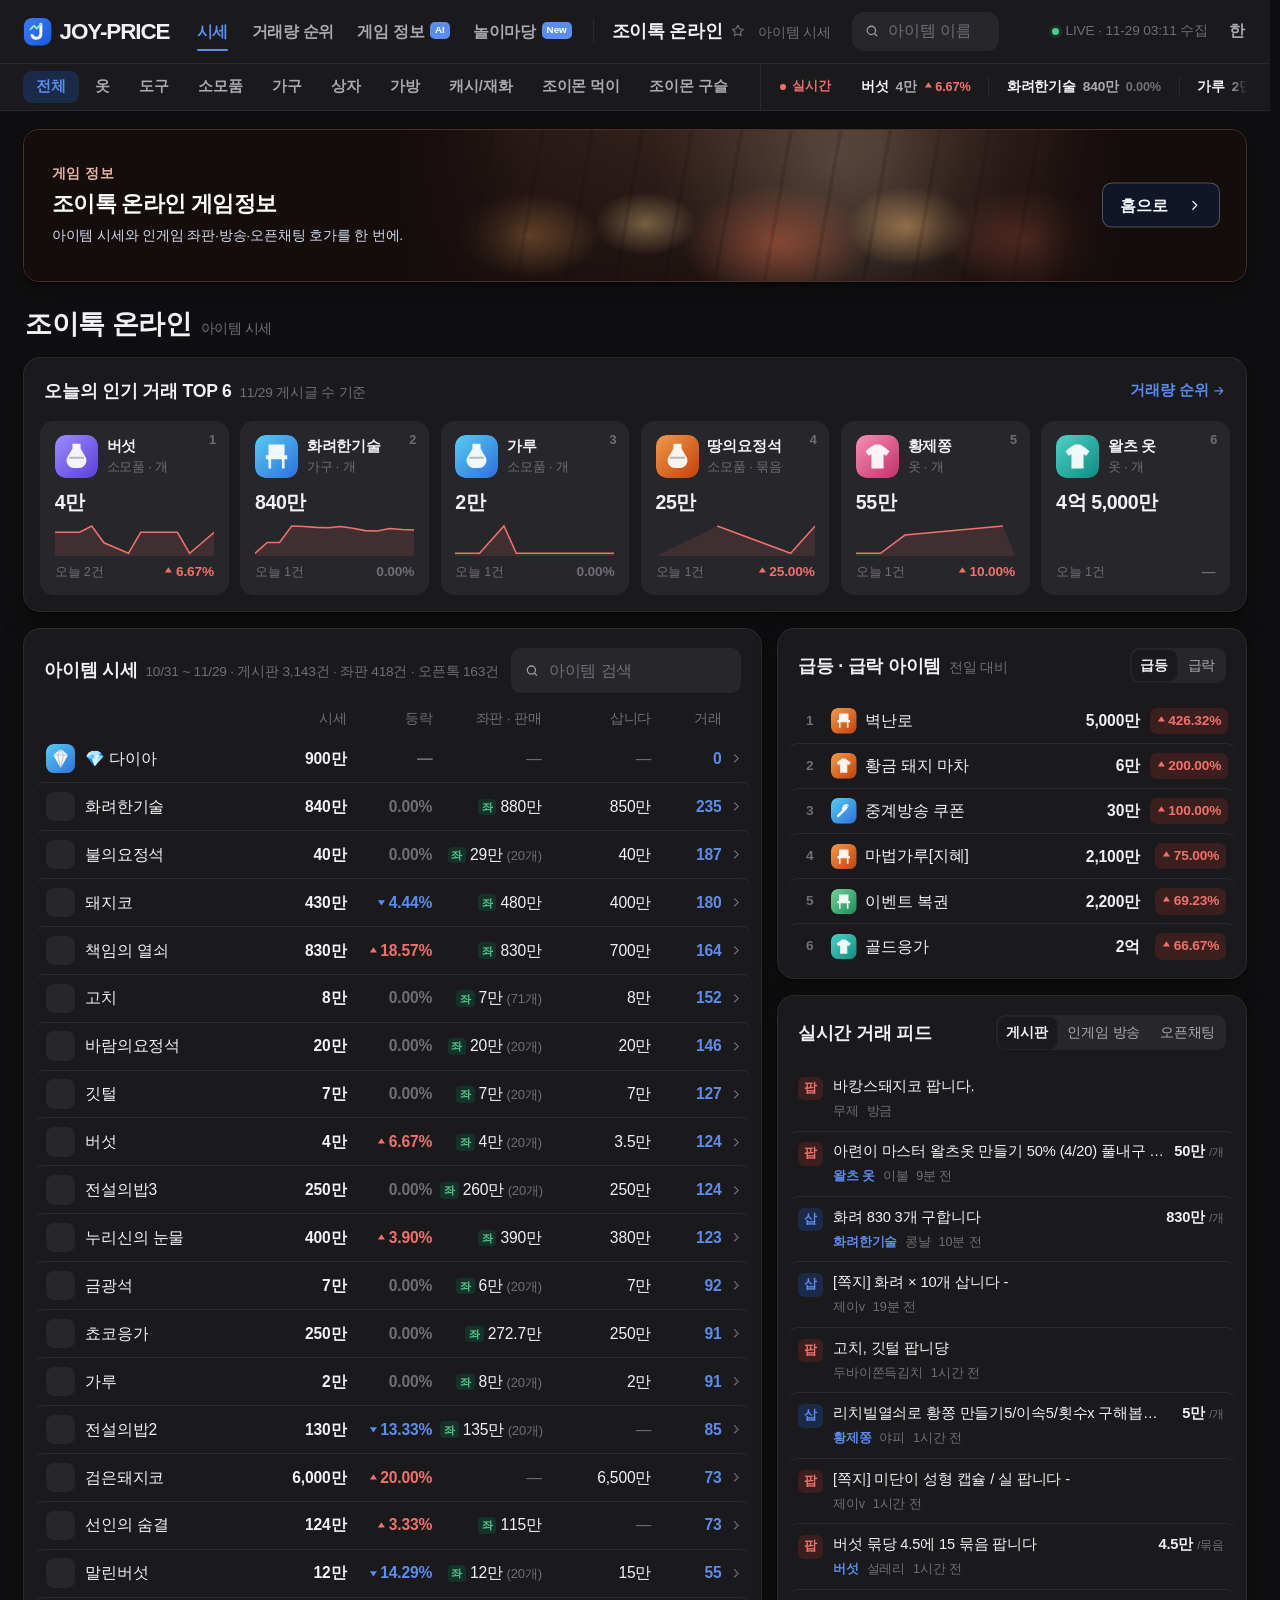
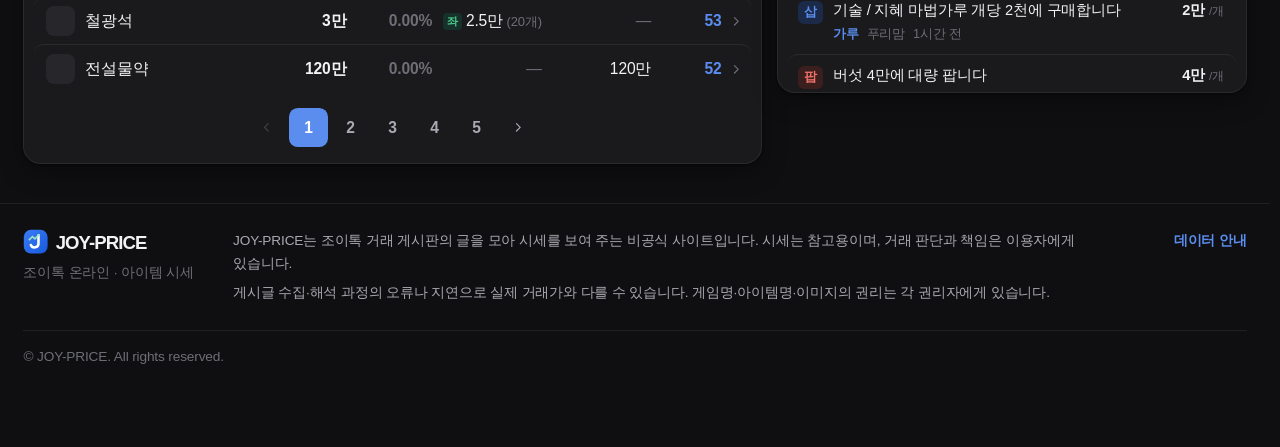
<file: index.html>
<!doctype html>
<html lang="ko" data-theme="dark">
<head>
<meta charset="UTF-8">
<meta name="viewport" content="width=device-width, initial-scale=1">
<meta name="color-scheme" content="dark light">
<title>조이톡 온라인 아이템 시세 | JOY-PRICE</title>
<meta name="description" content="조이톡 온라인 아이템 시세는 JOY-PRICE. 아이템별 시세·차트와 거래 게시글을 확인하세요.">
<link rel="icon" href="/favicon.svg" type="image/svg+xml">
<script>(function(){var r=document.documentElement;try{var t=localStorage.getItem('joyprice-theme');r.setAttribute('data-theme',t==='light'?'light':'dark');var f=Number(localStorage.getItem('joyprice-font'));var p=[85,100,115].indexOf(f)>=0?f:100;r.style.zoom=String(p*9775/1e6);}catch(e){}})();</script>
  <script type="module" crossorigin src="/assets/main-BzlOq3r5.js"></script>
  <link rel="modulepreload" crossorigin href="/assets/shell-Bnmi2tW6.js">
  <link rel="stylesheet" crossorigin href="/assets/shell-D5l5lkWN.css">
</head>
<body>
<div id="app"></div>
</body>
</html>
</file>
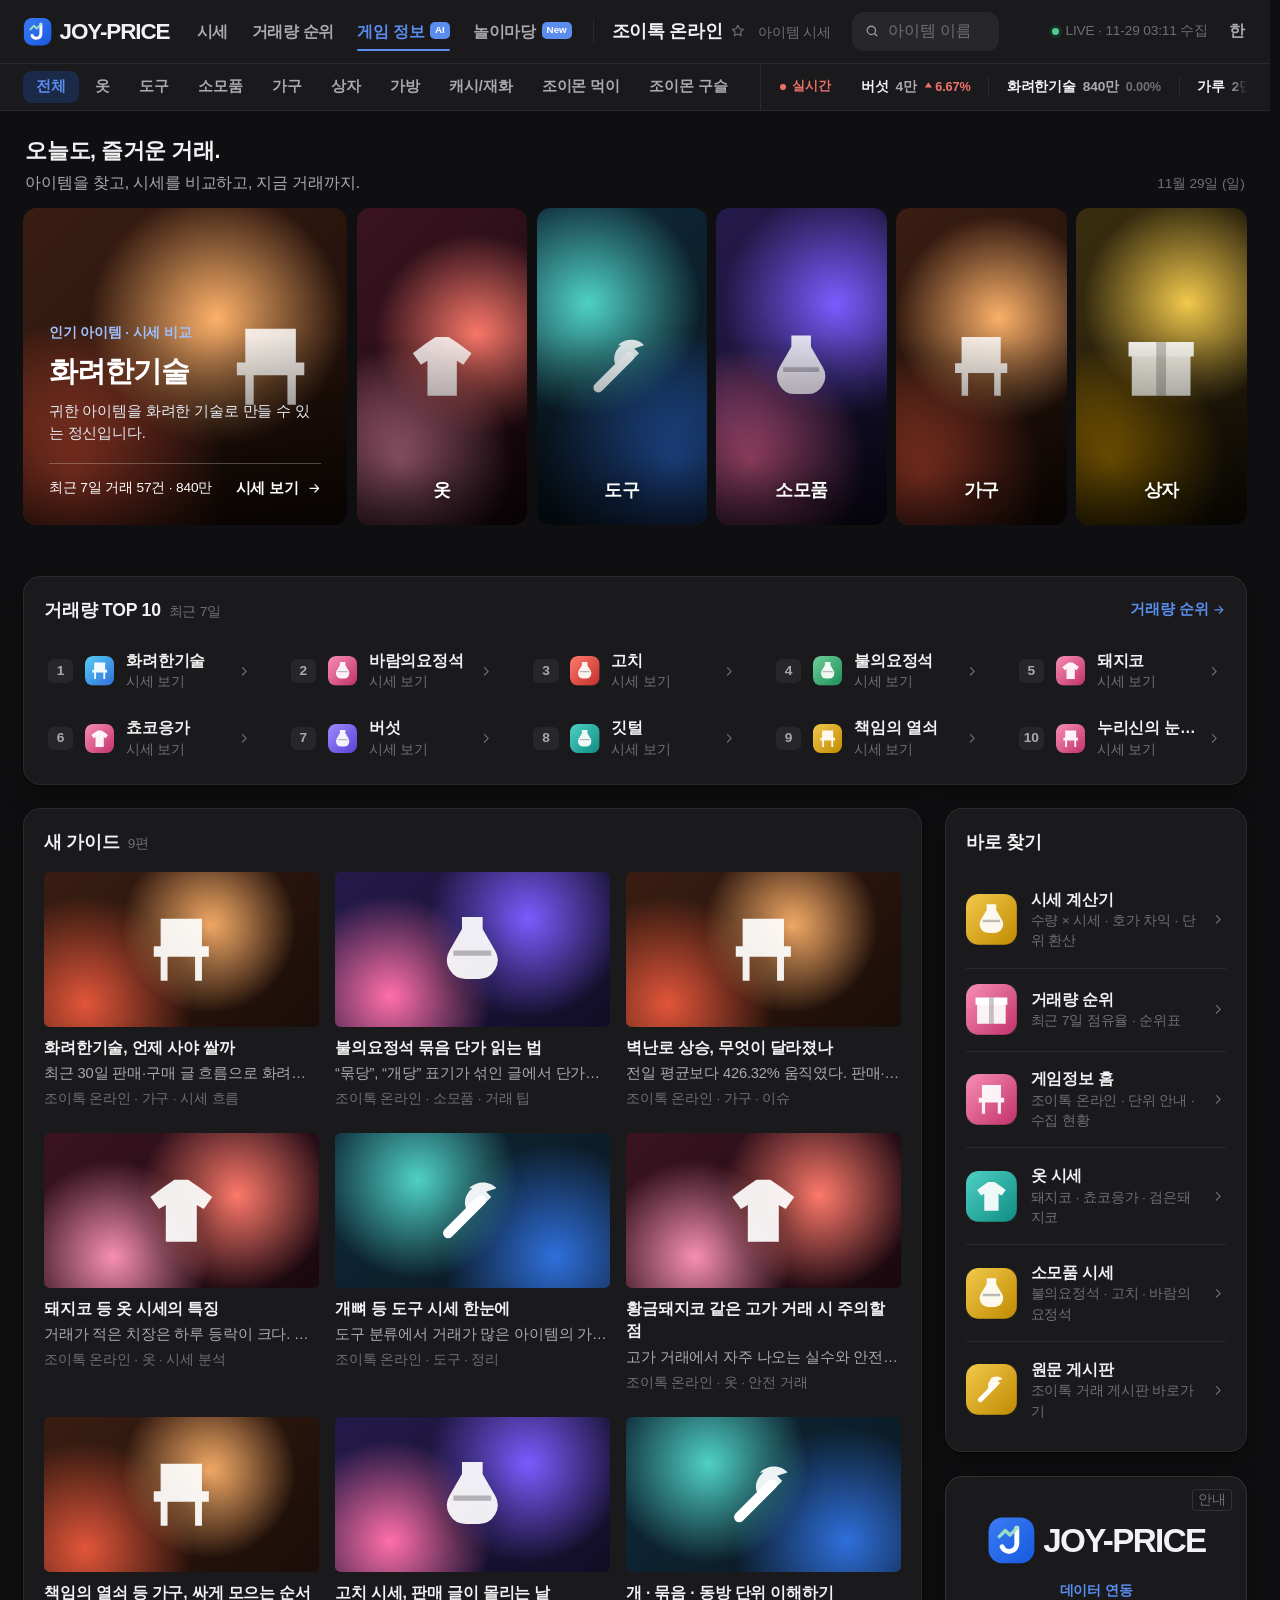
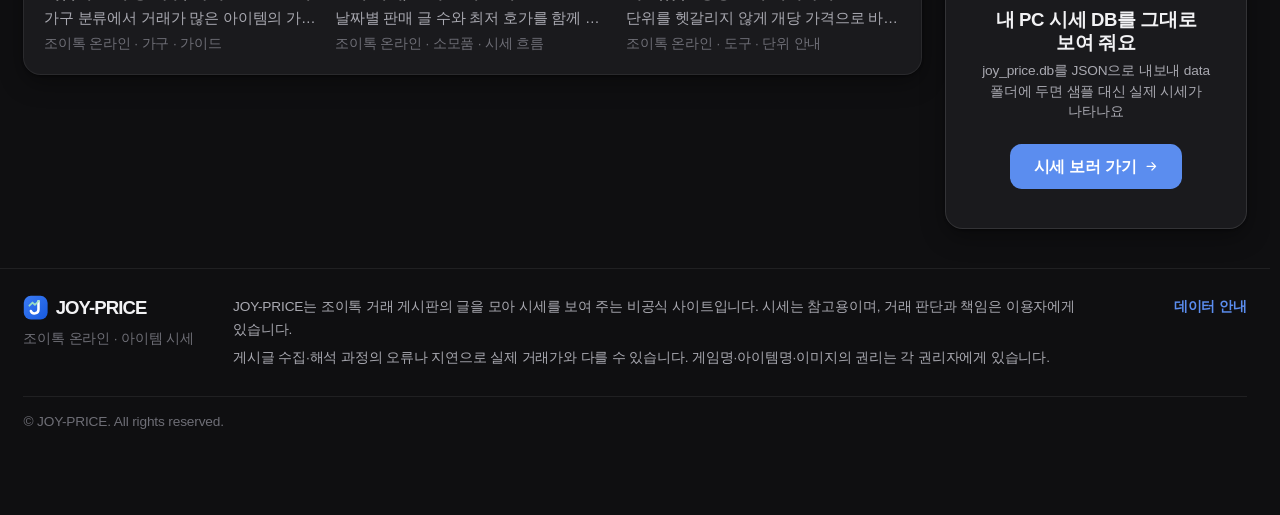
<file: info/index.html>
<!doctype html>
<html lang="ko" data-theme="dark">
<head>
<meta charset="UTF-8">
<meta name="viewport" content="width=device-width, initial-scale=1">
<meta name="color-scheme" content="dark light">
<title>게임 정보 | JOY-PRICE</title>
<meta name="description" content="조이톡 온라인 거래 가이드와 인기 아이템.">
<link rel="icon" href="/favicon.svg" type="image/svg+xml">
<script>(function(){var r=document.documentElement;try{var t=localStorage.getItem('joyprice-theme');r.setAttribute('data-theme',t==='light'?'light':'dark');var f=Number(localStorage.getItem('joyprice-font'));var p=[85,100,115].indexOf(f)>=0?f:100;r.style.zoom=String(p*9775/1e6);}catch(e){}})();</script>
  <script type="module" crossorigin src="/assets/info-BNxXwzvG.js"></script>
  <link rel="modulepreload" crossorigin href="/assets/shell-Bnmi2tW6.js">
  <link rel="modulepreload" crossorigin href="/assets/guides-BSmvJnjR.js">
  <link rel="stylesheet" crossorigin href="/assets/shell-D5l5lkWN.css">
</head>
<body>
<div id="app"></div>
</body>
</html>
</file>
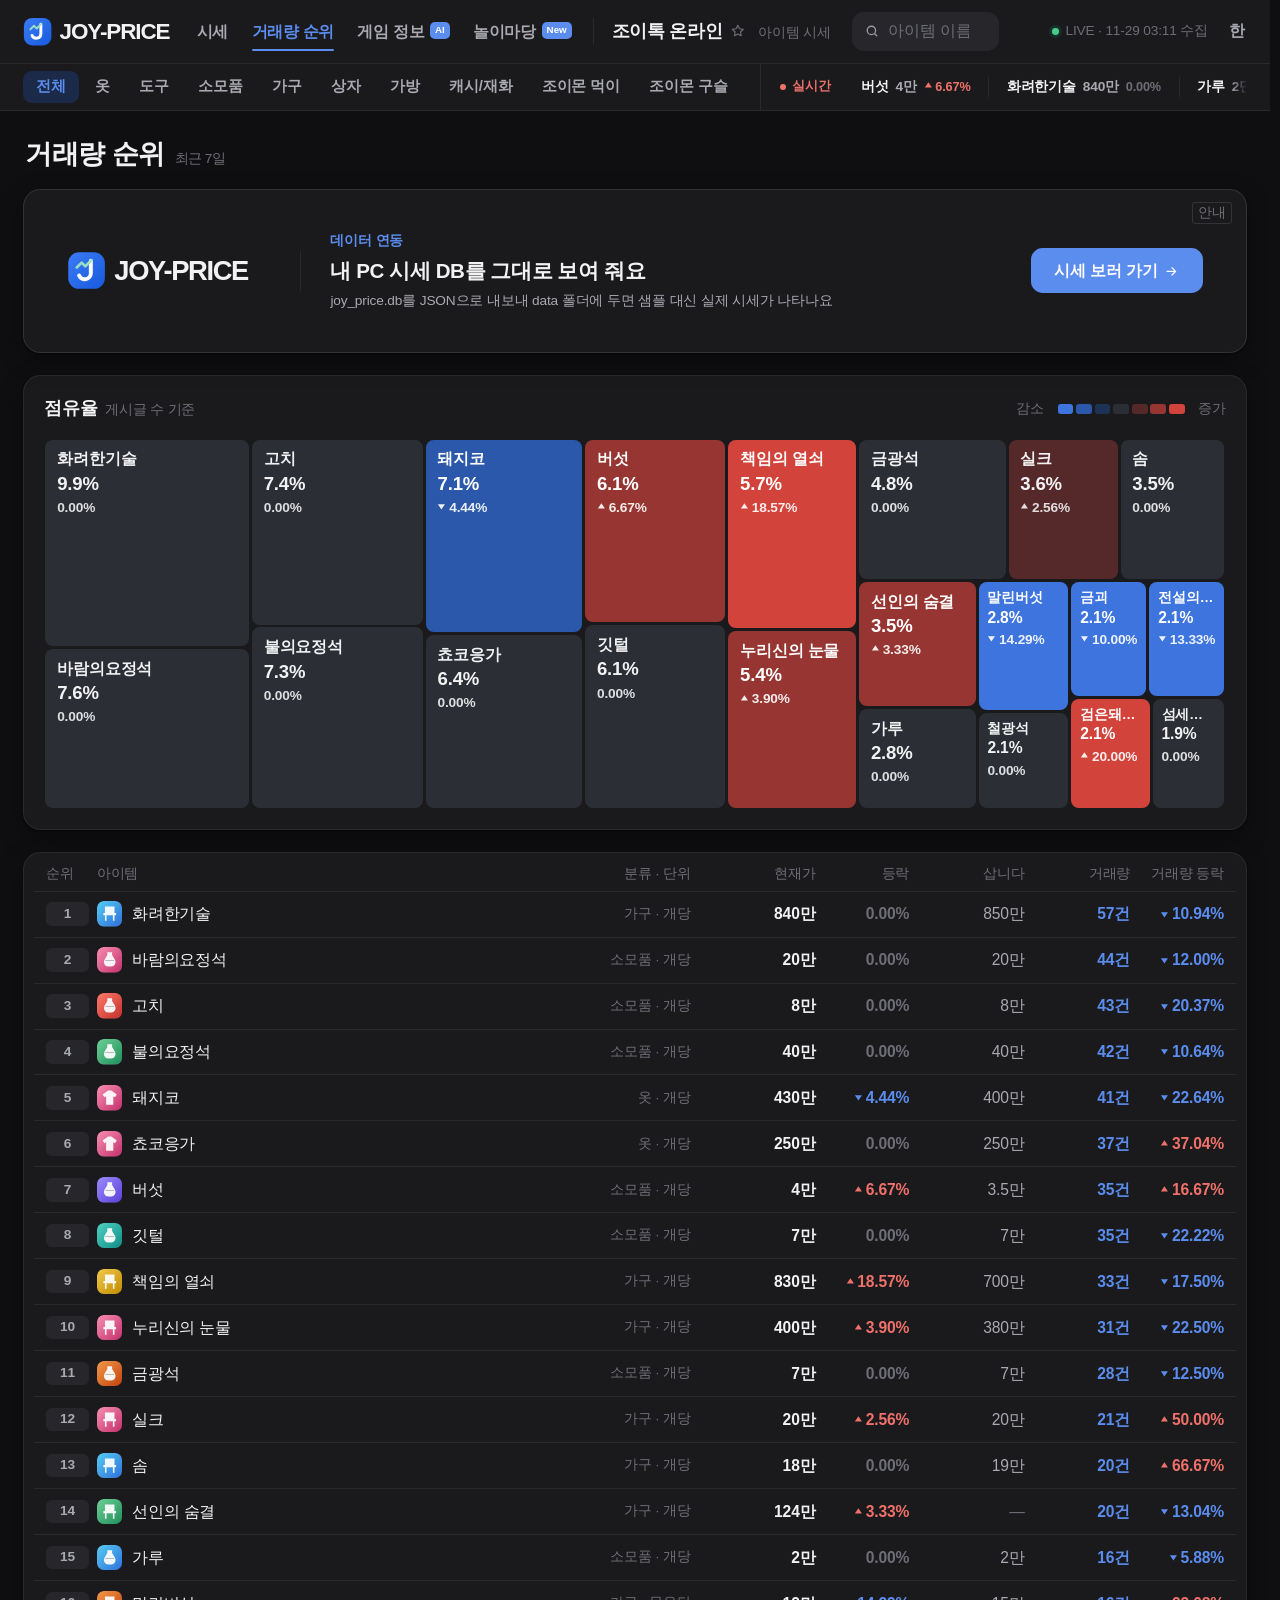
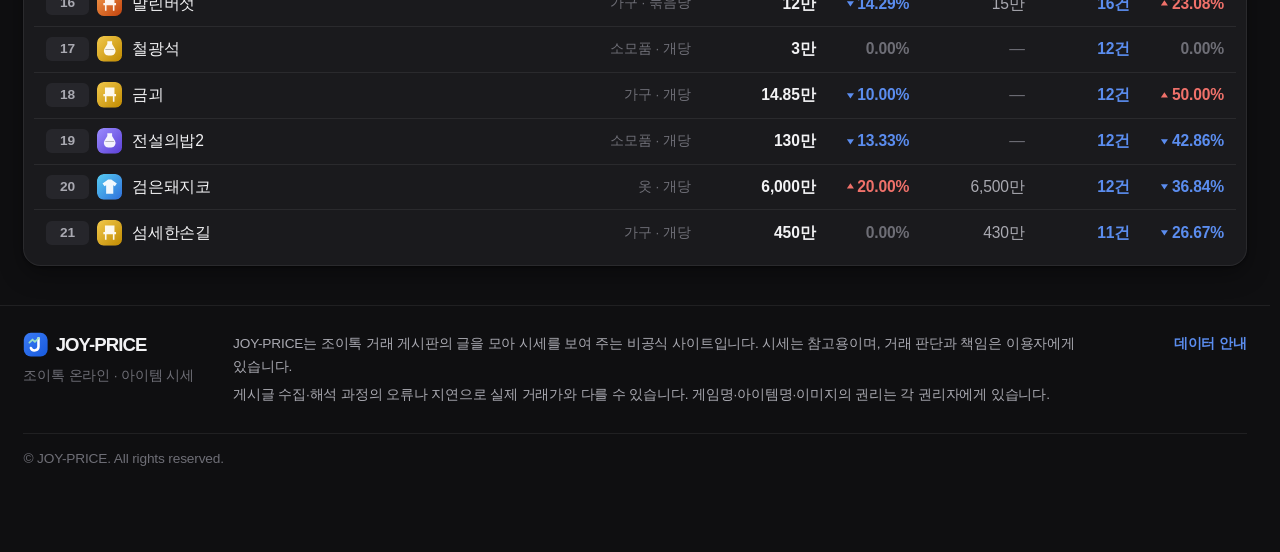
<file: rank/index.html>
<!doctype html>
<html lang="ko" data-theme="dark">
<head>
<meta charset="UTF-8">
<meta name="viewport" content="width=device-width, initial-scale=1">
<meta name="color-scheme" content="dark light">
<title>거래량 순위 | JOY-PRICE</title>
<meta name="description" content="조이톡 온라인 아이템 거래량 순위와 점유율.">
<link rel="icon" href="/favicon.svg" type="image/svg+xml">
<script>(function(){var r=document.documentElement;try{var t=localStorage.getItem('joyprice-theme');r.setAttribute('data-theme',t==='light'?'light':'dark');var f=Number(localStorage.getItem('joyprice-font'));var p=[85,100,115].indexOf(f)>=0?f:100;r.style.zoom=String(p*9775/1e6);}catch(e){}})();</script>
  <script type="module" crossorigin src="/assets/rank-DtzwnFud.js"></script>
  <link rel="modulepreload" crossorigin href="/assets/shell-Bnmi2tW6.js">
  <link rel="stylesheet" crossorigin href="/assets/shell-D5l5lkWN.css">
</head>
<body>
<div id="app"></div>
</body>
</html>
</file>
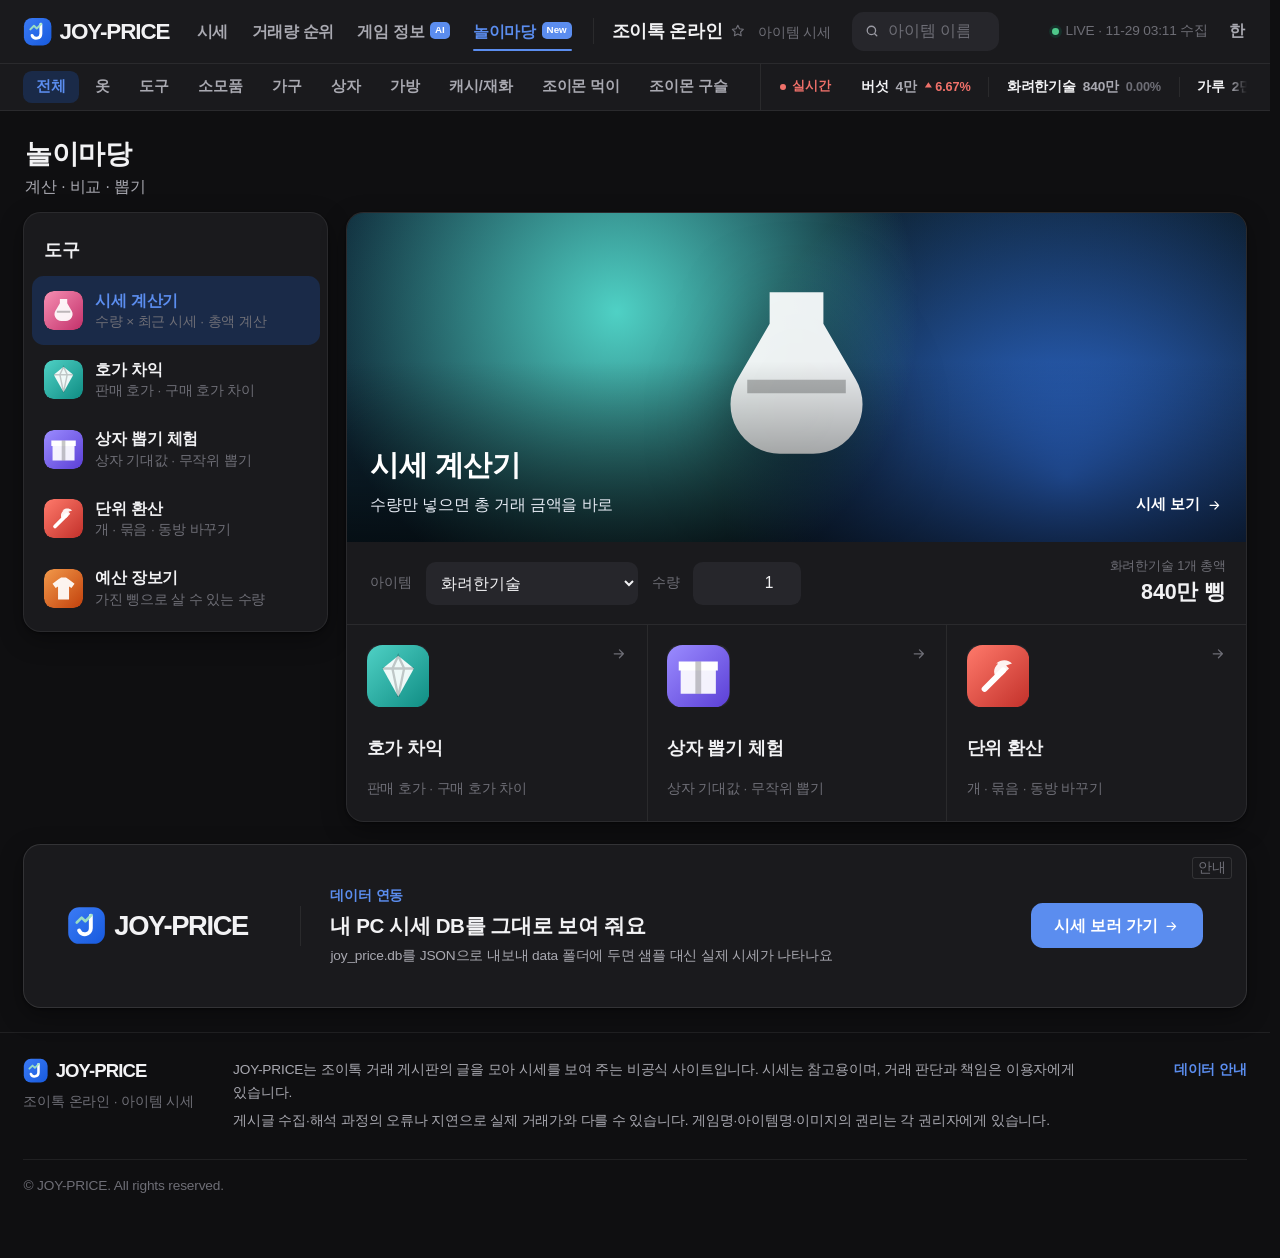
<file: info/play/index.html>
<!doctype html>
<html lang="ko" data-theme="dark">
<head>
<meta charset="UTF-8">
<meta name="viewport" content="width=device-width, initial-scale=1">
<meta name="color-scheme" content="dark light">
<title>놀이마당 | JOY-PRICE</title>
<meta name="description" content="시세 계산기, 호가 차익, 상자 뽑기 체험.">
<link rel="icon" href="/favicon.svg" type="image/svg+xml">
<script>(function(){var r=document.documentElement;try{var t=localStorage.getItem('joyprice-theme');r.setAttribute('data-theme',t==='light'?'light':'dark');var f=Number(localStorage.getItem('joyprice-font'));var p=[85,100,115].indexOf(f)>=0?f:100;r.style.zoom=String(p*9775/1e6);}catch(e){}})();</script>
  <script type="module" crossorigin src="/assets/play-DbEYZcvp.js"></script>
  <link rel="modulepreload" crossorigin href="/assets/shell-Bnmi2tW6.js">
  <link rel="stylesheet" crossorigin href="/assets/shell-D5l5lkWN.css">
</head>
<body>
<div id="app"></div>
</body>
</html>
</file>
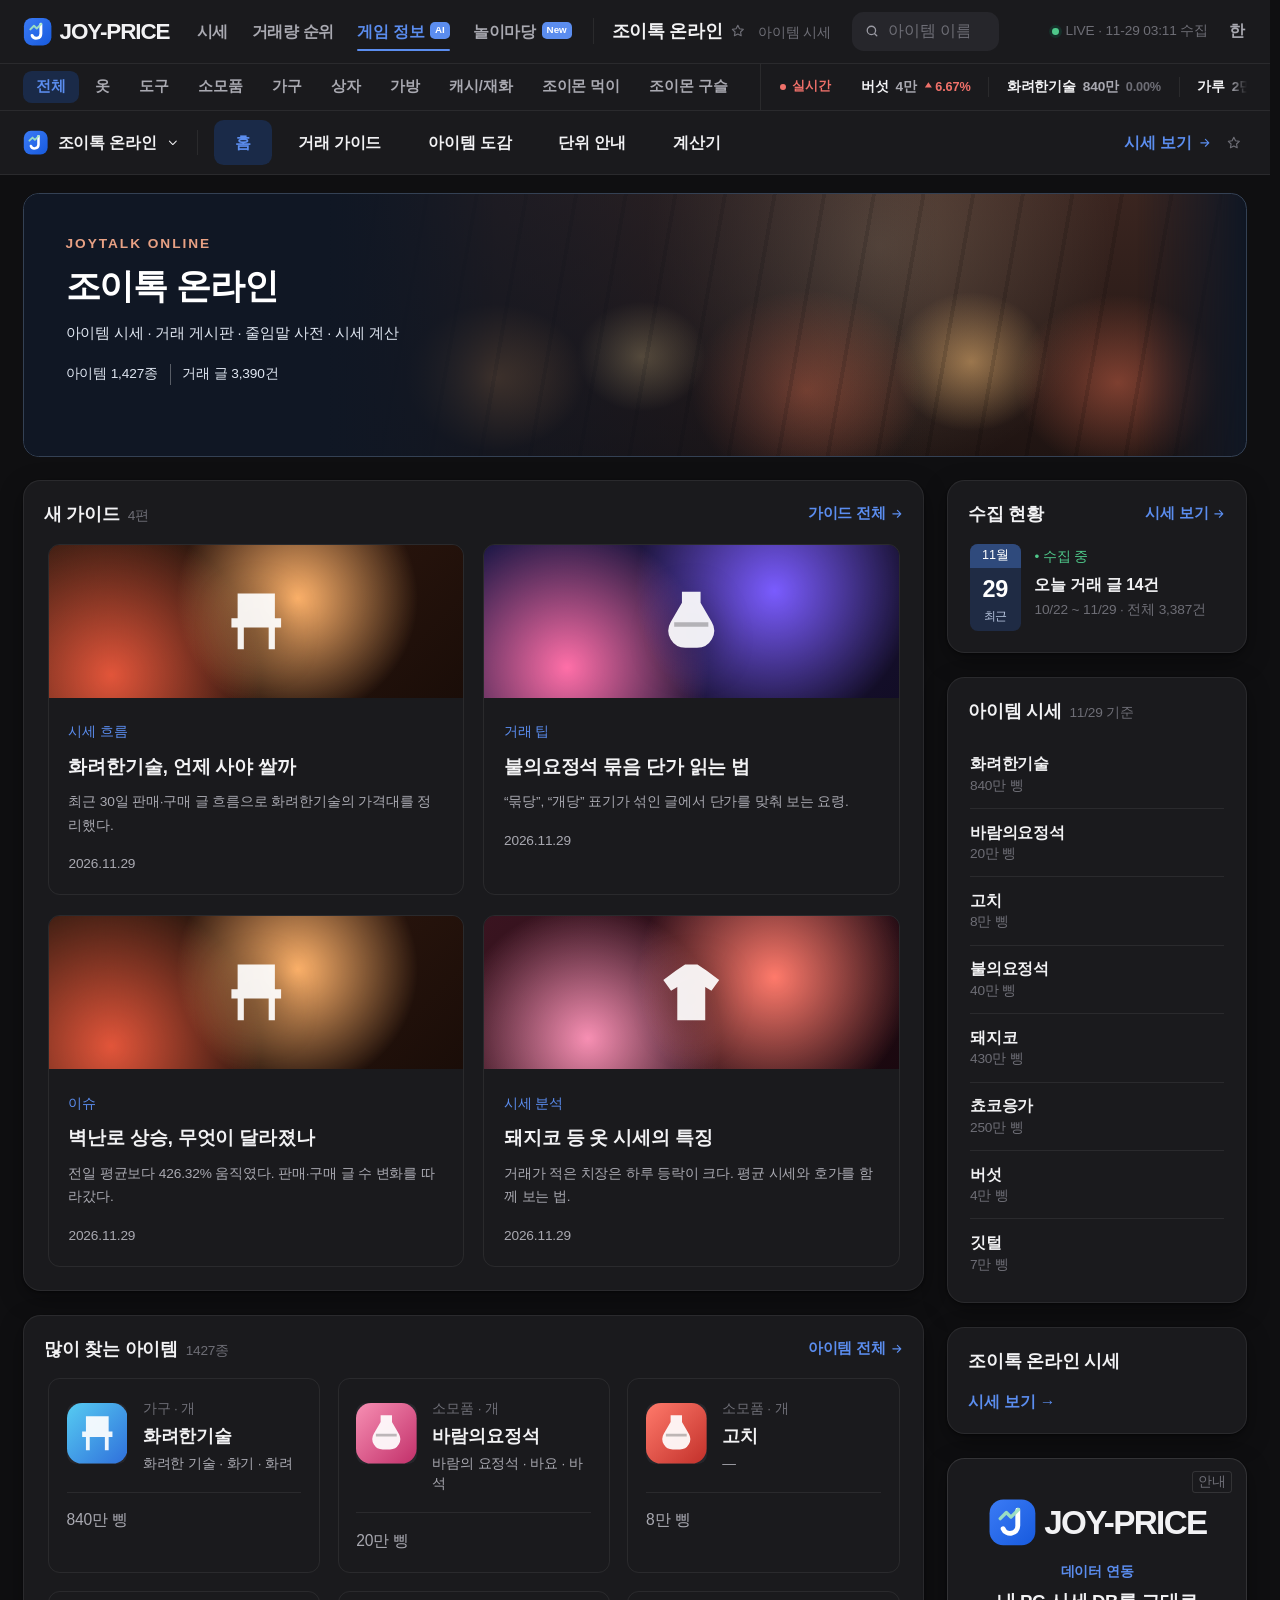
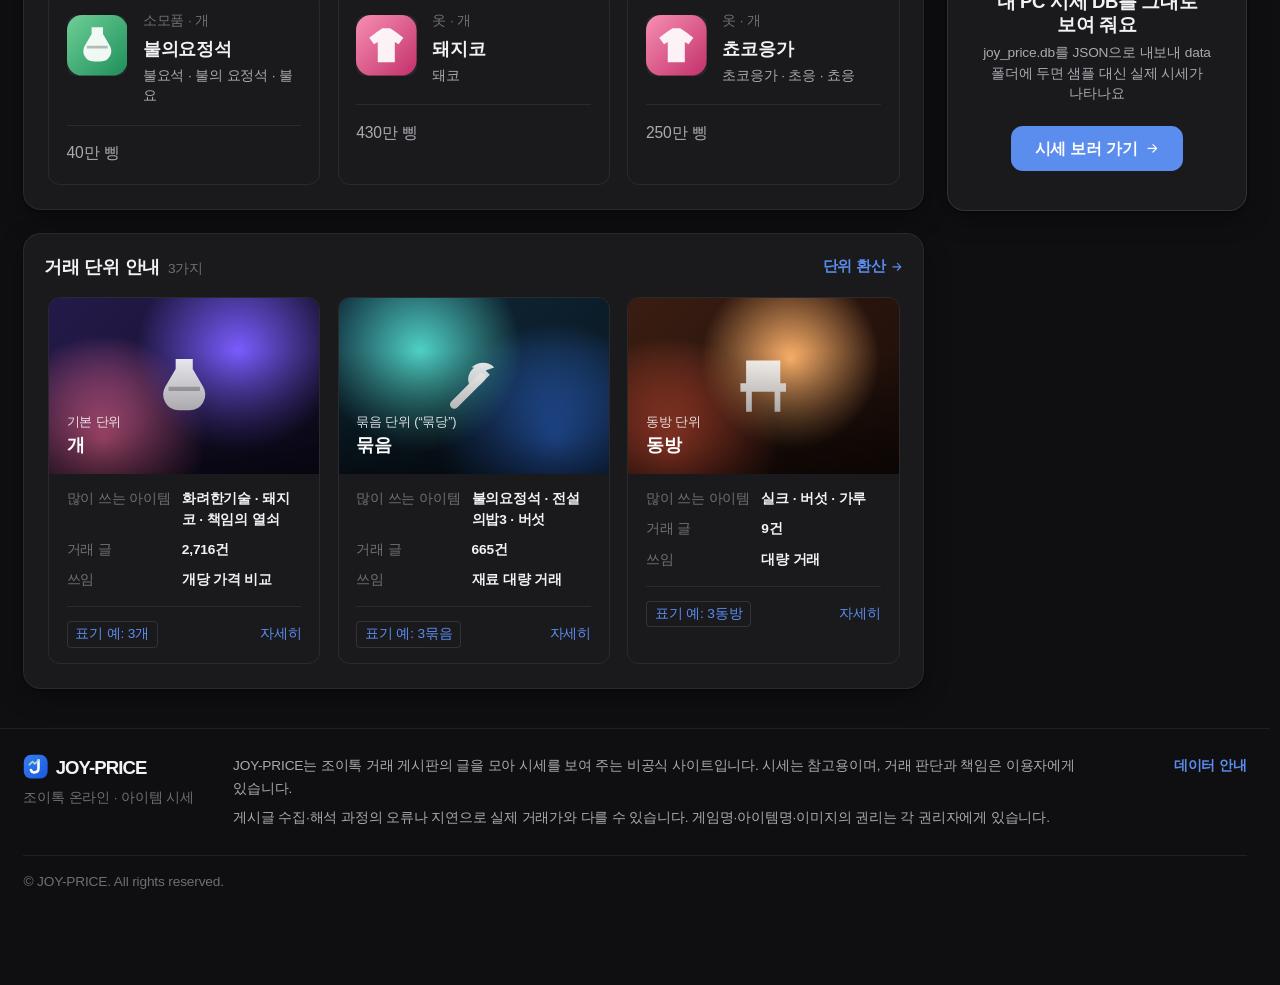
<file: info/g/%EB%94%94%EC%95%84%EB%B8%94%EB%A1%9C2_%EB%A0%88%EC%A0%80%EB%A0%89%EC%85%98/index.html>
<!doctype html><meta charset="utf-8"><meta http-equiv="refresh" content="0; url=/info/g/joytalk-online/"><link rel="canonical" href="/info/g/joytalk-online/"><title>JOY-PRICE</title><script>location.replace("/info/g/joytalk-online/")</script>
</file>
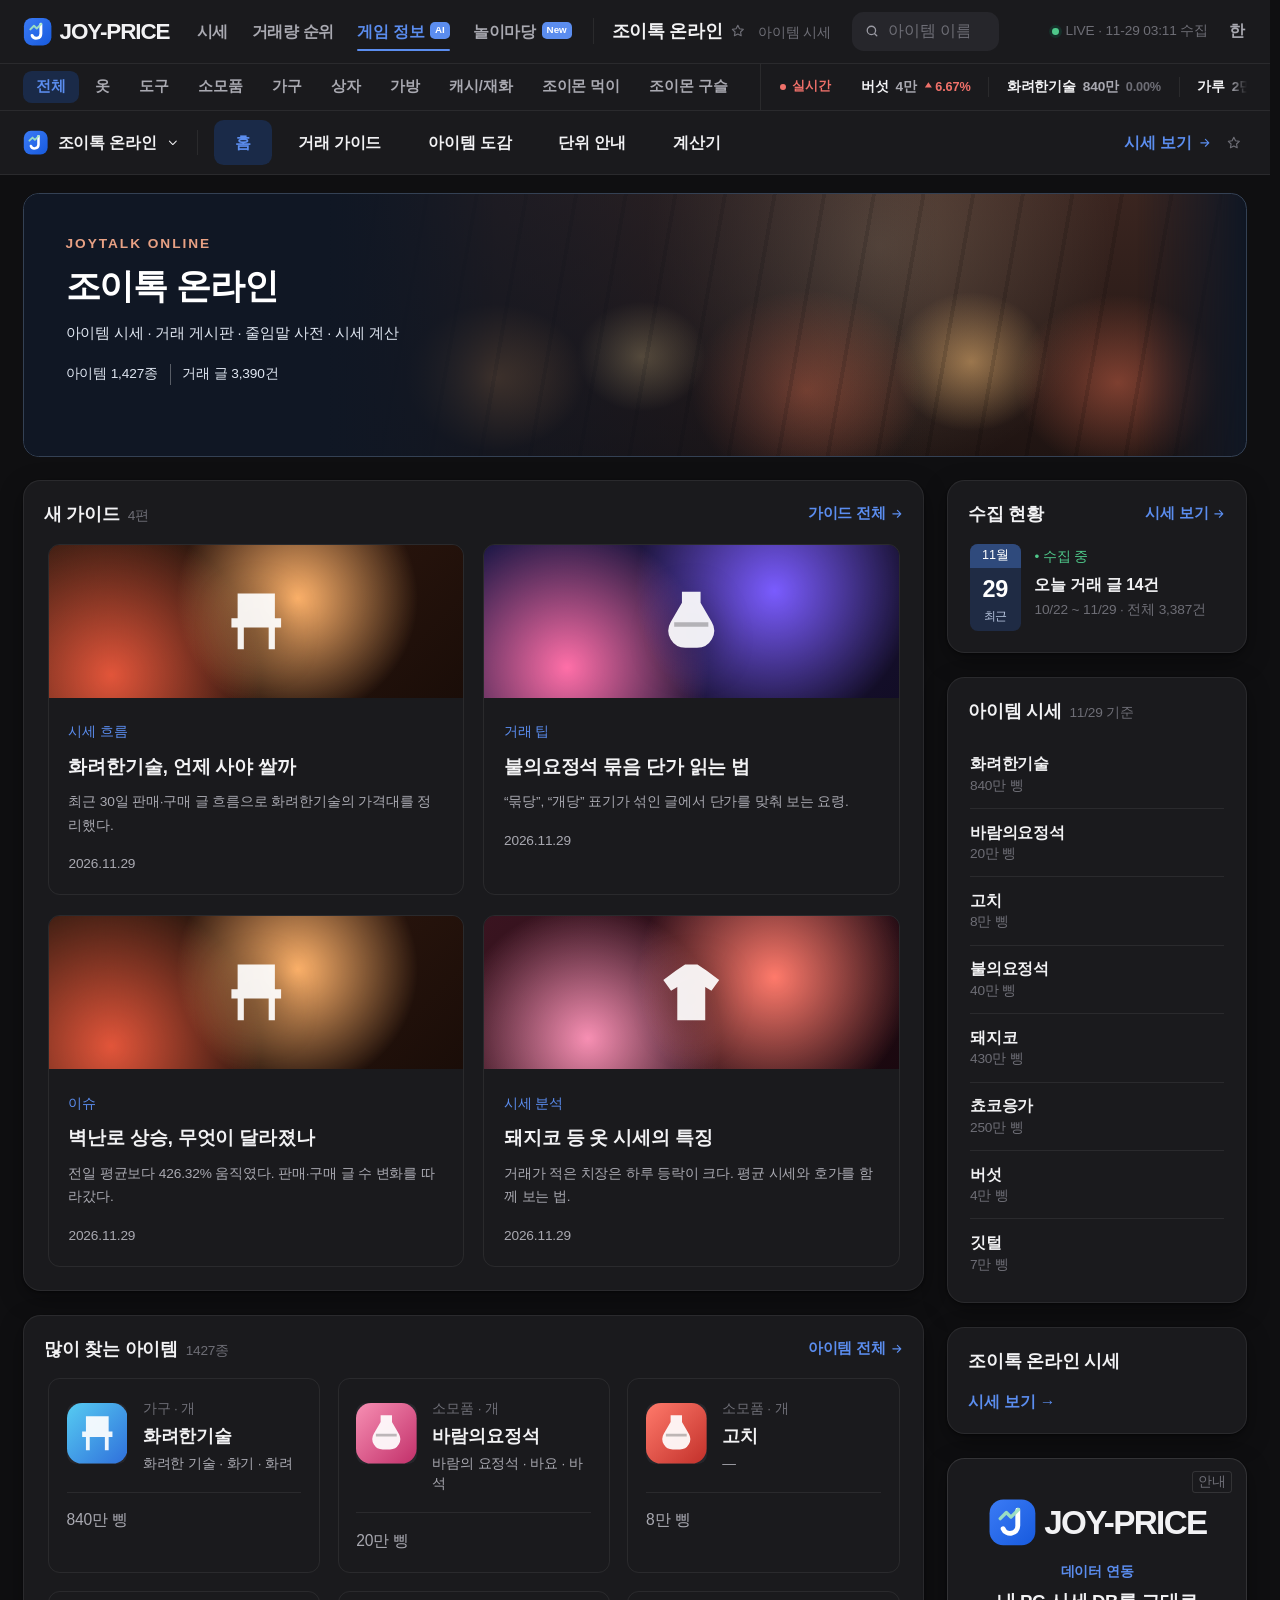
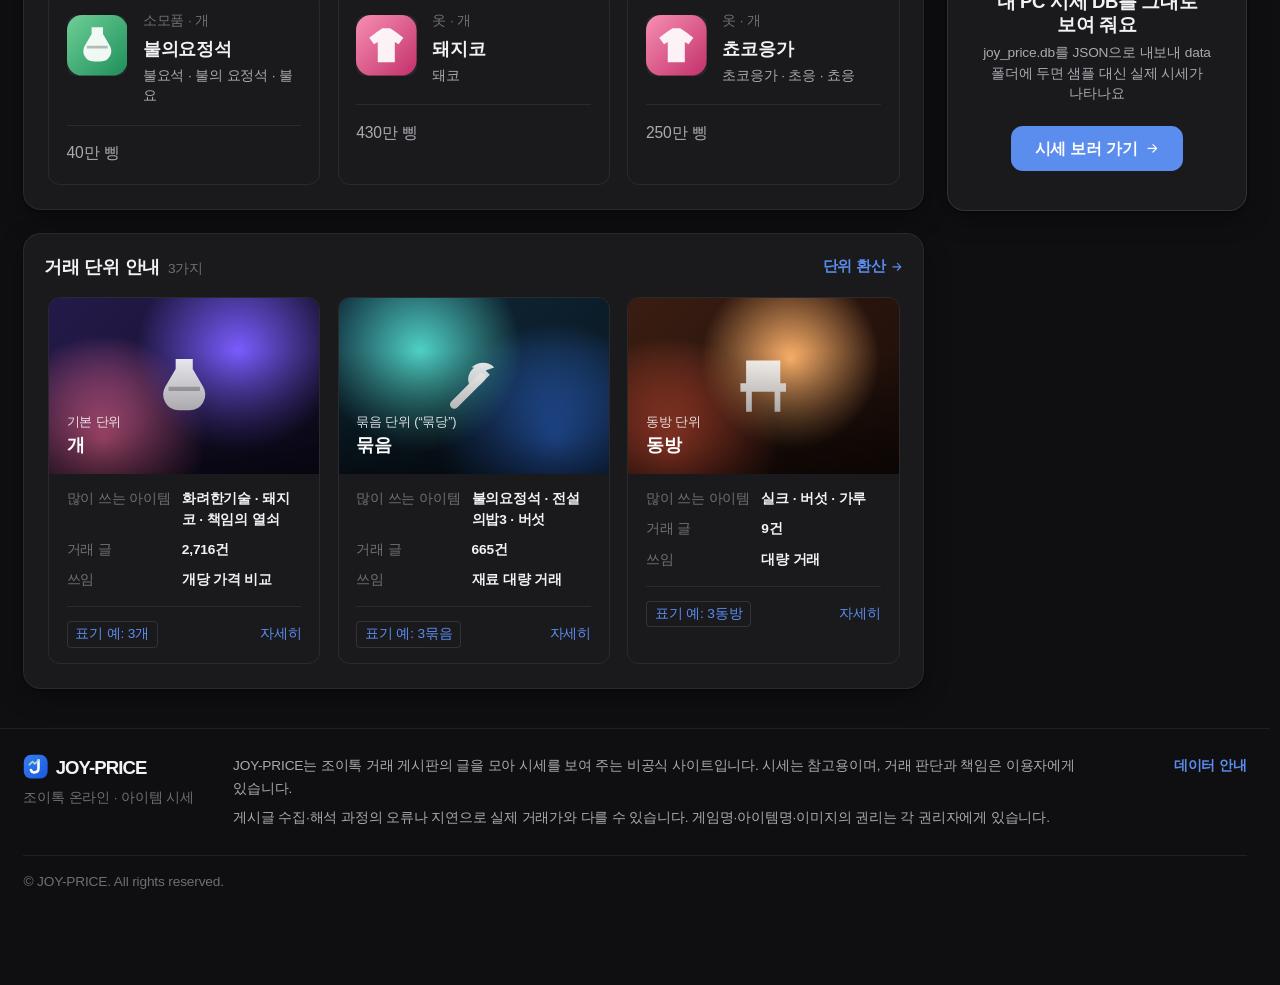
<file: info/g/joytalk-online/index.html>
<!doctype html>
<html lang="ko" data-theme="dark">
<head>
<meta charset="UTF-8">
<meta name="viewport" content="width=device-width, initial-scale=1">
<meta name="color-scheme" content="dark light">
<title>조이톡 온라인 게임정보 | JOY-PRICE</title>
<meta name="description" content="조이톡 온라인 게임정보: 가이드, 많이 찾는 아이템, 거래 단위 안내.">
<link rel="icon" href="/favicon.svg" type="image/svg+xml">
<script>(function(){var r=document.documentElement;try{var t=localStorage.getItem('joyprice-theme');r.setAttribute('data-theme',t==='light'?'light':'dark');var f=Number(localStorage.getItem('joyprice-font'));var p=[85,100,115].indexOf(f)>=0?f:100;r.style.zoom=String(p*9775/1e6);}catch(e){}})();</script>
  <script type="module" crossorigin src="/assets/game-D4K8IsHb.js"></script>
  <link rel="modulepreload" crossorigin href="/assets/shell-Bnmi2tW6.js">
  <link rel="modulepreload" crossorigin href="/assets/guides-BSmvJnjR.js">
  <link rel="stylesheet" crossorigin href="/assets/shell-D5l5lkWN.css">
</head>
<body>
<div id="app"></div>
</body>
</html>
</file>
<file: assets/shell-D5l5lkWN.css>
:root{--bg: #0F0F11;--card: #1A1A1D;--field: #26262B;--field2: #303036;--line: rgba(255,255,255,.11);--line2: rgba(255,255,255,.07);--text: #F2F2F4;--text2: #A9A9B1;--text3: #6E6E76;--blue: #5B8DEF;--blue-h: #7AA3F5;--blue-bg: #1A2A48;--blue-bg2: #22365C;--err: #F0716A;--err-bg: #3A1F1E;--ok: #4FC98B;--ok-bg: #16302A;--warn: #E0A64C;--warn-bg: #3A2E15;--up: #F0716A;--up-bg: #3A1F1E;--down: #5B8DEF;--down-bg: #1A2A48;--star: #F7BE3B;--sh: 0 1px 2px rgba(0,0,0,.4), 0 8px 24px rgba(0,0,0,.35);--sh-pop: 0 16px 48px rgba(0,0,0,.6);--hm-f: #2B2E35;--hm-u1: #55282A;--hm-u2: #963531;--hm-u3: #D2443B;--hm-d1: #1E3256;--hm-d2: #2B58AA;--hm-d3: #3D74DE;--hm-ink: #F2F2F4;--cover: #192b44;--r: 18px;--r2: 12px;--w: 1540px;color-scheme:dark}:root[data-theme=light]{--bg: #F5F5F7;--card: #FFFFFF;--field: #F2F2F5;--field2: #E9E9EE;--line: rgba(0,0,0,.09);--line2: rgba(0,0,0,.055);--text: #1D1D1F;--text2: #5F5F66;--text3: #9A9AA3;--blue: #175ADE;--blue-h: #1250C5;--blue-bg: #ECF2FE;--blue-bg2: #DCE7FC;--err: #D0342C;--err-bg: #FCEDEC;--ok: #1E8E5A;--ok-bg: #E8F5EE;--warn: #B26A00;--warn-bg: #FBF1E2;--up: #D0342C;--up-bg: #FCEDEC;--down: #175ADE;--down-bg: #ECF2FE;--star: #F5A800;--sh: 0 1px 2px rgba(0,0,0,.03), 0 8px 24px rgba(0,0,0,.05);--sh-pop: 0 12px 40px rgba(0,0,0,.14), 0 2px 6px rgba(0,0,0,.06);--hm-f: #E6E8EC;--hm-u1: #F5CDCA;--hm-u2: #E57C74;--hm-u3: #D0342C;--hm-d1: #CCDAF8;--hm-d2: #6A93E8;--hm-d3: #175ADE;--hm-ink: #1D1D1F;color-scheme:light}*{box-sizing:border-box}html{scrollbar-width:thin;scrollbar-color:var(--line) transparent;scrollbar-gutter:stable;overflow-x:hidden}::-webkit-scrollbar{width:8px;height:8px}::-webkit-scrollbar-thumb{background:var(--line);border-radius:100px}body{margin:0;background:var(--bg);color:var(--text);font-family:Pretendard,-apple-system,BlinkMacSystemFont,Apple SD Gothic Neo,Malgun Gothic,sans-serif;font-size:16px;line-height:1.5;letter-spacing:-.01em;-webkit-font-smoothing:antialiased;text-rendering:optimizeLegibility;min-height:100vh;display:flex;flex-direction:column;overflow-x:hidden}button,input,select{font:inherit;color:inherit;letter-spacing:inherit}button{cursor:pointer;border:0;background:none;padding:0}a{color:inherit;text-decoration:none}b,strong{font-weight:600}[hidden]{display:none!important}.dim{color:var(--text3)}.up{color:var(--up)}.down{color:var(--down)}.flat{color:var(--text3)}.num{font-variant-numeric:tabular-nums}#app{flex:1;width:100%}header.top{position:sticky;top:0;z-index:50;background:var(--card);border-bottom:1px solid var(--line2);line-height:1.5}.top-in{max-width:var(--w);margin:0 auto;padding:8px 24px;min-height:64px;display:flex;align-items:center;gap:22px}.brand{display:flex;align-items:center;gap:7px;flex:none}.brand .logo-mark{width:30px;height:30px;display:block}.brand span{font-size:23px;font-weight:800;letter-spacing:-.05em;line-height:1;color:var(--text);padding-top:2px}.gnav{display:flex;align-items:center;align-self:stretch;gap:24px;flex:none;margin:0 0 0 6px;white-space:nowrap}.gnav a{position:relative;display:flex;align-items:center;gap:6px;min-height:44px;font-size:16px;font-weight:600;color:var(--text2);letter-spacing:-.02em}.gnav a:hover,.gnav a.on{color:var(--blue)}.gnav a.on:after{content:"";position:absolute;bottom:2px;left:0;right:0;height:2px;background:var(--blue);border-radius:2px}.nav-new{display:inline-flex;align-items:center;height:17px;padding:0 5px;border-radius:5px;background:var(--blue);color:#fff;font-size:10px;font-weight:700;line-height:1;letter-spacing:0;transform:translateY(-1px)}.cur{display:flex;align-items:baseline;gap:8px;min-width:0;flex:none;padding-left:18px;border-left:1px solid var(--line2)}.cur b{font-size:18px;font-weight:700;letter-spacing:-.015em;white-space:nowrap}.cur small{font-size:14px;color:var(--text3);white-space:nowrap}.fav-btn{flex:none;width:26px;height:26px;display:inline-flex;align-items:center;justify-content:center;border-radius:8px;color:var(--text3);align-self:center;margin-left:-6px}.fav-btn svg{width:16px;height:16px;fill:none}.fav-btn:hover{background:var(--field2);color:var(--text2)}.fav-btn.on{color:var(--star)}.fav-btn.on svg{fill:currentColor}.gsearch{position:relative;flex:1;max-width:320px;min-width:150px;margin-left:auto}.gsearch input,.picker-search input{width:100%;height:40px;padding:0 14px 0 36px;background:var(--field);border:1px solid transparent;border-radius:var(--r2);font-size:16px;outline:none;transition:box-shadow .15s,border-color .15s,background-color .15s}.gsearch input:focus,.picker-search input:focus{border-color:var(--blue);box-shadow:0 0 0 3px var(--blue-bg);background:var(--card)}.gsearch input::placeholder,.picker-search input::placeholder,.search input::placeholder{color:var(--text3)}.gsearch:before,.picker-search:before,.search:before{content:"";position:absolute;left:13px;top:13px;width:14px;height:14px;pointer-events:none;z-index:1;background:url("data:image/svg+xml;utf8,<svg xmlns='http://www.w3.org/2000/svg' viewBox='0 0 24 24' fill='none' stroke='%239A9AA3' stroke-width='2.2' stroke-linecap='round'><circle cx='11' cy='11' r='7'/><path d='M20 20l-3.5-3.5'/></svg>") no-repeat center/contain}.menu{position:absolute;left:0;top:48px;width:440px;max-width:calc(100vw - 48px);max-height:min(600px,70vh);overflow:auto;background:var(--card);border:1px solid var(--line2);border-radius:14px;box-shadow:var(--sh-pop);z-index:60;padding:8px}.menu .mh{padding:6px 6px 6px 10px;font-size:14px;color:var(--text3);font-weight:500;display:flex;justify-content:space-between;align-items:center}.menu .hint{font-size:13px}.mi{display:flex;align-items:center;gap:10px;padding:8px 10px;border-radius:9px;cursor:pointer}.mi:hover{background:var(--field)}.mi.on{background:var(--blue-bg)}.mi b{flex:1;min-width:0;font-size:16px;font-weight:500;white-space:nowrap;overflow:hidden;text-overflow:ellipsis}.mi.on b{color:var(--blue);font-weight:600}.mi small{font-size:14px;color:var(--text3);white-space:nowrap}.mi .p{font-size:15px;font-weight:600;white-space:nowrap;min-width:76px;text-align:right;font-variant-numeric:tabular-nums}.mi .chg{min-width:62px;text-align:right;font-size:14px}.top-act{display:flex;align-items:center;gap:10px;flex:none;margin-left:16px}.upd{font-size:14px;color:var(--text3);white-space:nowrap;font-variant-numeric:tabular-nums;display:inline-flex;align-items:center;justify-content:flex-end;gap:7px;margin-right:4px;min-width:176px}.upd i{width:7px;height:7px;border-radius:50%;background:var(--text3);opacity:.6}.upd i.live{background:var(--ok);opacity:1;box-shadow:0 0 0 3px var(--ok-bg);animation:pulse 2.4s ease-in-out infinite}.upd i.sample{background:var(--warn);opacity:1;box-shadow:0 0 0 3px var(--warn-bg)}@keyframes pulse{0%,to{box-shadow:0 0 0 3px var(--ok-bg)}50%{box-shadow:0 0 0 6px transparent}}.icon{width:32px;height:32px;border-radius:50%;display:inline-flex;align-items:center;justify-content:center;color:var(--text2);flex:none}.icon:hover{background:var(--field);color:var(--text)}.icon svg{width:17px;height:17px}.icon .sun{display:none}:root:not([data-theme=light]) .icon .sun{display:block}:root:not([data-theme=light]) .icon .moon{display:none}.fsz{position:relative;flex:none}.fsz>.icon{font-size:16px;font-weight:700;line-height:1}.fsz>.icon[aria-expanded=true]{background:var(--field);color:var(--text)}.fsz-pop{position:absolute;top:calc(100% + 8px);right:0;z-index:60;display:flex;flex-direction:column;gap:0;padding:6px;min-width:212px;background:var(--card);border:1px solid var(--line);border-radius:12px;box-shadow:var(--sh-pop)}.lp-list{display:flex;flex-direction:column;gap:2px}.lp-lang{height:44px;padding:0 10px;display:flex;align-items:center;justify-content:space-between;gap:12px;border-radius:8px;font-size:16px;font-weight:500;color:var(--text2)}.lp-lang:hover{background:var(--field);color:var(--text)}.lp-lang svg{width:16px;height:16px;color:var(--blue);visibility:hidden}.lp-lang.on{color:var(--text);font-weight:700}.lp-lang.on svg{visibility:visible}.lp-font{display:flex;align-items:center;justify-content:space-between;gap:8px;margin-top:6px;padding:6px 0 0 10px;border-top:1px solid var(--line2)}.lp-font>span{font-size:14px;color:var(--text3)}.lp-step{display:flex;align-items:center;gap:2px}.lp-step button{width:32px;height:32px;border-radius:8px;font-size:18px;font-weight:600;color:var(--text2)}.lp-step button:hover{background:var(--field);color:var(--text)}.lp-step b{min-width:54px;text-align:center;font-size:14px;font-weight:700}.game-switch{display:none;align-items:center;justify-content:center;gap:8px;flex:none;height:40px;padding:0 13px;border-radius:var(--r2);color:var(--text2);background:var(--field)}.game-switch svg{width:20px;height:20px}.game-switch>span{display:none}.sub-bar{border-top:1px solid var(--line2)}.sub-in{max-width:var(--w);margin:0 auto;padding:0 24px;height:48px;display:flex;align-items:center;gap:20px}.cats{display:flex;align-items:center;gap:4px;flex:none;overflow-x:auto;scrollbar-width:none}.cats::-webkit-scrollbar{display:none}.cats button{height:32px;padding:0 13px;border-radius:9px;font-size:15px;font-weight:600;color:var(--text2);white-space:nowrap;transition:background-color .12s,color .12s}.cats button:hover{background:var(--field);color:var(--text)}.cats button.on{background:var(--blue-bg);color:var(--blue)}.ticker{flex:1;min-width:0;display:flex;align-items:center;gap:12px;height:100%;padding-left:20px;border-left:1px solid var(--line2)}.tk-lbl{flex:none;display:inline-flex;align-items:center;gap:6px;font-size:13px;font-weight:700;color:var(--up);letter-spacing:.02em}.tk-lbl i{width:6px;height:6px;border-radius:50%;background:var(--up);animation:blink 1.4s ease-in-out infinite}@keyframes blink{50%{opacity:.25}}.tk-view{flex:1;min-width:0;overflow:hidden;-webkit-mask-image:linear-gradient(90deg,transparent,#000 4%,#000 96%,transparent);mask-image:linear-gradient(90deg,transparent,#000 4%,#000 96%,transparent)}.tk-track{display:flex;width:max-content;animation:tick var(--tk-dur, 60s) linear infinite}.ticker:hover .tk-track{animation-play-state:paused}.tk-run{display:flex;flex:none}.tk{display:inline-flex;align-items:baseline;gap:7px;padding:0 18px;font-size:14px;white-space:nowrap;font-variant-numeric:tabular-nums;border-right:1px solid var(--line2)}.tk b{font-weight:600;color:var(--text)}.tk .p{color:var(--text2);font-weight:600}.tk:hover b{color:var(--blue)}.tk .chg{font-size:13px}@keyframes tick{to{transform:translate(-50%)}}.game-picker{width:min(420px,calc(100% - 28px));max-height:82dvh;margin:auto;padding:16px;border:1px solid var(--line2);border-radius:14px;background:var(--card);color:var(--text);box-shadow:var(--sh-pop);overflow:hidden}.game-picker[open]{display:flex;flex-direction:column;gap:12px}.game-picker::backdrop{background:#0f172a73}.picker-hd{display:flex;align-items:center;justify-content:space-between}.picker-hd h2{margin:0;font-size:20px;font-weight:600}.picker-search{position:relative}.picker-search input{height:46px}.picker-search:before{top:16px}.picker-list{overflow:auto;min-height:0;padding:3px}.game-choice{display:flex;align-items:center;gap:12px;padding:10px 12px;border-radius:10px}.game-choice:hover{background:var(--field)}.game-choice.on{background:var(--blue-bg)}.game-choice .no{width:28px;height:24px;border-radius:6px;background:var(--field);color:var(--text2);display:inline-flex;align-items:center;justify-content:center;font-size:14px;font-weight:600;flex:none}.game-choice b{flex:1;font-weight:500;white-space:nowrap;overflow:hidden;text-overflow:ellipsis}.game-choice.on b,.game-choice.on small{color:var(--blue)}.game-choice small{font-size:14px;color:var(--text3);white-space:nowrap}.wrap{max-width:var(--w);margin:0 auto;padding:18px 24px 40px}.card{background:var(--card);border:1px solid var(--line2);border-radius:var(--r);box-shadow:var(--sh);display:flex;flex-direction:column;min-width:0}.card-hd{display:flex;align-items:center;justify-content:space-between;gap:12px;padding:20px 20px 16px;min-height:64px}.card-hd h2{font-size:18px;line-height:1.4;font-weight:600;margin:0;letter-spacing:-.012em;white-space:nowrap}.card-hd h2 small{font-size:14px;color:var(--text3);font-weight:500;margin-left:8px}.card-hd .more{font-size:15px;font-weight:600;color:var(--blue);display:inline-flex;align-items:center;gap:4px;white-space:nowrap}.card-hd .more svg{width:14px;height:14px}.card-bd{padding:0 10px 10px;flex:1;min-height:0}.empty{padding:34px 20px;text-align:center;color:var(--text3);font-size:16px}.page-hd{padding:6px 2px 14px}.page-hd h1{font-size:28px;line-height:1.4;font-weight:700;margin:0;letter-spacing:-.02em;display:flex;align-items:baseline;gap:10px;flex-wrap:wrap}.page-hd h1 small{font-size:14px;font-weight:500;color:var(--text3)}.page-hd p{margin:2px 0 0;color:var(--text2);font-size:16px}.chg{font-weight:600;font-variant-numeric:tabular-nums;white-space:nowrap}.chg svg{width:9px;height:9px;margin-right:3px;vertical-align:1px}.seg{display:inline-flex;background:var(--field);padding:3px;border-radius:10px;gap:2px}.seg button{padding:0 12px;height:40px;border-radius:8px;font-size:16px;font-weight:500;color:var(--text2);white-space:nowrap;transition:background-color .15s,color .15s}.seg button.on{background:var(--card);color:var(--text);box-shadow:0 1px 3px #0000001a;font-weight:600}.seg.sm{padding:2px}.seg.sm button{padding:0 9px;height:32px;font-size:14px}.search{position:relative;flex:1;min-width:140px;max-width:300px}.search:before{left:14px;top:50%;width:15px;height:15px;transform:translateY(-50%)}.search input{width:100%;height:46px;padding:0 14px 0 38px;background:var(--field);border:1px solid transparent;border-radius:10px;font-size:16px;outline:none}.search input:focus{border-color:var(--blue);box-shadow:0 0 0 3px var(--blue-bg);background:var(--card)}.btn{display:inline-flex;align-items:center;justify-content:center;gap:7px;height:44px;padding:0 20px;border-radius:12px;background:var(--blue);color:#fff;font-size:16px;font-weight:600;white-space:nowrap}.btn:hover{background:var(--blue-h)}.btn svg{width:15px;height:15px}.tag{display:inline-flex;align-items:center;height:24px;padding:0 7px;border-radius:6px;background:var(--field);color:var(--text2);font-size:14px;font-weight:600;white-space:nowrap}.badge{display:inline-flex;align-items:center;justify-content:center;min-width:26px;height:24px;padding:0 6px;border-radius:6px;font-size:13px;font-weight:700;letter-spacing:0;flex:none}.badge.SELL{background:var(--up-bg);color:var(--up)}.badge.BUY{background:var(--down-bg);color:var(--down)}.badge.DONE{background:var(--ok-bg);color:var(--ok)}.ic{width:30px;height:30px;border-radius:8px;flex:none;display:inline-flex;overflow:hidden;background:var(--field)}.ic svg,.ic img,.ic i{width:100%;height:100%;display:block;object-fit:contain}.ic i svg{width:100%;height:100%}.ic.sm{width:26px;height:26px;border-radius:7px}.ic.lg{width:44px;height:44px;border-radius:11px}.ic.xl{width:84px;height:84px;border-radius:20px;box-shadow:0 8px 24px #00000059}.fxb-game{position:relative;isolation:isolate;min-height:156px;overflow:hidden;border:1px solid #4a302c;border-radius:16px;background:#150d0c;margin-bottom:18px;display:block}.fxb-art{position:absolute;top:0;bottom:0;right:120px;width:60%;max-width:900px;z-index:-2;pointer-events:none;-webkit-mask-image:linear-gradient(90deg,transparent,#000 18%,#000 88%,transparent);mask-image:linear-gradient(90deg,transparent,#000 18%,#000 88%,transparent);background:radial-gradient(ellipse 14% 40% at 18% 70%,rgba(255,170,90,.55),transparent 70%),radial-gradient(ellipse 10% 30% at 34% 62%,rgba(255,214,140,.5),transparent 70%),radial-gradient(ellipse 18% 55% at 52% 75%,rgba(255,120,80,.45),transparent 70%),radial-gradient(ellipse 12% 38% at 70% 64%,rgba(255,196,120,.5),transparent 70%),radial-gradient(ellipse 16% 48% at 86% 72%,rgba(232,110,80,.45),transparent 70%),radial-gradient(circle at 60% 20%,rgba(255,240,200,.18),transparent 40%),linear-gradient(180deg,#3a2520,#1f1412)}.fxb-art:before{content:"";position:absolute;top:0;right:0;bottom:0;left:0;background:repeating-linear-gradient(100deg,transparent 0 46px,rgba(0,0,0,.25) 46px 50px);opacity:.5}.fxb-game:after{content:"";position:absolute;top:0;right:0;bottom:0;left:0;z-index:-1;pointer-events:none;background:linear-gradient(90deg,#150d0c,#150d0cf0 20%,#150d0c30 53%,#150d0c00 70%,#150d0ced 93%,#150d0c)}.fxb-home{position:absolute;top:0;right:0;bottom:0;left:0;display:flex;align-items:center;padding:24px 225px 24px 28px;color:#fff;z-index:1}.fxb-copy{min-width:0;max-width:58%}.fxb-copy>small{display:block;color:#e3b4a6;font-size:14px;font-weight:600;letter-spacing:.5px;margin-bottom:6px}.fxb-copy h2{font-size:22px;font-weight:700;letter-spacing:-.6px;line-height:1.35;color:#fff;margin:0;word-break:keep-all}.fxb-copy p{margin:6px 0 0;font-size:14px;line-height:1.6;color:#d0dced;word-break:keep-all}.fxb-action{position:absolute;right:26px;top:50%;transform:translateY(-50%);z-index:2;display:inline-flex;align-items:center;gap:20px;min-height:46px;padding:10px 17px;border:1px solid rgba(255,255,255,.26);border-radius:10px;background:#111a2dcc;color:#f3f7ff;font-size:16px;font-weight:650;white-space:nowrap}.fxb-action:hover{background:#253957;border-color:#9ebae6}.fxb-action svg{width:16px;height:16px}.top6 .card-bd{padding:0 16px 16px}.t6{display:grid;grid-template-columns:repeat(6,minmax(0,1fr));gap:12px}.t6 a{position:relative;display:flex;flex-direction:column;gap:6px;padding:14px 14px 12px;border-radius:14px;background:var(--field);border:1px solid transparent;min-width:0;transition:border-color .15s,background-color .15s}.t6 a:hover{border-color:var(--blue);background:var(--blue-bg)}.t6 .hd{display:flex;align-items:center;gap:9px;min-width:0}.t6 .no{position:absolute;top:10px;right:12px;font-size:13px;font-weight:700;color:var(--text3)}.t6 .nm{min-width:0}.t6 .nm b{display:block;font-size:15px;font-weight:600;white-space:nowrap;overflow:hidden;text-overflow:ellipsis;padding-right:18px}.t6 .nm small{display:block;font-size:13px;color:var(--text3)}.t6 .pr{font-size:20px;font-weight:700;letter-spacing:-.02em;font-variant-numeric:tabular-nums;margin-top:4px;white-space:nowrap;overflow:hidden;text-overflow:ellipsis}.t6 .ft{display:flex;align-items:center;justify-content:space-between;gap:6px;font-size:13px;color:var(--text3)}.t6 .ft .chg{font-size:14px}.spark{width:100%;height:34px;display:block}.grid2{display:grid;grid-template-columns:minmax(0,1fr) 480px;gap:16px;margin-top:16px;align-items:stretch}.side{display:flex;flex-direction:column;gap:16px;min-width:0}.list-hd,.li{display:grid;grid-template-columns:1fr 112px 80px 104px 104px 64px;gap:8px}.list-hd{padding:0 30px 6px 12px;font-size:14px;color:var(--text3);font-weight:500}.list-hd span:not(:first-child){text-align:right}.li{position:relative;align-items:center;padding:9px 30px 9px 12px;border-radius:10px;font-size:16px;font-variant-numeric:tabular-nums;border-top:1px solid var(--line2);cursor:pointer}.list-hd+.li{border-top:0}.li:hover{background:var(--field)}.li:hover .n b{color:var(--blue)}.li .n{min-width:0;display:flex;align-items:center;gap:10px}.li .nm{min-width:0}.li .n b{display:block;font-weight:500;white-space:nowrap;overflow:hidden;text-overflow:ellipsis}.li .n small{display:block;font-size:13px;color:var(--text3);white-space:nowrap;overflow:hidden;text-overflow:ellipsis}.li .r{text-align:right;white-space:nowrap}.li .r b{font-weight:600}.li .r.cnt{color:var(--blue);font-weight:600}.li>.chev{position:absolute;right:8px;top:50%;width:15px;height:15px;margin-top:-7.5px;color:var(--text3)}.pager{display:flex;align-items:center;justify-content:center;gap:3px;padding:16px 10px 6px}.pager button{min-width:40px;height:40px;padding:0 8px;border-radius:9px;color:var(--text2);font-size:16px;font-weight:600;display:inline-flex;align-items:center;justify-content:center}.pager button:hover:not(:disabled):not(.on){background:var(--field);color:var(--text)}.pager button.on{background:var(--blue);color:#fff}.pager button:disabled{color:var(--text3);opacity:.45;cursor:default}.pager .chev{width:15px;height:15px}.mv{display:grid;grid-template-columns:24px minmax(0,1fr) auto 78px;align-items:center;gap:10px;padding:9px 10px;border-radius:10px;border-top:1px solid var(--line2);font-variant-numeric:tabular-nums}.mv:first-child{border-top:0}.mv:hover{background:var(--field)}.mv .no{font-size:14px;font-weight:700;color:var(--text3);text-align:center}.mv .n{display:flex;align-items:center;gap:9px;min-width:0}.mv .n b{font-weight:500;white-space:nowrap;overflow:hidden;text-overflow:ellipsis}.mv .p{font-weight:600;white-space:nowrap;text-align:right}.mv .c{text-align:right}.mv .c .chg{display:inline-block;padding:3px 7px;border-radius:7px;font-size:14px}.mv .c .chg.up{background:var(--up-bg)}.mv .c .chg.down{background:var(--down-bg)}.feed .card-bd{overflow:auto;max-height:640px}.fd{display:grid;grid-template-columns:auto minmax(0,1fr) auto;gap:4px 10px;align-items:center;padding:10px;border-radius:10px;border-top:1px solid var(--line2)}.fd:first-child{border-top:0}.fd:hover{background:var(--field)}.fd .badge{grid-row:1 / span 2;align-self:start;margin-top:1px}.fd .tt{min-width:0;font-size:15px;font-weight:500;white-space:nowrap;overflow:hidden;text-overflow:ellipsis}.fd .pr{font-weight:600;font-size:15px;white-space:nowrap;text-align:right;font-variant-numeric:tabular-nums;padding-right:2px}.fd .pr small{font-size:12px;font-weight:500;margin-left:1px}.fd .mt{grid-column:2 / -1;display:flex;gap:8px;font-size:13px;color:var(--text3);min-width:0;white-space:nowrap}.fd .mt a{color:var(--blue);font-weight:600}.fd .mt a:hover{text-decoration:underline}.fd.new{animation:flash 1.6s ease-out}@keyframes flash{0%{background:var(--blue-bg)}}.crumb{display:flex;align-items:center;justify-content:space-between;gap:16px;padding:0 2px 10px;flex-wrap:wrap}.crumb nav{display:flex;align-items:baseline;gap:6px;flex-wrap:wrap;min-width:0;font-size:14px;color:var(--text2)}.crumb nav a:hover{color:var(--blue)}.crumb nav .sep{color:var(--text3)}.crumb nav b{font-size:18px;font-weight:700;color:var(--text)}.crumb nav small{color:var(--text3);font-size:14px;margin-left:6px}.crumb .search{max-width:294px}.crumb .search input{background:var(--card);border-color:var(--line2)}.crumb .search .menu{top:52px;right:0;left:auto;width:360px}.ia{display:grid;grid-template-columns:280px minmax(0,1fr);gap:22px;align-items:stretch}.ia-left{overflow:hidden}.ia-cover{min-height:264px;background:var(--cover);color:#fff;padding:22px;display:flex;flex-direction:column}.ia-cover-top{display:flex;align-items:center;justify-content:space-between;gap:9px;color:#a4b8d3;font-size:14px}.ia-cover-tag{border:1px solid #536984;border-radius:5px;padding:3px 7px;color:#dce8fa;flex:none}.ia-cover .art{flex:1;display:flex;align-items:center;justify-content:center;padding:18px 0}.ia-cover h1{font-size:26px;line-height:1.35;letter-spacing:-.6px;font-weight:700;margin:0}.ia-cover p.al{font-size:14px;margin:6px 0 0;color:#a4b8d3}.ia-info{padding:20px 22px 22px}.ia-info h2{font-size:18px;font-weight:600;margin:0 0 8px}.ia-info dl{margin:0}.ia-info .row{display:flex;justify-content:space-between;gap:12px;padding:11px 0;border-bottom:1px solid var(--line2);font-size:15px}.ia-info dt{color:var(--text3)}.ia-info dd{margin:0;text-align:right;font-weight:500}.ia-info .brief{margin:14px 0 0;font-size:14px;line-height:1.7;color:var(--text2);word-break:keep-all}.ia-main{overflow:hidden}.ia-tools{display:flex;align-items:center;justify-content:space-between;gap:12px;padding:18px 24px;border-bottom:1px solid var(--line2);flex-wrap:wrap}.ia-tools .lbl{font-size:14px;color:var(--text3);margin-right:10px}.ia-tools .grp{display:flex;align-items:center}.ia-tools .range{font-size:14px;color:var(--text3)}.ia-summary{padding:23px 24px 10px;display:flex;align-items:flex-end;justify-content:space-between;gap:20px;flex-wrap:wrap}.ia-price-label{display:flex;align-items:center;gap:8px;color:var(--text3);font-size:14px}.ia-price{display:flex;align-items:baseline;flex-wrap:wrap;gap:8px;margin-top:6px}.ia-price strong{font-size:44px;font-weight:750;line-height:1.15;letter-spacing:-1.2px;font-variant-numeric:tabular-nums}.ia-price>span{color:var(--text3);font-size:14px;white-space:nowrap}.ia-price .chg{font-size:16px}.ia-price-sub{font-size:14px;color:var(--text3);margin-top:6px}.ia-stats{display:grid;grid-template-columns:repeat(4,auto);gap:6px 28px;text-align:right}.ia-stats .k{font-size:14px;color:var(--text3)}.ia-stats b{display:block;font-size:17px;font-weight:650;font-variant-numeric:tabular-nums;white-space:nowrap;margin-top:4px}.ia-stats b.ask{color:var(--up)}.ia-stats b.bid{color:var(--down)}.chart-box{position:relative;height:330px;padding:4px 18px 0 14px}.chart-ft{display:flex;justify-content:space-between;align-items:center;gap:12px;padding:8px 24px 18px;font-size:14px;color:var(--text3);flex-wrap:wrap}.chart-ft .lg{display:flex;gap:14px;flex-wrap:wrap}.chart-ft .lg span{display:inline-flex;align-items:center;gap:6px}.chart-ft .lg i{width:10px;height:10px;border-radius:50%}.chart-ft .lg i.bar{border-radius:2px}.ia-split{display:grid;grid-template-columns:1fr 1fr;border-top:1px solid var(--line2)}.ia-split>section{padding:20px 24px 18px;min-width:0}.ia-split>section+section{border-left:1px solid var(--line2)}.sec-hd{display:flex;align-items:center;justify-content:space-between;gap:10px;margin-bottom:10px;flex-wrap:wrap}.sec-hd h3{margin:0;font-size:18px;font-weight:600}.sec-hd h3 small{font-size:14px;color:var(--text3);font-weight:500;margin-left:7px}.ob-hd,.ob{display:grid;grid-template-columns:minmax(0,1fr) 70px 92px;gap:8px;align-items:center}.ob-hd{font-size:14px;color:var(--text3);font-weight:500;padding:0 8px 8px;border-bottom:1px solid var(--line2)}.ob-hd span:not(:first-child){text-align:right}.ob{position:relative;padding:9px 8px;font-size:15px;font-variant-numeric:tabular-nums;border-bottom:1px solid var(--line2);isolation:isolate}.ob .bar{position:absolute;top:3px;bottom:3px;right:0;z-index:-1;border-radius:6px;opacity:.55}.sell .ob .bar{background:var(--up-bg)}.buy .ob .bar{background:var(--down-bg)}.ob .p{font-weight:650}.sell .ob .p{color:var(--up)}.buy .ob .p{color:var(--down)}.ob .q,.ob .a{text-align:right;color:var(--text2);white-space:nowrap;overflow:hidden;text-overflow:ellipsis}.ob .a{font-size:14px}.ob-best{font-size:14px;color:var(--text3)}.ob-best b{color:var(--text);margin-left:4px}.ia-trades{padding:20px 24px 18px;border-top:1px solid var(--line2)}.tr-hd,.trow{display:grid;grid-template-columns:52px minmax(0,1fr) 110px 100px 110px 92px;gap:10px;align-items:center}.tr-hd{font-size:14px;color:var(--text3);font-weight:500;padding:0 8px 8px;border-bottom:1px solid var(--line2)}.tr-hd span:nth-child(n+3){text-align:right}.trow{padding:10px 8px;border-bottom:1px solid var(--line2);font-size:15px;font-variant-numeric:tabular-nums}.trow:hover{background:var(--field)}.trow .t{min-width:0}.trow .t b{display:block;font-weight:500;white-space:nowrap;overflow:hidden;text-overflow:ellipsis}.trow .t small{display:block;font-size:13px;color:var(--text3);white-space:nowrap;overflow:hidden;text-overflow:ellipsis}.trow:hover .t b{color:var(--blue)}.trow .t b svg{width:12px;height:12px;margin-left:4px;vertical-align:-1px;color:var(--text3)}.trow .p{text-align:right;font-weight:650;white-space:nowrap}.trow .q,.trow .w,.trow .d{text-align:right;color:var(--text2);white-space:nowrap;overflow:hidden;text-overflow:ellipsis}.trow .d{font-size:14px}.more-btn{display:block;width:100%;height:44px;margin-top:12px;border-radius:10px;background:var(--field);color:var(--text2);font-weight:600}.more-btn:hover{background:var(--field2);color:var(--text)}.hm{margin-bottom:22px}.hm-lg{display:flex;align-items:center;gap:3px;font-size:14px;color:var(--text3);font-weight:500;white-space:nowrap}.hm-lg span{margin:0 4px}.hm-lg i{width:16px;height:10px;border-radius:3px}.hm-bd{padding:0 20px 20px}.hm-map{position:relative;height:380px}.hm-t{position:absolute;display:flex;flex-direction:column;padding:10px 12px;border-radius:8px;overflow:hidden;color:#fff;font-variant-numeric:tabular-nums;min-width:0;transition:filter .12s,box-shadow .12s}.hm-t:hover{filter:brightness(1.08);box-shadow:inset 0 0 0 2px #ffffff8c}.hm-t b{font-size:16px;font-weight:600;line-height:1.3;white-space:nowrap;overflow:hidden;text-overflow:ellipsis}.hm-t strong{display:block;font-size:19px;font-weight:700;line-height:1.2;margin-top:3px;white-space:nowrap}.hm-t em{font-style:normal;font-size:14px;font-weight:600;margin-top:3px;white-space:nowrap;opacity:.9}.hm-t .chg{color:inherit}.hm-t.l b{font-size:18px}.hm-t.l strong{font-size:27px;margin-top:4px}.hm-t.m{padding:7px 9px}.hm-t.m b{font-size:14px}.hm-t.m strong{font-size:16px;margin-top:2px}.hm-t.s{padding:5px 6px}.hm-t.s b{font-size:13px}.hm-t.s strong{font-size:13px;margin-top:0}.hm-t.s em{display:none}.hm-t.x{padding:0;border-radius:5px}.hm-t.x>*{display:none}.hm-t.f,.hm-lg .f{background:var(--hm-f)}.hm-t.u1,.hm-lg .u1{background:var(--hm-u1)}.hm-t.u2,.hm-lg .u2{background:var(--hm-u2)}.hm-t.u3,.hm-lg .u3{background:var(--hm-u3)}.hm-t.d1,.hm-lg .d1{background:var(--hm-d1)}.hm-t.d2,.hm-lg .d2{background:var(--hm-d2)}.hm-t.d3,.hm-lg .d3{background:var(--hm-d3)}.hm-t.f,.hm-t.u1,.hm-t.d1{color:var(--hm-ink)}.rk-hd,.rk{display:grid;grid-template-columns:44px minmax(0,1fr) 112px 120px 88px 110px 100px 88px;gap:8px;align-items:center;padding:0 12px}.rk-hd{padding-bottom:6px;font-size:14px;color:var(--text3);font-weight:500}.rk-hd span:nth-child(n+3){text-align:right}.rk{padding-top:10px;padding-bottom:10px;border-top:1px solid var(--line2);font-size:16px;font-variant-numeric:tabular-nums;transition:background-color .12s}.rk:hover{background:var(--field)}.rk .no{display:inline-flex;align-items:center;justify-content:center;width:44px;height:24px;border-radius:6px;background:var(--field);color:var(--text2);font-size:14px;font-weight:600}.rk .n{min-width:0;display:flex;align-items:center;gap:10px}.rk .n b{font-weight:500;white-space:nowrap;overflow:hidden;text-overflow:ellipsis}.rk .u{text-align:right;font-size:14px;color:var(--text3);white-space:nowrap}.rk .p{text-align:right;font-weight:600;white-space:nowrap}.rk .c,.rk .kc{text-align:right}.rk .s{text-align:right;color:var(--text2);white-space:nowrap}.rk .k{text-align:right;color:var(--blue);font-weight:600;white-space:nowrap}.rank-card .card-bd{padding:12px 10px 10px}.ihero-hd{display:flex;align-items:flex-end;justify-content:space-between;gap:16px;padding:6px 2px 14px}.ihero-hd h1{margin:0;font-size:22px;font-weight:700;letter-spacing:-.02em}.ihero-hd p{margin:4px 0 0;color:var(--text2);font-size:16px}.ihero-hd small{color:var(--text3);font-size:14px;white-space:nowrap}.ihero{display:grid;grid-template-columns:minmax(0,1.9fr) repeat(5,minmax(0,1fr));gap:10px;height:324px;margin-bottom:52px}.ih{position:relative;overflow:hidden;border-radius:14px;display:flex;flex-direction:column;justify-content:flex-end;padding:22px 16px;color:#fff;isolation:isolate;transition:transform .2s}.ih:hover{transform:translateY(-2px)}.ih:after{content:"";position:absolute;top:0;right:0;bottom:0;left:0;z-index:-1;background:linear-gradient(0deg,#000000b8,#0000 60%)}.ih .glyph{position:absolute;top:0;right:0;bottom:0;left:0;z-index:-2;display:flex;align-items:center;justify-content:center}.ih .glyph svg{width:46%;max-width:160px;opacity:.9;filter:drop-shadow(0 18px 30px rgba(0,0,0,.45))}.ih b{font-size:18px;font-weight:700;text-align:center;text-shadow:0 2px 8px rgba(0,0,0,.5)}.ih.big{padding:26px}.ih.big .glyph{justify-content:flex-end;padding-right:8%}.ih.big .glyph svg{width:34%}.ih.big small{color:#9fc0ff;font-size:14px;font-weight:600}.ih.big h2{margin:6px 0 0;font-size:30px;font-weight:800;letter-spacing:-.03em}.ih.big p{margin:8px 0 0;font-size:15px;color:#e4e9f2}.ih.big .ft{display:flex;justify-content:space-between;align-items:center;margin-top:18px;padding-top:14px;border-top:1px solid rgba(255,255,255,.25);font-size:14px}.ih.big .ft span:last-child{display:inline-flex;align-items:center;gap:8px;font-weight:600;font-size:15px}.ih.big .ft svg{width:15px;height:15px}.top10 .card-bd{padding:0 14px 14px}.t10{display:grid;grid-template-columns:repeat(5,minmax(0,1fr));gap:4px 20px}.t10 a{display:flex;align-items:center;gap:12px;padding:10px;border-radius:10px;min-width:0}.t10 a:hover{background:var(--field)}.t10 .no{width:26px;height:24px;border-radius:6px;background:var(--field);color:var(--text2);display:inline-flex;align-items:center;justify-content:center;font-size:14px;font-weight:600;flex:none}.t10 .nm{flex:1;min-width:0}.t10 .nm b{display:block;font-weight:600;white-space:nowrap;overflow:hidden;text-overflow:ellipsis}.t10 .nm small{display:block;font-size:14px;color:var(--text3)}.t10 .chev{width:15px;height:15px;color:var(--text3);flex:none}.grid-info{display:grid;grid-template-columns:minmax(0,1fr) 308px;gap:24px;margin-top:24px;align-items:start}.posts .card-bd{padding:0 20px 20px}.pgrid{display:grid;grid-template-columns:repeat(3,minmax(0,1fr));gap:24px 16px}.pc{display:flex;flex-direction:column;min-width:0}.pc .th{position:relative;aspect-ratio:16 / 9;border-radius:6px;overflow:hidden;display:flex;align-items:center;justify-content:center}.pc .th svg{width:30%;filter:drop-shadow(0 10px 20px rgba(0,0,0,.4))}.pc b{margin-top:10px;font-size:16px;font-weight:600;line-height:1.45;display:-webkit-box;-webkit-line-clamp:2;-webkit-box-orient:vertical;overflow:hidden}.pc p{margin:4px 0 0;font-size:15px;color:var(--text2);white-space:nowrap;overflow:hidden;text-overflow:ellipsis}.pc small{margin-top:4px;font-size:14px;color:var(--text3)}.pc:hover b{color:var(--blue)}.side-col{display:flex;flex-direction:column;gap:24px;min-width:0}.quick .card-bd{padding:0 20px 14px}.qk{display:flex;align-items:center;gap:14px;padding:16px 0;border-top:1px solid var(--line2)}.qk:first-child{border-top:0}.qk .ic{width:52px;height:52px;border-radius:10px}.qk div{flex:1;min-width:0}.qk b{display:block;font-weight:600}.qk small{display:block;font-size:14px;color:var(--text3);line-height:1.5}.qk .chev{width:15px;height:15px;color:var(--text3);flex:none}.qk:hover b{color:var(--blue)}.note-card{padding:30px 22px;gap:14px;align-items:center;text-align:center}.note-card .ic{width:64px;height:64px;border-radius:16px}.note-card em{font-style:normal;color:var(--blue);font-weight:600;font-size:14px}.note-card b{font-size:19px;font-weight:700;word-break:keep-all}.note-card p{margin:0;font-size:14px;color:var(--text2);word-break:keep-all}.play{display:grid;grid-template-columns:312px minmax(0,1fr);gap:18px;align-items:start;margin-bottom:24px}.tools .card-hd{padding-bottom:8px}.tools .card-bd{padding:0 8px 8px}.tl{display:flex;align-items:center;gap:12px;padding:13px 12px;border-radius:12px;width:100%;text-align:left}.tl:hover{background:var(--field)}.tl.on{background:var(--blue-bg)}.tl.on b{color:var(--blue)}.tl .ic{width:40px;height:40px;border-radius:10px}.tl b{display:block;font-weight:600}.tl small{display:block;font-size:14px;color:var(--text3)}.stage{overflow:hidden}.stage-hero{position:relative;height:336px;display:flex;align-items:flex-end;justify-content:space-between;padding:0 24px 26px;color:#fff;isolation:isolate;overflow:hidden}.stage-hero .glyph{position:absolute;top:0;right:0;bottom:0;left:0;z-index:-1;display:flex;align-items:center;justify-content:center}.stage-hero .glyph svg{width:220px;filter:drop-shadow(0 20px 40px rgba(0,0,0,.5))}.stage-hero:after{content:"";position:absolute;top:0;right:0;bottom:0;left:0;z-index:-1;background:linear-gradient(0deg,rgba(0,0,0,.6),transparent 55%)}.stage-hero h2{margin:0;font-size:30px;font-weight:800;letter-spacing:-.02em}.stage-hero a{font-weight:600;display:inline-flex;align-items:center;gap:8px;font-size:15px}.stage-hero a svg{width:15px;height:15px}.calc{display:flex;align-items:center;gap:14px;padding:16px 20px 16px 24px;border-bottom:1px solid var(--line2);flex-wrap:wrap}.calc label{font-size:14px;color:var(--text3)}.calc select,.calc input{height:44px;padding:0 12px;border-radius:10px;border:1px solid transparent;background:var(--field);font-size:16px;outline:none}.calc select:focus,.calc input:focus{border-color:var(--blue)}.calc input{width:110px;text-align:right}.calc .res{margin-left:auto;text-align:right}.calc .res small{display:block;font-size:13px;color:var(--text3)}.calc .res b{font-size:22px;font-weight:700;font-variant-numeric:tabular-nums}.tiles3{display:grid;grid-template-columns:repeat(3,minmax(0,1fr))}.tiles3 a{position:relative;padding:20px 20px 22px;min-width:0}.tiles3 a+a{border-left:1px solid var(--line2)}.tiles3 a:hover{background:var(--field)}.tiles3 .ic{width:64px;height:64px;border-radius:12px}.tiles3 .arr{position:absolute;top:20px;right:20px;width:16px;height:16px;color:var(--text3)}.tiles3 b{display:block;margin-top:22px;font-size:18px;font-weight:700}.tiles3 small{display:block;margin-top:18px;font-size:14px;color:var(--text3)}.gtabs{background:var(--card);border-bottom:1px solid var(--line2)}.gtabs{display:block}.gtabs-in{max-width:var(--w);margin:0 auto;padding:8px 24px;display:flex;align-items:center;gap:16px;min-height:64px}.gtabs .gname{display:flex;align-items:center;gap:9px;font-weight:600;padding-right:18px;border-right:1px solid var(--line2);white-space:nowrap}.gtabs .gname .logo-mark{width:26px;height:26px}.gtabs .gtab-list{display:flex;gap:4px;flex:1;overflow-x:auto;scrollbar-width:none}.gtabs .gtab-list a{height:46px;padding:0 22px;display:inline-flex;align-items:center;border-radius:10px;font-weight:600;white-space:nowrap}.gtabs .gtab-list a.on{background:var(--blue-bg);color:var(--blue)}.gtabs .gtab-list a:hover:not(.on){background:var(--field)}.gtabs .go{color:var(--blue);font-weight:600;display:inline-flex;align-items:center;gap:6px;white-space:nowrap}.gtabs .go svg{width:14px;height:14px}.ghero{position:relative;height:270px;border-radius:16px;overflow:hidden;padding:56px 40px;color:#fff;isolation:isolate;background:#101724;margin-bottom:24px;border:1px solid #344154}.ghero .fxb-art{right:0;width:75%;max-width:none}.ghero:after{content:"";position:absolute;top:0;right:0;bottom:0;left:0;z-index:-1;background:linear-gradient(90deg,#101724 15%,#10172499,#10172400 75%)}.ghero small{font-size:14px;font-weight:700;color:#e8a184;letter-spacing:2px}.ghero h1{margin:6px 0 0;font-size:36px;font-weight:800;letter-spacing:-.03em}.ghero p{margin:10px 0 0;font-size:15px;color:#dfe6f1}.ghero .meta{margin-top:20px;display:flex;gap:12px;font-size:14px;color:#dfe6f1}.ghero .meta span+span{padding-left:12px;border-left:1px solid rgba(255,255,255,.3)}.ggrid{display:grid;grid-template-columns:minmax(0,1fr) 306px;gap:24px;align-items:start}.gcol{display:flex;flex-direction:column;gap:24px;min-width:0}.gcol .card-bd{padding:0 24px 24px}.g2{display:grid;grid-template-columns:1fr 1fr;gap:20px}.g3{display:grid;grid-template-columns:repeat(3,minmax(0,1fr));gap:18px}.gp{border:1px solid var(--line2);border-radius:12px;overflow:hidden;display:flex;flex-direction:column}.gp .th{aspect-ratio:27 / 10;display:flex;align-items:center;justify-content:center}.gp .th svg{width:18%;filter:drop-shadow(0 10px 20px rgba(0,0,0,.4))}.gp .bd{padding:22px 20px 20px}.gp em{font-style:normal;font-size:14px;color:var(--blue);font-weight:500}.gp b{display:block;margin-top:10px;font-size:19px;font-weight:700}.gp p{margin:10px 0 0;font-size:14px;color:var(--text2);line-height:1.7}.gp small{display:block;margin-top:18px;font-size:14px;color:var(--text2)}.gp:hover b{color:var(--blue)}.gi{border:1px solid var(--line2);border-radius:12px;padding:20px 18px;display:flex;flex-direction:column}.gi .top{display:flex;gap:16px;align-items:flex-start;padding-bottom:18px;border-bottom:1px solid var(--line2)}.gi .ic{width:62px;height:62px;border-radius:10px}.gi .top small{display:block;font-size:14px;color:var(--text3)}.gi .top b{display:block;font-size:18px;font-weight:700;margin-top:4px}.gi .top span{display:block;font-size:14px;color:var(--text2);margin-top:4px}.gi .pr{margin-top:16px;font-size:16px;color:var(--text2);font-variant-numeric:tabular-nums}.gi:hover .top b{color:var(--blue)}.tip{border:1px solid var(--line2);border-radius:12px;overflow:hidden}.tip .th{height:180px;position:relative;display:flex;align-items:flex-end;padding:16px 18px;color:#fff;isolation:isolate}.tip .th:after{content:"";position:absolute;top:0;right:0;bottom:0;left:0;z-index:-1;background:linear-gradient(0deg,rgba(0,0,0,.6),transparent 70%)}.tip .th .glyph{position:absolute;top:0;right:0;bottom:0;left:0;z-index:-2;display:flex;align-items:center;justify-content:center}.tip .th .glyph svg{width:70px}.tip .th small{display:block;font-size:13px;opacity:.85}.tip .th b{display:block;font-size:18px;font-weight:700}.tip .bd{padding:16px 18px}.tip dl{margin:0;display:grid;grid-template-columns:110px 1fr;gap:10px 8px;font-size:14px}.tip dt{color:var(--text3)}.tip dd{margin:0;font-weight:600}.tip .ft{display:flex;justify-content:space-between;align-items:center;margin-top:16px;padding-top:14px;border-top:1px solid var(--line2);font-size:14px}.tip .ft span:first-child{color:var(--blue);border:1px solid var(--line);border-radius:4px;padding:2px 8px}.tip .ft span:last-child{color:var(--blue)}.sched{display:flex;gap:14px;align-items:flex-start}.sched .dt{width:52px;border-radius:8px;overflow:hidden;text-align:center;background:#1f2b44;color:#fff;flex:none}.sched .dt small{display:block;background:#2f4a7c;font-size:13px;padding:3px 0}.sched .dt b{display:block;font-size:24px;font-weight:700;padding:4px 0 0}.sched .dt span{display:block;font-size:12px;padding-bottom:6px;color:#b8c6e0}.sched em{font-style:normal;font-size:14px;color:var(--ok)}.sched b.t{display:block;margin-top:6px;font-weight:600}.sched small.d{display:block;color:var(--text3);font-size:14px;margin-top:4px}.plist .pl{display:block;padding:12px 0;border-top:1px solid var(--line2)}.plist .pl:first-child{border-top:0}.plist .pl b{display:block;font-weight:600}.plist .pl small{display:block;font-size:14px;color:var(--text3);font-variant-numeric:tabular-nums}.plist .pl:hover b{color:var(--blue)}.foot{max-width:var(--w);width:100%;flex:none;margin:0 auto;padding:26px 24px 34px;border-top:1px solid var(--line2);font-size:14px;line-height:1.7}.ft-in{display:flex;align-items:flex-start;gap:40px;flex-wrap:wrap}.ft-brand{flex:none}.ft-brand .brand{display:flex;align-items:center;gap:7px}.ft-brand .logo-mark{width:26px;height:26px;display:block}.ft-brand .brand span{font-size:19px;font-weight:800;letter-spacing:-.05em;line-height:1;padding-top:2px}.ft-brand small{display:block;margin-top:7px;font-size:14px;color:var(--text3)}.ft-txt{flex:1;min-width:260px}.ft-txt p{margin:0 0 5px;font-size:14px;color:var(--text2);line-height:1.7;word-break:keep-all}.ft-side{flex:none;margin-left:auto}.ft-link{font-size:14px;font-weight:600;color:var(--blue)}.ft-link:hover{text-decoration:underline}.ft-bar{display:flex;justify-content:space-between;gap:16px;margin-top:22px;padding-top:14px;border-top:1px solid var(--line2);font-size:14px;color:var(--text3)}.toast{position:fixed;left:50%;bottom:32px;transform:translate(-50%,10px);background:var(--text);color:var(--bg);padding:11px 20px;border-radius:100px;font-size:16px;font-weight:600;box-shadow:0 12px 32px #0000003d;opacity:0;visibility:hidden;pointer-events:none;transition:opacity .18s,transform .18s,visibility .18s;z-index:200}.toast.show{opacity:1;visibility:visible;transform:translate(-50%)}@media(max-width:1180px){.upd{min-width:0}.upd .t{display:none}.grid2{grid-template-columns:1fr}.t6{grid-template-columns:repeat(3,minmax(0,1fr))}.rk-hd,.rk{grid-template-columns:40px minmax(0,1fr) 104px 108px 82px 92px 82px}.rk-hd span:nth-child(6),.rk .s{display:none}.ia{grid-template-columns:250px minmax(0,1fr);gap:16px}.ia-stats{grid-template-columns:repeat(2,auto)}.grid-info,.ggrid{grid-template-columns:minmax(0,1fr) 280px}.g3{grid-template-columns:repeat(2,minmax(0,1fr))}}@media(max-width:1100px){.top-in{gap:16px}.top-in>.gsearch{min-width:120px;max-width:220px}.gnav{gap:18px}}@media(max-width:960px){header.top .top-in{display:grid;grid-template-columns:minmax(0,1fr) auto auto;grid-template-rows:40px;grid-auto-rows:auto;gap:0 10px;min-height:0;padding:6px 14px 0}.top-in>.brand{grid-column:1;grid-row:1}.top-in>.top-act{grid-column:3;grid-row:1;margin:0}.top-in>.gnav{grid-column:1 / -1;grid-row:2;gap:24px;margin:0}.gnav a.on:after{bottom:0}.top-in>.gsearch{display:none}.top-in>.game-switch{display:inline-flex;grid-column:2;grid-row:1;align-self:center;width:34px;height:34px;padding:7px;background:none;color:var(--text2)}.top-in>.cur{grid-column:1 / -1;grid-row:3;border:0;padding:8px 0 10px}.upd{margin-right:2px}.sub-in{padding:0 14px;gap:14px}.ia{grid-template-columns:220px minmax(0,1fr);gap:14px}.ia-cover h1{font-size:22px}.ia-price strong{font-size:38px}.ia-split{grid-template-columns:1fr}.ia-split>section+section{border-left:0;border-top:1px solid var(--line2)}.fxb-art{right:90px;width:72%}.fxb-home{padding-right:190px;padding-left:24px}.fxb-copy{max-width:80%}.fxb-action{right:20px;gap:12px;padding:10px 14px}.play{grid-template-columns:1fr}.gtabs .gname{display:none}}@media(max-width:860px){.top-in,.sub-in{padding-left:14px;padding-right:14px}.cur b{font-size:17px}.wrap{padding:12px 14px 30px}.brand span{font-size:20px}.brand .logo-mark{width:26px;height:26px}.sub-in{height:auto;flex-direction:column;align-items:stretch;gap:0}.cats{padding:8px 0}.ticker{border-left:0;border-top:1px solid var(--line2);padding:0;height:40px}.ia{grid-template-columns:minmax(0,1fr)}.ia-cover{min-height:0;display:grid;grid-template-columns:65px minmax(0,1fr);gap:0 15px;padding:18px 20px;align-items:center}.ia-cover .art{grid-column:1;grid-row:1 / span 3;padding:0}.ia-cover .ic.xl{width:62px;height:62px;border-radius:14px}.ia-cover-top,.ia-cover h1,.ia-cover p.al{grid-column:2}.ia-info{padding:16px 20px}.grid-info,.ggrid{grid-template-columns:1fr}}@media(max-width:600px){.fxb-game{min-height:178px;border-radius:13px;margin-bottom:14px}.fxb-art{width:100%;right:0;max-width:none;-webkit-mask-image:none;mask-image:none}.fxb-game:after{background:linear-gradient(90deg,#0b1224e8,#0b1224a1 42%,#0b122421),linear-gradient(0deg,rgba(11,18,36,.91),transparent 72%)}.fxb-home{align-items:flex-start;padding:22px 20px}.fxb-copy{max-width:90%}.fxb-copy h2{font-size:20px;text-shadow:0 2px 8px rgba(0,0,0,.4)}.fxb-copy p{max-width:230px}.fxb-action{top:auto;bottom:15px;right:16px;transform:none;min-height:44px;padding:9px 12px;font-size:14px;gap:12px;background:#10192cde}.page-hd h1{font-size:25px}.t6{display:flex;gap:8px;overflow-x:auto;scroll-snap-type:x mandatory;scrollbar-width:none;margin:0 -16px;padding:0 16px}.t6::-webkit-scrollbar{display:none}.t6 a{padding:12px;flex:0 0 calc(50% - 4px);scroll-snap-align:start}.top6 .card-hd h2 small{display:none}.fd:nth-child(n+7){display:none}.feed .card-bd{max-height:none}.t6 .pr{font-size:18px}.card-hd{flex-wrap:wrap}#itemCard .card-hd h2 small{display:block;margin:4px 0 0}#itemCard .search{max-width:none;flex-basis:100%}.list-hd,.li{grid-template-columns:minmax(0,1fr) 84px 72px 50px;gap:6px}.list-hd span:nth-child(4),.list-hd span:nth-child(5),.li .r.a,.li .r.b{display:none}.li{padding-right:10px;font-size:15px}.list-hd{padding-right:10px}.li>.chev{display:none}.li .n{gap:8px}.li .n b{font-size:14px}.pager{gap:2px;padding:14px 4px 4px}.pager button{min-width:33px;padding:0 4px}.mv{grid-template-columns:20px minmax(0,1fr) auto 72px;gap:8px}.rk-hd,.rk{grid-template-columns:28px minmax(0,1fr) 76px 64px;gap:6px;padding-left:8px;padding-right:8px}.rk-hd span:nth-child(3),.rk-hd span:nth-child(5),.rk-hd span:nth-child(8),.rk .u,.rk .c,.rk .kc{display:none}.rk .no{width:28px}.rk .n .ic{display:none}.hm-bd{padding:0 14px 14px}.hm-map{height:340px}.hm-lg i{width:11px;height:9px}.crumb .search{max-width:none;flex-basis:100%}.crumb .search .menu{width:100%}.ia-tools{padding:14px 16px}.ia-summary{padding:18px 16px 8px}.ia-price strong{font-size:32px}.ia-stats{grid-template-columns:repeat(2,minmax(0,1fr));text-align:left;width:100%}.chart-box{height:260px;padding:0 6px 0 4px}.chart-ft{padding:8px 16px 16px}.ia-split>section,.ia-trades{padding:18px 16px}.tr-hd,.trow{grid-template-columns:40px minmax(0,1fr) 78px;gap:8px}.tr-hd span:nth-child(4),.tr-hd span:nth-child(5),.tr-hd span:nth-child(6),.trow .q,.trow .w,.trow .d{display:none}.ob-hd,.ob{grid-template-columns:minmax(0,1fr) 62px 72px}.ft-in{gap:18px}.ft-side{margin-left:0;flex-basis:100%}.ft-txt{min-width:0;flex-basis:100%}.ihero-hd{flex-direction:column;align-items:flex-start;gap:4px}.pgrid,.g2,.g3,.tiles3{grid-template-columns:1fr}.tiles3 a+a{border-left:0;border-top:1px solid var(--line2)}.stage-hero{height:240px}.stage-hero .glyph svg{width:150px}.calc .res{margin-left:0;width:100%;text-align:left}.ghero{height:auto;padding:32px 22px}.ghero h1{font-size:28px}.gtabs-in{padding:6px 14px;min-height:0}.gtabs .gtab-list a{padding:0 14px;height:40px}.gtabs .go{display:none}.gcol .card-bd{padding:0 16px 16px}}@media(max-width:480px){.top-in>.gnav{gap:0;justify-content:space-between}.gnav a{font-size:14px;gap:4px}.nav-new{height:16px;padding:0 4px;font-size:9px}.cats button{padding:0 10px;font-size:14px}}@media(max-width:400px){.list-hd,.li{grid-template-columns:minmax(0,1fr) 76px 66px 42px}.li{font-size:14px}}.promo{position:relative;display:flex;align-items:center;gap:30px;padding:36px 44px;min-height:168px;background:var(--card);border:1px solid var(--line);border-radius:var(--r);box-shadow:var(--sh);color:var(--text);transition:border-color .15s,box-shadow .15s}.promo:hover{border-color:var(--blue);box-shadow:0 0 0 3px var(--blue-bg),var(--sh)}.promo.ad-top{margin:2px 0 22px}.promo.ad-foot{margin:22px 0 0}.pm-tag{position:absolute;top:12px;right:14px;border:1px solid var(--line);color:var(--text3);padding:0 5px;border-radius:3px;font-size:14px;font-weight:500;line-height:1.5}.pm-logo{display:flex;align-items:center;gap:8px;flex:none;width:208px;height:40px;padding-right:30px;border-right:1px solid var(--line2);box-sizing:content-box}.pm-logo .logo-mark{width:40px;height:40px;flex:none}.pm-logo b{font-size:28px;font-weight:800;letter-spacing:-.05em;white-space:nowrap}.pm-txt{flex:1;min-width:0}.pm-txt em{display:block;font-style:normal;font-size:14px;font-weight:600;color:var(--blue);margin-bottom:7px}.pm-txt b{display:block;font-size:21px;font-weight:700;letter-spacing:-.02em;line-height:1.25;word-break:keep-all}.pm-txt small{display:block;font-size:14px;color:var(--text2);margin-top:7px;word-break:keep-all}.promo .btn{flex:none;height:46px;padding:0 24px}.promo.tall{flex-direction:column;justify-content:center;text-align:center;gap:16px;padding:40px 30px;min-height:320px}.promo.tall .pm-logo{padding:0;border:0;width:auto;height:50px}.promo.tall .pm-logo .logo-mark{width:50px;height:50px}.promo.tall .pm-logo b{font-size:34px}.promo.tall .pm-txt{flex:none}.promo.tall .pm-txt b{font-size:19px}.promo.tall .btn{margin-top:6px}.promo.compact{display:grid;grid-template-columns:auto minmax(0,1fr) auto;grid-template-areas:"logo tag btn" "txt txt btn";align-items:center;gap:8px;padding:16px 18px;min-height:0}.promo.compact .pm-logo{grid-area:logo;border:0;padding:0;width:auto;height:22px;gap:5px}.promo.compact .pm-logo .logo-mark{width:22px;height:22px}.promo.compact .pm-logo b{font-size:19px}.promo.compact .pm-tag{position:static;grid-area:tag;justify-self:start}.promo.compact .pm-txt{grid-area:txt}.promo.compact .pm-txt em,.promo.compact .pm-txt small{display:none}.promo.compact .pm-txt b{font-size:15px;line-height:1.35}.promo.compact .btn{grid-area:btn;width:38px;height:38px;padding:0;margin-left:6px;border-radius:50%;font-size:0;gap:0}.promo.compact .btn svg{width:17px;height:17px}@media(max-width:600px){.pm-pc{display:none!important}}@media(min-width:601px){.pm-mo{display:none!important}}@media(max-width:860px){.promo:not(.compact){flex-wrap:wrap;gap:14px 16px;padding:22px 20px;min-height:0}.promo:not(.compact):not(.tall) .pm-logo{border:0;padding:0;width:auto;height:32px}.promo:not(.compact):not(.tall) .pm-logo .logo-mark{width:32px;height:32px}.promo:not(.compact):not(.tall) .pm-logo b{font-size:24px}.promo:not(.compact):not(.tall) .pm-txt{flex-basis:100%}.promo:not(.compact) .pm-txt b{font-size:18px}.promo:not(.compact):not(.tall) .btn{margin-left:auto;height:44px}.promo.tall{min-height:0;padding:26px 18px}}.mprice{padding:0}.mprice .card-hd{padding:20px 20px 10px}.mprice .mp{display:flex;align-items:center;gap:12px;padding:12px 20px;border-top:1px solid var(--line2)}.mprice .mp:first-of-type{border-top:0}.mprice .mp .nm{flex:1;min-width:0}.mprice .mp .nm b{display:block;font-weight:600}.mprice .mp .nm small{display:block;font-size:14px;color:var(--text3)}.mprice .mp .pr{text-align:right;font-variant-numeric:tabular-nums}.mprice .mp .pr b{display:block;font-weight:600}.mprice .mp:hover .nm b{color:var(--blue)}.mprice-wrap{display:none}@media(max-width:960px){.mprice-wrap{display:block}}@media(max-width:1180px){.t6{display:flex;overflow-x:auto;scroll-snap-type:x mandatory;scrollbar-width:none}.t6::-webkit-scrollbar{display:none}.t6 a{flex:0 0 calc((100% - 24px) / 3);scroll-snap-align:start}.side{display:grid;grid-template-columns:1fr 1fr;align-items:start}.feed .card-bd{max-height:520px}}@media(max-width:960px){.ihero{grid-template-columns:minmax(0,2.4fr) repeat(5,minmax(0,1fr));height:290px;gap:6px;margin-bottom:40px}.ih{padding:16px 8px}.ih b{font-size:14px}.ih.big{padding:20px}.ih.big p{display:none}.t10{grid-template-columns:repeat(2,minmax(0,1fr));grid-template-rows:repeat(5,auto);grid-auto-flow:column}.pgrid{grid-template-columns:repeat(2,minmax(0,1fr))}.play-wrap .page-hd h1{font-size:24px}}@media(max-width:860px){.side-col .promo{order:-1}}@media(max-width:600px){.side{display:flex}.t6 a{flex:0 0 calc(50% - 4px)}.mv:nth-child(n+5),.fd:nth-child(n+5){display:none}.ihero{grid-template-columns:repeat(3,minmax(0,1fr));grid-template-rows:105px 105px 105px;height:auto;gap:6px;margin-bottom:24px}.ihero .ih.big{grid-column:1 / span 2;grid-row:1 / span 2;padding:16px}.ih.big h2{font-size:20px}.ih.big small{font-size:13px}.ih.big .ft{margin-top:10px;padding-top:10px}.ih.big .ft span:first-child{display:none}.ih .glyph svg{width:40%}.ih{padding:10px 6px;border-radius:10px}.ih b{font-size:13px}.t10{grid-template-columns:1fr;grid-template-rows:none;grid-auto-flow:row}.pgrid{grid-template-columns:1fr;gap:0}.pc{display:grid;grid-template-columns:76px minmax(0,1fr);grid-template-rows:auto auto;column-gap:14px;align-items:start;padding:14px 0}.pc .th{grid-row:1 / span 2;aspect-ratio:1;border-radius:6px}.pc .th svg{width:46%}.pc b{margin-top:0;font-size:15px}.pc p{display:none}.pc small{margin-top:4px;font-size:13px}.posts .card-hd h2 small{display:block;margin:4px 0 0}}@media(max-width:960px){.play-wrap .page-hd p{display:none}.tools{background:none;border:0;box-shadow:none}.tools .card-hd{display:none}.tools .card-bd{padding:0;display:grid;grid-template-columns:repeat(3,minmax(0,1fr));gap:8px}.tl{flex-direction:column;justify-content:center;gap:6px;padding:12px 8px;min-height:84px;background:var(--card);border:1px solid var(--line2);border-radius:12px;text-align:center}.tl.on{border-color:var(--blue);background:var(--blue-bg)}.tl small{display:none}.tl b{font-size:14px}.tl:last-child:nth-child(3n+2){grid-column:span 2}.stage-hero{height:86px;padding:0 14px 14px;align-items:flex-end}.stage-hero .glyph{justify-content:flex-end;padding-right:30%}.stage-hero .glyph svg{width:64px}.stage-hero h2{font-size:20px}.stage-hero .hero-sub{display:none}.tiles3{grid-template-columns:1fr}.tiles3 a+a{border-left:0;border-top:1px solid var(--line2)}.tiles3 a{display:grid;grid-template-columns:56px minmax(0,1fr) 16px;column-gap:14px;align-items:center;padding:10px 12px}.tiles3 .ic{width:56px;height:56px;grid-row:1 / span 2}.tiles3 .arr{position:static;grid-column:3;grid-row:1 / span 2}.tiles3 b{margin-top:0;font-size:16px;align-self:end}.tiles3 small{margin-top:2px;align-self:start}.top-in>.cur{display:none}.home-tweak{display:none}}@media(max-width:1180px){.mv:nth-child(n+6),.fd:nth-child(n+6){display:none}}@media(max-width:600px){.t6 .spark{display:none}.mv:nth-child(n+4),.fd:nth-child(n+4){display:none}}.side-tabs{display:none}@media(max-width:600px){.side{gap:10px}.side-tabs{display:flex;width:100%}.side-tabs button{flex:1}.side[data-tab=feed] #moverCard,.side[data-tab=mover] #feedCard{display:none}.mv:nth-child(n+4){display:grid}.mv:nth-child(n+6){display:none}}.wrap.play-wrap{padding-bottom:24px}.play-wrap .play{margin-bottom:0}.ghero{padding:38px 42px}@media(max-width:960px){.ih.big h2{font-size:24px}.ghero{padding:32px}}@media(max-width:860px){.wrap.play-wrap{padding-bottom:20px}}@media(max-width:600px){.ih.big h2{font-size:23px}.ghero{padding:23px}}@media(prefers-reduced-motion:reduce){.tk-track{animation-duration:240s}}.badge.ETC{background:var(--warn-bg);color:var(--warn)}.stall-dot{display:inline-flex;align-items:center;justify-content:center;height:17px;padding:0 4px;margin-right:4px;border-radius:4px;background:var(--ok-bg);color:var(--ok);font-size:11px;font-weight:700;vertical-align:1px}.ia-stalls,.ia-bcast{padding:20px 24px 18px;border-top:1px solid var(--line2)}.st-hd,.strow{display:grid;grid-template-columns:76px 124px minmax(0,1fr) 110px 88px;gap:10px;align-items:center}.st-hd{font-size:14px;color:var(--text3);font-weight:500;padding:0 8px 8px;border-bottom:1px solid var(--line2)}.st-hd span:nth-child(n+2){text-align:right}.strow{padding:10px 8px;border-bottom:1px solid var(--line2);font-size:15px;font-variant-numeric:tabular-nums}.strow:hover{background:var(--field)}.strow .p{text-align:right;font-weight:650;color:var(--up);white-space:nowrap}.strow .q,.strow .w,.strow .d{text-align:right;color:var(--text2);white-space:nowrap;overflow:hidden;text-overflow:ellipsis}.strow .d{font-size:14px}.town-badge{display:inline-flex;align-items:center;justify-content:center;height:23px;padding:0 7px;border-radius:6px;font-size:12px;font-weight:700;background:var(--field2);color:var(--text2)}.town-badge.쇼팽시티{background:var(--blue-bg);color:var(--blue)}.town-badge.루팡시티{background:var(--ok-bg);color:var(--ok)}.town-badge.남원{background:var(--warn-bg);color:var(--warn)}.bcrow{display:grid;grid-template-columns:32px minmax(0,1fr) 110px 96px 76px;gap:10px;align-items:center;padding:9px 8px;border-bottom:1px solid var(--line2);font-size:15px;font-variant-numeric:tabular-nums}.bcrow:hover{background:var(--field)}.bcrow .msg{min-width:0;white-space:nowrap;overflow:hidden;text-overflow:ellipsis;color:var(--text)}.bcrow .p{text-align:right;font-weight:650;white-space:nowrap}.bcrow .w,.bcrow .d{text-align:right;color:var(--text2);white-space:nowrap;overflow:hidden;text-overflow:ellipsis;font-size:14px}@media(max-width:600px){.ia-stalls,.ia-bcast{padding:18px 16px}.st-hd,.strow{grid-template-columns:68px 1fr 84px;gap:8px}.st-hd span:nth-child(3),.st-hd span:nth-child(5),.strow .q,.strow .d{display:none}.bcrow{grid-template-columns:28px minmax(0,1fr) 86px;gap:8px}.bcrow .w,.bcrow .d{display:none}}@font-face{font-family:Pretendard Variable;font-style:normal;font-display:swap;font-weight:45 920;src:url(/assets/PretendardVariable.subset.0-BHUkWNFR.woff2) format("woff2-variations");unicode-range:U+f9ca-fa0b,U+ff03-ff05,U+ff07,U+ff0a-ff0b,U+ff0d-ff19,U+ff1b,U+ff1d,U+ff20-ff5b,U+ff5d,U+ffe0-ffe3,U+ffe5-ffe6}@font-face{font-family:Pretendard Variable;font-style:normal;font-display:swap;font-weight:45 920;src:url(/assets/PretendardVariable.subset.1-C-__qv6_.woff2) format("woff2-variations");unicode-range:U+d723-d728,U+d72a-d733,U+d735-d748,U+d74a-d74f,U+d752-d753,U+d755-d757,U+d75a-d75f,U+d762-d764,U+d766-d768,U+d76a-d76b,U+d76d-d76f,U+d771-d787,U+d789-d78b,U+d78d-d78f,U+d791-d797,U+d79a,U+d79c,U+d79e-d7a3,U+f900-f909,U+f90b-f92e}@font-face{font-family:Pretendard Variable;font-style:normal;font-display:swap;font-weight:45 920;src:url(/assets/PretendardVariable.subset.2-dCZkyKLw.woff2) format("woff2-variations");unicode-range:U+d679-d68b,U+d68e-d69e,U+d6a0,U+d6a2-d6a7,U+d6a9-d6c3,U+d6c6-d6c7,U+d6c9-d6cb,U+d6cd-d6d3,U+d6d5-d6d6,U+d6d8-d6e3,U+d6e5-d6e7,U+d6e9-d6fb,U+d6fd-d717,U+d719-d71f,U+d721-d722}@font-face{font-family:Pretendard Variable;font-style:normal;font-display:swap;font-weight:45 920;src:url(/assets/PretendardVariable.subset.3-Dqw33sf4.woff2) format("woff2-variations");unicode-range:U+d5bc-d5c7,U+d5ca-d5cb,U+d5cd-d5cf,U+d5d1-d5d7,U+d5d9-d5da,U+d5dc,U+d5de-d5e3,U+d5e6-d5e7,U+d5e9-d5eb,U+d5ed-d5f6,U+d5f8,U+d5fa-d5ff,U+d602-d603,U+d605-d607,U+d609-d60f,U+d612-d613,U+d616-d61b,U+d61d-d637,U+d63a-d63b,U+d63d-d63f,U+d641-d647,U+d64a-d64c,U+d64e-d653,U+d656-d657,U+d659-d65b,U+d65d-d666,U+d668,U+d66a-d678}@font-face{font-family:Pretendard Variable;font-style:normal;font-display:swap;font-weight:45 920;src:url(/assets/PretendardVariable.subset.4-Bvh2YGoc.woff2) format("woff2-variations");unicode-range:U+d507,U+d509-d50b,U+d50d-d513,U+d515-d53b,U+d53e-d53f,U+d541-d543,U+d545-d54c,U+d54e,U+d550,U+d552-d557,U+d55a-d55b,U+d55d-d55f,U+d561-d564,U+d566-d567,U+d56a,U+d56c,U+d56e-d573,U+d576-d577,U+d579-d583,U+d585-d586,U+d58a-d5a4,U+d5a6-d5bb}@font-face{font-family:Pretendard Variable;font-style:normal;font-display:swap;font-weight:45 920;src:url(/assets/PretendardVariable.subset.5-K_MNGNCe.woff2) format("woff2-variations");unicode-range:U+d464-d477,U+d47a-d47b,U+d47d-d47f,U+d481-d487,U+d489-d48a,U+d48c,U+d48e-d4e7,U+d4e9-d503,U+d505-d506}@font-face{font-family:Pretendard Variable;font-style:normal;font-display:swap;font-weight:45 920;src:url(/assets/PretendardVariable.subset.6-Bxhohlcm.woff2) format("woff2-variations");unicode-range:U+d3bf-d3c7,U+d3ca-d3cf,U+d3d1-d3eb,U+d3ee-d3ef,U+d3f1-d3f3,U+d3f5-d3fb,U+d3fd-d400,U+d402-d45b,U+d45d-d463}@font-face{font-family:Pretendard Variable;font-style:normal;font-display:swap;font-weight:45 920;src:url(/assets/PretendardVariable.subset.7-E2HaA55t.woff2) format("woff2-variations");unicode-range:U+d2ff,U+d302-d304,U+d306-d30b,U+d30f,U+d311-d313,U+d315-d31b,U+d31e,U+d322-d324,U+d326-d327,U+d32a-d32b,U+d32d-d32f,U+d331-d337,U+d339-d33c,U+d33e-d37b,U+d37e-d37f,U+d381-d383,U+d385-d38b,U+d38e-d390,U+d392-d397,U+d39a-d39b,U+d39d-d39f,U+d3a1-d3a7,U+d3a9-d3aa,U+d3ac,U+d3ae-d3b3,U+d3b5-d3b7,U+d3b9-d3bb,U+d3bd-d3be}@font-face{font-family:Pretendard Variable;font-style:normal;font-display:swap;font-weight:45 920;src:url(/assets/PretendardVariable.subset.8-CRbJhhyA.woff2) format("woff2-variations");unicode-range:U+d257-d27f,U+d281-d29b,U+d29d-d29f,U+d2a1-d2ab,U+d2ad-d2b7,U+d2ba-d2bb,U+d2bd-d2bf,U+d2c1-d2c7,U+d2c9-d2ef,U+d2f2-d2f3,U+d2f5-d2f7,U+d2f9-d2fe}@font-face{font-family:Pretendard Variable;font-style:normal;font-display:swap;font-weight:45 920;src:url(/assets/PretendardVariable.subset.9-Btb3bmS6.woff2) format("woff2-variations");unicode-range:U+d1b4,U+d1b6-d1f3,U+d1f5-d22b,U+d22e-d22f,U+d231-d233,U+d235-d23b,U+d23d-d240,U+d242-d256}@font-face{font-family:Pretendard Variable;font-style:normal;font-display:swap;font-weight:45 920;src:url(/assets/PretendardVariable.subset.10-DzSWztS8.woff2) format("woff2-variations");unicode-range:U+d105-d12f,U+d132-d133,U+d135-d137,U+d139-d13f,U+d141-d142,U+d144,U+d146-d14b,U+d14e-d14f,U+d151-d153,U+d155-d15b,U+d15e-d187,U+d189-d19f,U+d1a2-d1a3,U+d1a5-d1a7,U+d1a9-d1af,U+d1b2-d1b3}@font-face{font-family:Pretendard Variable;font-style:normal;font-display:swap;font-weight:45 920;src:url(/assets/PretendardVariable.subset.11-CqVmlKJn.woff2) format("woff2-variations");unicode-range:U+d04b-d04f,U+d051-d057,U+d059-d06b,U+d06d-d06f,U+d071-d073,U+d075-d07b,U+d07e-d0a3,U+d0a6-d0a7,U+d0a9-d0ab,U+d0ad-d0b3,U+d0b6,U+d0b8,U+d0ba-d0bf,U+d0c2-d0c3,U+d0c5-d0c7,U+d0c9-d0cf,U+d0d2,U+d0d6-d0db,U+d0de-d0df,U+d0e1-d0e3,U+d0e5-d0eb,U+d0ee-d0f0,U+d0f2-d104}@font-face{font-family:Pretendard Variable;font-style:normal;font-display:swap;font-weight:45 920;src:url(/assets/PretendardVariable.subset.12-BHuZSgT0.woff2) format("woff2-variations");unicode-range:U+cfa2-cfc3,U+cfc5-cfdf,U+cfe2-cfe3,U+cfe5-cfe7,U+cfe9-cff4,U+cff6-cffb,U+cffd-cfff,U+d001-d003,U+d005-d017,U+d019-d033,U+d036-d037,U+d039-d03b,U+d03d-d04a}@font-face{font-family:Pretendard Variable;font-style:normal;font-display:swap;font-weight:45 920;src:url(/assets/PretendardVariable.subset.13-C42mj_j2.woff2) format("woff2-variations");unicode-range:U+cef0-cef3,U+cef6,U+cef9-ceff,U+cf01-cf03,U+cf05-cf07,U+cf09-cf0f,U+cf11-cf12,U+cf14-cf1b,U+cf1d-cf1f,U+cf21-cf2f,U+cf31-cf53,U+cf56-cf57,U+cf59-cf5b,U+cf5d-cf63,U+cf66,U+cf68,U+cf6a-cf6f,U+cf71-cf84,U+cf86-cf8b,U+cf8d-cfa1}@font-face{font-family:Pretendard Variable;font-style:normal;font-display:swap;font-weight:45 920;src:url(/assets/PretendardVariable.subset.14-Bl512uUX.woff2) format("woff2-variations");unicode-range:U+ce3c-ce57,U+ce5a-ce5b,U+ce5d-ce5f,U+ce61-ce67,U+ce6a,U+ce6c,U+ce6e-ce73,U+ce76-ce77,U+ce79-ce7b,U+ce7d-ce83,U+ce85-ce88,U+ce8a-ce8f,U+ce91-ce93,U+ce95-ce97,U+ce99-ce9f,U+cea2,U+cea4-ceab,U+cead-cee3,U+cee6-cee7,U+cee9-ceeb,U+ceed-ceef}@font-face{font-family:Pretendard Variable;font-style:normal;font-display:swap;font-weight:45 920;src:url(/assets/PretendardVariable.subset.15-D04iXIE3.woff2) format("woff2-variations");unicode-range:U+cd92-cd93,U+cd96-cd97,U+cd99-cd9b,U+cd9d-cda3,U+cda6-cda8,U+cdaa-cdaf,U+cdb1-cdc3,U+cdc5-cdcb,U+cdcd-cde7,U+cde9-ce03,U+ce05-ce1f,U+ce22-ce34,U+ce36-ce3b}@font-face{font-family:Pretendard Variable;font-style:normal;font-display:swap;font-weight:45 920;src:url(/assets/PretendardVariable.subset.16-BQUnS2GX.woff2) format("woff2-variations");unicode-range:U+ccef-cd07,U+cd0a-cd0b,U+cd0d-cd1a,U+cd1c,U+cd1e-cd2b,U+cd2d-cd5b,U+cd5d-cd77,U+cd79-cd91}@font-face{font-family:Pretendard Variable;font-style:normal;font-display:swap;font-weight:45 920;src:url(/assets/PretendardVariable.subset.17-BfZSA-Xc.woff2) format("woff2-variations");unicode-range:U+cc3f-cc43,U+cc46-cc47,U+cc49-cc4b,U+cc4d-cc53,U+cc55-cc58,U+cc5a-cc5f,U+cc61-cc97,U+cc9a-cc9b,U+cc9d-cc9f,U+cca1-cca7,U+ccaa,U+ccac,U+ccae-ccb3,U+ccb6-ccb7,U+ccb9-ccbb,U+ccbd-cccf,U+ccd1-cce3,U+cce5-ccee}@font-face{font-family:Pretendard Variable;font-style:normal;font-display:swap;font-weight:45 920;src:url(/assets/PretendardVariable.subset.18-CwAxMC3C.woff2) format("woff2-variations");unicode-range:U+cb91-cbd3,U+cbd5-cbe3,U+cbe5-cc0b,U+cc0e-cc0f,U+cc11-cc13,U+cc15-cc1b,U+cc1d-cc20,U+cc23-cc27,U+cc2a-cc2b,U+cc2d,U+cc2f,U+cc31-cc37,U+cc3a,U+cc3c}@font-face{font-family:Pretendard Variable;font-style:normal;font-display:swap;font-weight:45 920;src:url(/assets/PretendardVariable.subset.19-CJu4Zcdo.woff2) format("woff2-variations");unicode-range:U+caf4-cb47,U+cb4a-cb90}@font-face{font-family:Pretendard Variable;font-style:normal;font-display:swap;font-weight:45 920;src:url(/assets/PretendardVariable.subset.20-Ig1-z3n5.woff2) format("woff2-variations");unicode-range:U+ca4a-ca4b,U+ca4e-ca4f,U+ca51-ca53,U+ca55-ca5b,U+ca5d-ca60,U+ca62-ca83,U+ca85-cabb,U+cabe-cabf,U+cac1-cac3,U+cac5-cacb,U+cacd-cad0,U+cad2,U+cad4-cad8,U+cada-caf3}@font-face{font-family:Pretendard Variable;font-style:normal;font-display:swap;font-weight:45 920;src:url(/assets/PretendardVariable.subset.21-yKPEdLXC.woff2) format("woff2-variations");unicode-range:U+c996-c997,U+c99a-c99c,U+c99e-c9bf,U+c9c2-c9c3,U+c9c5-c9c7,U+c9c9-c9cf,U+c9d2,U+c9d4,U+c9d7-c9d8,U+c9db,U+c9de-c9df,U+c9e1-c9e3,U+c9e5-c9e6,U+c9e8-c9eb,U+c9ee-c9f0,U+c9f2-c9f7,U+c9f9-ca0b,U+ca0d-ca28,U+ca2a-ca49}@font-face{font-family:Pretendard Variable;font-style:normal;font-display:swap;font-weight:45 920;src:url(/assets/PretendardVariable.subset.22-CSqxKoOs.woff2) format("woff2-variations");unicode-range:U+c8e9-c8f4,U+c8f6-c8fb,U+c8fe-c8ff,U+c901-c903,U+c905-c90b,U+c90e-c910,U+c912-c917,U+c919-c92b,U+c92d-c94f,U+c951-c953,U+c955-c96b,U+c96d-c973,U+c975-c987,U+c98a-c98b,U+c98d-c98f,U+c991-c995}@font-face{font-family:Pretendard Variable;font-style:normal;font-display:swap;font-weight:45 920;src:url(/assets/PretendardVariable.subset.23-DK80wi0t.woff2) format("woff2-variations");unicode-range:U+c841-c84b,U+c84d-c86f,U+c872-c873,U+c875-c877,U+c879-c87f,U+c882-c884,U+c887-c88a,U+c88d-c8c3,U+c8c5-c8df,U+c8e1-c8e8}@font-face{font-family:Pretendard Variable;font-style:normal;font-display:swap;font-weight:45 920;src:url(/assets/PretendardVariable.subset.24-CmkE8Q8D.woff2) format("woff2-variations");unicode-range:U+c779-c77b,U+c77e-c782,U+c786,U+c78b,U+c78d,U+c78f,U+c792-c793,U+c795,U+c797,U+c799-c79f,U+c7a2,U+c7a7-c7ab,U+c7ae-c7bb,U+c7bd-c7c0,U+c7c2-c7c7,U+c7c9-c7dc,U+c7de-c7ff,U+c802-c803,U+c805-c807,U+c809,U+c80b-c80f,U+c812,U+c814,U+c817-c81b,U+c81e-c81f,U+c821-c823,U+c825-c82e,U+c830-c837,U+c839-c83b,U+c83d-c840}@font-face{font-family:Pretendard Variable;font-style:normal;font-display:swap;font-weight:45 920;src:url(/assets/PretendardVariable.subset.25-CsoWBIZB.woff2) format("woff2-variations");unicode-range:U+c6bb-c6bf,U+c6c2,U+c6c4,U+c6c6-c6cb,U+c6ce-c6cf,U+c6d1-c6d3,U+c6d5-c6db,U+c6dd-c6df,U+c6e1-c6e7,U+c6e9-c6eb,U+c6ed-c6ef,U+c6f1-c6f8,U+c6fa-c703,U+c705-c707,U+c709-c70b,U+c70d-c716,U+c718,U+c71a-c71f,U+c722-c723,U+c725-c727,U+c729-c734,U+c736-c73b,U+c73e-c73f,U+c741-c743,U+c745-c74b,U+c74e-c750,U+c752-c757,U+c759-c773,U+c776-c777}@font-face{font-family:Pretendard Variable;font-style:normal;font-display:swap;font-weight:45 920;src:url(/assets/PretendardVariable.subset.26-Sozl8dw8.woff2) format("woff2-variations");unicode-range:U+c5f5-c5fb,U+c5fe,U+c602-c605,U+c607,U+c609-c60f,U+c611-c61a,U+c61c-c623,U+c626-c627,U+c629-c62b,U+c62d,U+c62f-c632,U+c636,U+c638,U+c63a-c63f,U+c642-c643,U+c645-c647,U+c649-c652,U+c656-c65b,U+c65d-c65f,U+c661-c663,U+c665-c677,U+c679-c67b,U+c67d-c693,U+c696-c697,U+c699-c69b,U+c69d-c6a3,U+c6a6,U+c6a8,U+c6aa-c6af,U+c6b2-c6b3,U+c6b5-c6b7,U+c6b9-c6ba}@font-face{font-family:Pretendard Variable;font-style:normal;font-display:swap;font-weight:45 920;src:url(/assets/PretendardVariable.subset.27-CT6nuW9L.woff2) format("woff2-variations");unicode-range:U+c517-c527,U+c52a-c52b,U+c52d-c52f,U+c531-c538,U+c53a,U+c53c,U+c53e-c543,U+c546-c547,U+c54b,U+c54d-c552,U+c556,U+c55a-c55b,U+c55d,U+c55f,U+c562-c563,U+c565-c567,U+c569-c56f,U+c572,U+c574,U+c576-c57b,U+c57e-c57f,U+c581-c583,U+c585-c586,U+c588-c58b,U+c58e,U+c590,U+c592-c596,U+c599-c5b3,U+c5b6-c5b7,U+c5ba,U+c5be-c5c3,U+c5ca-c5cb,U+c5cd,U+c5cf,U+c5d2-c5d3,U+c5d5-c5d7,U+c5d9-c5df,U+c5e1-c5e2,U+c5e4,U+c5e6-c5eb,U+c5ef,U+c5f1-c5f3}@font-face{font-family:Pretendard Variable;font-style:normal;font-display:swap;font-weight:45 920;src:url(/assets/PretendardVariable.subset.28-CpO0Y96p.woff2) format("woff2-variations");unicode-range:U+c475-c4ef,U+c4f2-c4f3,U+c4f5-c4f7,U+c4f9-c4ff,U+c502-c50b,U+c50d-c516}@font-face{font-family:Pretendard Variable;font-style:normal;font-display:swap;font-weight:45 920;src:url(/assets/PretendardVariable.subset.29-D6hjrUWm.woff2) format("woff2-variations");unicode-range:U+c3d0-c3d7,U+c3da-c3db,U+c3dd-c3de,U+c3e1-c3ec,U+c3ee-c3f3,U+c3f5-c42b,U+c42d-c463,U+c466-c474}@font-face{font-family:Pretendard Variable;font-style:normal;font-display:swap;font-weight:45 920;src:url(/assets/PretendardVariable.subset.30-CWDM1c0J.woff2) format("woff2-variations");unicode-range:U+c32b-c367,U+c36a-c36b,U+c36d-c36f,U+c371-c377,U+c37a-c37b,U+c37e-c383,U+c385-c387,U+c389-c3cf}@font-face{font-family:Pretendard Variable;font-style:normal;font-display:swap;font-weight:45 920;src:url(/assets/PretendardVariable.subset.31-CdmyZ5mm.woff2) format("woff2-variations");unicode-range:U+c26a-c26b,U+c26d-c26f,U+c271-c273,U+c275-c27b,U+c27e-c287,U+c289-c28f,U+c291-c297,U+c299-c29a,U+c29c-c2a3,U+c2a5-c2a7,U+c2a9-c2ab,U+c2ad-c2b3,U+c2b6,U+c2b8,U+c2ba-c2bb,U+c2bd-c2db,U+c2de-c2df,U+c2e1-c2e2,U+c2e5-c2ea,U+c2ee,U+c2f0,U+c2f2-c2f5,U+c2f7,U+c2fa-c2fb,U+c2fd-c2ff,U+c301-c307,U+c309-c30c,U+c30e-c312,U+c315-c323,U+c325-c328,U+c32a}@font-face{font-family:Pretendard Variable;font-style:normal;font-display:swap;font-weight:45 920;src:url(/assets/PretendardVariable.subset.32-CGnFWD2i.woff2) format("woff2-variations");unicode-range:U+c1bc-c1c3,U+c1c5-c1df,U+c1e1-c1fb,U+c1fd-c203,U+c205-c20c,U+c20e,U+c210-c217,U+c21a-c21b,U+c21d-c21e,U+c221-c227,U+c229-c22a,U+c22c,U+c22e,U+c230,U+c233-c24f,U+c251-c257,U+c259-c269}@font-face{font-family:Pretendard Variable;font-style:normal;font-display:swap;font-weight:45 920;src:url(/assets/PretendardVariable.subset.33--0OT__YQ.woff2) format("woff2-variations");unicode-range:U+c101-c11b,U+c11f,U+c121-c123,U+c125-c12b,U+c12e,U+c132-c137,U+c13a-c13b,U+c13d-c13f,U+c141-c147,U+c14a,U+c14c-c153,U+c155-c157,U+c159-c15b,U+c15d-c166,U+c169-c16f,U+c171-c177,U+c179-c18b,U+c18e-c18f,U+c191-c193,U+c195-c19b,U+c19d-c19e,U+c1a0,U+c1a2-c1a4,U+c1a6-c1bb}@font-face{font-family:Pretendard Variable;font-style:normal;font-display:swap;font-weight:45 920;src:url(/assets/PretendardVariable.subset.34-CaCS33Md.woff2) format("woff2-variations");unicode-range:U+c049-c057,U+c059-c05b,U+c05d-c05f,U+c061-c067,U+c069-c08f,U+c091-c0ab,U+c0ae-c0af,U+c0b1-c0b3,U+c0b5,U+c0b7-c0bb,U+c0be,U+c0c2-c0c7,U+c0ca-c0cb,U+c0cd-c0cf,U+c0d1-c0d7,U+c0d9-c0da,U+c0dc,U+c0de-c0e3,U+c0e5-c0eb,U+c0ed-c0f3,U+c0f6,U+c0f8,U+c0fa-c0ff}@font-face{font-family:Pretendard Variable;font-style:normal;font-display:swap;font-weight:45 920;src:url(/assets/PretendardVariable.subset.35-DWFYRGLp.woff2) format("woff2-variations");unicode-range:U+bfa7-bfaf,U+bfb1-bfc4,U+bfc6-bfcb,U+bfce-bfcf,U+bfd1-bfd3,U+bfd5-bfdb,U+bfdd-c048}@font-face{font-family:Pretendard Variable;font-style:normal;font-display:swap;font-weight:45 920;src:url(/assets/PretendardVariable.subset.36-Dn5IBRQB.woff2) format("woff2-variations");unicode-range:U+bf07,U+bf09-bf3f,U+bf41-bf4f,U+bf52-bf54,U+bf56-bfa6}@font-face{font-family:Pretendard Variable;font-style:normal;font-display:swap;font-weight:45 920;src:url(/assets/PretendardVariable.subset.37-BD6FyOtY.woff2) format("woff2-variations");unicode-range:U+be56,U+be58,U+be5c-be5f,U+be62-be63,U+be65-be67,U+be69-be74,U+be76-be7b,U+be7e-be7f,U+be81-be8e,U+be90,U+be92-bea7,U+bea9-becf,U+bed2-bed3,U+bed5-bed6,U+bed9-bee3,U+bee6-bf06}@font-face{font-family:Pretendard Variable;font-style:normal;font-display:swap;font-weight:45 920;src:url(/assets/PretendardVariable.subset.38-D4hu443z.woff2) format("woff2-variations");unicode-range:U+bdb0-bdd3,U+bdd5-bdef,U+bdf1-be0b,U+be0d-be0f,U+be11-be13,U+be15-be43,U+be46-be47,U+be49-be4b,U+be4d-be53}@font-face{font-family:Pretendard Variable;font-style:normal;font-display:swap;font-weight:45 920;src:url(/assets/PretendardVariable.subset.39-B_7wfth9.woff2) format("woff2-variations");unicode-range:U+bd03,U+bd06,U+bd08,U+bd0a-bd0f,U+bd11-bd22,U+bd25-bd47,U+bd49-bd58,U+bd5a-bd7f,U+bd82-bd83,U+bd85-bd87,U+bd8a-bd8f,U+bd91-bd92,U+bd94,U+bd96-bd98,U+bd9a-bdaf}@font-face{font-family:Pretendard Variable;font-style:normal;font-display:swap;font-weight:45 920;src:url(/assets/PretendardVariable.subset.40-BDaOfdUe.woff2) format("woff2-variations");unicode-range:U+bc4e-bc83,U+bc86-bc87,U+bc89-bc8b,U+bc8d-bc93,U+bc96,U+bc98,U+bc9b-bc9f,U+bca2-bca3,U+bca5-bca7,U+bca9-bcb2,U+bcb4-bcbb,U+bcbe-bcbf,U+bcc1-bcc3,U+bcc5-bccc,U+bcce-bcd0,U+bcd2-bcd4,U+bcd6-bcf3,U+bcf7,U+bcf9-bcfb,U+bcfd-bd02}@font-face{font-family:Pretendard Variable;font-style:normal;font-display:swap;font-weight:45 920;src:url(/assets/PretendardVariable.subset.41-BUACvzZC.woff2) format("woff2-variations");unicode-range:U+bb90-bba3,U+bba5-bbab,U+bbad-bbbf,U+bbc1-bbf7,U+bbfa-bbfb,U+bbfd-bbfe,U+bc01-bc07,U+bc09-bc0a,U+bc0e,U+bc10,U+bc12-bc13,U+bc17,U+bc19-bc1a,U+bc1e,U+bc20-bc23,U+bc26,U+bc28,U+bc2a-bc2c,U+bc2e-bc2f,U+bc32-bc33,U+bc35-bc37,U+bc39-bc3f,U+bc41-bc42,U+bc44,U+bc46-bc48,U+bc4a-bc4d}@font-face{font-family:Pretendard Variable;font-style:normal;font-display:swap;font-weight:45 920;src:url(/assets/PretendardVariable.subset.42-Dp-5mnyL.woff2) format("woff2-variations");unicode-range:U+bae6-bafb,U+bafd-bb17,U+bb19-bb33,U+bb37,U+bb39-bb3a,U+bb3d-bb43,U+bb45-bb46,U+bb48,U+bb4a-bb4f,U+bb51-bb53,U+bb55-bb57,U+bb59-bb62,U+bb64-bb8f}@font-face{font-family:Pretendard Variable;font-style:normal;font-display:swap;font-weight:45 920;src:url(/assets/PretendardVariable.subset.43-DHdpry7N.woff2) format("woff2-variations");unicode-range:U+ba30-ba37,U+ba3a-ba3b,U+ba3d-ba3f,U+ba41-ba47,U+ba49-ba4a,U+ba4c,U+ba4e-ba53,U+ba56-ba57,U+ba59-ba5b,U+ba5d-ba63,U+ba65-ba66,U+ba68-ba6f,U+ba71-ba73,U+ba75-ba77,U+ba79-ba84,U+ba86,U+ba88-baa7,U+baaa,U+baad-baaf,U+bab1-bab7,U+baba,U+babc,U+babe-bae5}@font-face{font-family:Pretendard Variable;font-style:normal;font-display:swap;font-weight:45 920;src:url(/assets/PretendardVariable.subset.44-qHopVhdd.woff2) format("woff2-variations");unicode-range:U+b96e-b973,U+b976-b977,U+b979-b97b,U+b97d-b983,U+b986,U+b988,U+b98a-b98d,U+b98f-b9ab,U+b9ae-b9af,U+b9b1-b9b3,U+b9b5-b9bb,U+b9be,U+b9c0,U+b9c2-b9c7,U+b9ca-b9cb,U+b9cd,U+b9d2-b9d7,U+b9da,U+b9dc,U+b9df-b9e0,U+b9e2,U+b9e6-b9e7,U+b9e9-b9f3,U+b9f6,U+b9f8,U+b9fb-ba2f}@font-face{font-family:Pretendard Variable;font-style:normal;font-display:swap;font-weight:45 920;src:url(/assets/PretendardVariable.subset.45-BniyRFfm.woff2) format("woff2-variations");unicode-range:U+b8bf-b8cb,U+b8cd-b8e0,U+b8e2-b8e7,U+b8ea-b8eb,U+b8ed-b8ef,U+b8f1-b8f7,U+b8fa,U+b8fc,U+b8fe-b903,U+b905-b917,U+b919-b91f,U+b921-b93b,U+b93d-b957,U+b95a-b95b,U+b95d-b95f,U+b961-b967,U+b969-b96c}@font-face{font-family:Pretendard Variable;font-style:normal;font-display:swap;font-weight:45 920;src:url(/assets/PretendardVariable.subset.46-BMRq7xC-.woff2) format("woff2-variations");unicode-range:U+b80d-b80f,U+b811-b817,U+b81a,U+b81c-b823,U+b826-b827,U+b829-b82b,U+b82d-b833,U+b836,U+b83a-b83f,U+b841-b85b,U+b85e-b85f,U+b861-b863,U+b865-b86b,U+b86e,U+b870,U+b872-b8af,U+b8b1-b8be}@font-face{font-family:Pretendard Variable;font-style:normal;font-display:swap;font-weight:45 920;src:url(/assets/PretendardVariable.subset.47-B-cWO2pw.woff2) format("woff2-variations");unicode-range:U+b74d-b75f,U+b761-b763,U+b765-b774,U+b776-b77b,U+b77e-b77f,U+b781-b783,U+b785-b78b,U+b78e,U+b792-b796,U+b79a-b79b,U+b79d-b7a7,U+b7aa,U+b7ae-b7b3,U+b7b6-b7c8,U+b7ca-b7eb,U+b7ee-b7ef,U+b7f1-b7f3,U+b7f5-b7fb,U+b7fe,U+b802-b806,U+b80a-b80b}@font-face{font-family:Pretendard Variable;font-style:normal;font-display:swap;font-weight:45 920;src:url(/assets/PretendardVariable.subset.48-Ct-fWrPO.woff2) format("woff2-variations");unicode-range:U+b6a7-b6aa,U+b6ac-b6b0,U+b6b2-b6ef,U+b6f1-b727,U+b72a-b72b,U+b72d-b72e,U+b731-b737,U+b739-b73a,U+b73c-b743,U+b745-b74c}@font-face{font-family:Pretendard Variable;font-style:normal;font-display:swap;font-weight:45 920;src:url(/assets/PretendardVariable.subset.49-BblQVys9.woff2) format("woff2-variations");unicode-range:U+b605-b60f,U+b612-b617,U+b619-b624,U+b626-b69b,U+b69e-b6a3,U+b6a5-b6a6}@font-face{font-family:Pretendard Variable;font-style:normal;font-display:swap;font-weight:45 920;src:url(/assets/PretendardVariable.subset.50-C8IyFH7L.woff2) format("woff2-variations");unicode-range:U+b55f,U+b562-b583,U+b585-b59f,U+b5a2-b5a3,U+b5a5-b5a7,U+b5a9-b5b2,U+b5b5-b5ba,U+b5bd-b604}@font-face{font-family:Pretendard Variable;font-style:normal;font-display:swap;font-weight:45 920;src:url(/assets/PretendardVariable.subset.51-Bxd0gTAs.woff2) format("woff2-variations");unicode-range:U+b4a5-b4b6,U+b4b8-b4bf,U+b4c1-b4c7,U+b4c9-b4db,U+b4de-b4df,U+b4e1-b4e2,U+b4e5-b4eb,U+b4ee,U+b4f0,U+b4f2-b513,U+b516-b517,U+b519-b51a,U+b51d-b523,U+b526,U+b528,U+b52b-b52f,U+b532-b533,U+b535-b537,U+b539-b53f,U+b541-b544,U+b546-b54b,U+b54d-b54f,U+b551-b55b,U+b55d-b55e}@font-face{font-family:Pretendard Variable;font-style:normal;font-display:swap;font-weight:45 920;src:url(/assets/PretendardVariable.subset.52-CNgqKOOJ.woff2) format("woff2-variations");unicode-range:U+b3f8-b3fb,U+b3fd-b40f,U+b411-b417,U+b419-b41b,U+b41d-b41f,U+b421-b427,U+b42a-b42b,U+b42d-b44f,U+b452-b453,U+b455-b457,U+b459-b45f,U+b462-b464,U+b466-b46b,U+b46d-b47f,U+b481-b4a3}@font-face{font-family:Pretendard Variable;font-style:normal;font-display:swap;font-weight:45 920;src:url(/assets/PretendardVariable.subset.53-BSRnyb-u.woff2) format("woff2-variations");unicode-range:U+b342-b353,U+b356-b357,U+b359-b35b,U+b35d-b35e,U+b360-b363,U+b366,U+b368,U+b36a-b36d,U+b36f,U+b372-b373,U+b375-b377,U+b379-b37f,U+b381-b382,U+b384,U+b386-b38b,U+b38d-b3c3,U+b3c6-b3c7,U+b3c9-b3ca,U+b3cd-b3d3,U+b3d6,U+b3d8,U+b3da-b3f7}@font-face{font-family:Pretendard Variable;font-style:normal;font-display:swap;font-weight:45 920;src:url(/assets/PretendardVariable.subset.54-Dt2-cQkx.woff2) format("woff2-variations");unicode-range:U+b27c-b283,U+b285-b28f,U+b292-b293,U+b295-b297,U+b29a-b29f,U+b2a1-b2a4,U+b2a7-b2a9,U+b2ab,U+b2ad-b2c7,U+b2ca-b2cb,U+b2cd-b2cf,U+b2d1-b2d7,U+b2da,U+b2dc,U+b2de-b2e3,U+b2e7,U+b2e9-b2ea,U+b2ef-b2f3,U+b2f6,U+b2f8,U+b2fa-b2fb,U+b2fd-b2fe,U+b302-b303,U+b305-b307,U+b309-b30f,U+b312,U+b316-b31b,U+b31d-b341}@font-face{font-family:Pretendard Variable;font-style:normal;font-display:swap;font-weight:45 920;src:url(/assets/PretendardVariable.subset.55-jFgflYjX.woff2) format("woff2-variations");unicode-range:U+b1d6-b1e7,U+b1e9-b1fc,U+b1fe-b203,U+b206-b207,U+b209-b20b,U+b20d-b213,U+b216-b21f,U+b221-b257,U+b259-b273,U+b275-b27b}@font-face{font-family:Pretendard Variable;font-style:normal;font-display:swap;font-weight:45 920;src:url(/assets/PretendardVariable.subset.56-BwZdvJZQ.woff2) format("woff2-variations");unicode-range:U+b120-b122,U+b126-b127,U+b129-b12b,U+b12d-b133,U+b136,U+b138,U+b13a-b13f,U+b142-b143,U+b145-b14f,U+b151-b153,U+b156-b157,U+b159-b177,U+b17a-b17b,U+b17d-b17f,U+b181-b187,U+b189-b18c,U+b18e-b191,U+b195-b1a7,U+b1a9-b1cb,U+b1cd-b1d5}@font-face{font-family:Pretendard Variable;font-style:normal;font-display:swap;font-weight:45 920;src:url(/assets/PretendardVariable.subset.57-BwFDg-Fs.woff2) format("woff2-variations");unicode-range:U+b05f-b07b,U+b07e-b07f,U+b081-b083,U+b085-b08b,U+b08d-b097,U+b09b,U+b09d-b09f,U+b0a2-b0a7,U+b0aa,U+b0b0,U+b0b2,U+b0b6-b0b7,U+b0b9-b0bb,U+b0bd-b0c3,U+b0c6-b0c7,U+b0ca-b0cf,U+b0d1-b0df,U+b0e1-b0e4,U+b0e6-b107,U+b10a-b10b,U+b10d-b10f,U+b111-b112,U+b114-b117,U+b119-b11a,U+b11c-b11f}@font-face{font-family:Pretendard Variable;font-style:normal;font-display:swap;font-weight:45 920;src:url(/assets/PretendardVariable.subset.58-DlucQts_.woff2) format("woff2-variations");unicode-range:U+afac-afb7,U+afba-afbb,U+afbd-afbf,U+afc1-afc6,U+afca-afcc,U+afce-afd3,U+afd5-afe7,U+afe9-afef,U+aff1-b00b,U+b00d-b00f,U+b011-b013,U+b015-b01b,U+b01d-b027,U+b029-b043,U+b045-b047,U+b049,U+b04b,U+b04d-b052,U+b055-b056,U+b058-b05c,U+b05e}@font-face{font-family:Pretendard Variable;font-style:normal;font-display:swap;font-weight:45 920;src:url(/assets/PretendardVariable.subset.59-CMkWjhdo.woff2) format("woff2-variations");unicode-range:U+af03-af07,U+af09-af2b,U+af2e-af33,U+af35-af3b,U+af3e-af40,U+af44-af47,U+af4a-af5c,U+af5e-af63,U+af65-af7f,U+af81-afab}@font-face{font-family:Pretendard Variable;font-style:normal;font-display:swap;font-weight:45 920;src:url(/assets/PretendardVariable.subset.60-CeHezjjf.woff2) format("woff2-variations");unicode-range:U+ae56-ae5b,U+ae5e-ae60,U+ae62-ae64,U+ae66-ae67,U+ae69-ae6b,U+ae6d-ae83,U+ae85-aebb,U+aebf,U+aec1-aec3,U+aec5-aecb,U+aece,U+aed0,U+aed2-aed7,U+aed9-aef3,U+aef5-af02}@font-face{font-family:Pretendard Variable;font-style:normal;font-display:swap;font-weight:45 920;src:url(/assets/PretendardVariable.subset.61-PUuTnod4.woff2) format("woff2-variations");unicode-range:U+ad9c-ada3,U+ada5-adbf,U+adc1-adc3,U+adc5-adc7,U+adc9-add2,U+add4-addb,U+addd-addf,U+ade1-ade3,U+ade5-adf7,U+adfa-adfb,U+adfd-adff,U+ae02-ae07,U+ae0a,U+ae0c,U+ae0e-ae13,U+ae15-ae2f,U+ae31-ae33,U+ae35-ae37,U+ae39-ae3f,U+ae42,U+ae44,U+ae46-ae49,U+ae4b,U+ae4f,U+ae51-ae53,U+ae55}@font-face{font-family:Pretendard Variable;font-style:normal;font-display:swap;font-weight:45 920;src:url(/assets/PretendardVariable.subset.62-DGSAWCfb.woff2) format("woff2-variations");unicode-range:U+ace2-ace3,U+ace5-ace6,U+ace9-acef,U+acf2,U+acf4,U+acf7-acfb,U+acfe-acff,U+ad01-ad03,U+ad05-ad0b,U+ad0d-ad10,U+ad12-ad1b,U+ad1d-ad33,U+ad35-ad48,U+ad4a-ad4f,U+ad51-ad6b,U+ad6e-ad6f,U+ad71-ad72,U+ad77-ad7c,U+ad7e,U+ad80,U+ad82-ad87,U+ad89-ad8b,U+ad8d-ad8f,U+ad91-ad9b}@font-face{font-family:Pretendard Variable;font-style:normal;font-display:swap;font-weight:45 920;src:url(/assets/PretendardVariable.subset.63-B35xsm4O.woff2) format("woff2-variations");unicode-range:U+ac25-ac2c,U+ac2e,U+ac30,U+ac32-ac37,U+ac39-ac3f,U+ac41-ac4c,U+ac4e-ac6f,U+ac72-ac73,U+ac75-ac76,U+ac79-ac7f,U+ac82,U+ac84-ac88,U+ac8a-ac8b,U+ac8d-ac8f,U+ac91-ac93,U+ac95-ac9b,U+ac9d-ac9e,U+aca1-aca7,U+acab,U+acad-acaf,U+acb1-acb7,U+acba-acbb,U+acbe-acc0,U+acc2-acc3,U+acc5-acdf}@font-face{font-family:Pretendard Variable;font-style:normal;font-display:swap;font-weight:45 920;src:url(/assets/PretendardVariable.subset.64-CTbrgYF9.woff2) format("woff2-variations");unicode-range:U+99df,U+99ed,U+99f1,U+99ff,U+9a01,U+9a08,U+9a0e-9a0f,U+9a19,U+9a2b,U+9a30,U+9a36-9a37,U+9a40,U+9a43,U+9a45,U+9a4d,U+9a55,U+9a57,U+9a5a-9a5b,U+9a5f,U+9a62,U+9a65,U+9a69-9a6a,U+9aa8,U+9ab8,U+9ad3,U+9ae5,U+9aee,U+9b1a,U+9b27,U+9b2a,U+9b31,U+9b3c,U+9b41-9b45,U+9b4f,U+9b54,U+9b5a,U+9b6f,U+9b8e,U+9b91,U+9b9f,U+9bab,U+9bae,U+9bc9,U+9bd6,U+9be4,U+9be8,U+9c0d,U+9c10,U+9c12,U+9c15,U+9c25,U+9c32,U+9c3b,U+9c47,U+9c49,U+9c57,U+9ce5,U+9ce7,U+9ce9,U+9cf3-9cf4,U+9cf6,U+9d09,U+9d1b,U+9d26,U+9d28,U+9d3b,U+9d51,U+9d5d,U+9d60-9d61,U+9d6c,U+9d72,U+9da9,U+9daf,U+9db4,U+9dc4,U+9dd7,U+9df2,U+9df8-9dfa,U+9e1a,U+9e1e,U+9e75,U+9e79,U+9e7d,U+9e7f,U+9e92-9e93,U+9e97,U+9e9d,U+9e9f,U+9ea5,U+9eb4-9eb5,U+9ebb,U+9ebe,U+9ec3,U+9ecd-9ece,U+9ed4,U+9ed8,U+9edb-9edc,U+9ede,U+9ee8,U+9ef4,U+9f07-9f08,U+9f0e,U+9f13,U+9f20,U+9f3b,U+9f4a-9f4b,U+9f4e,U+9f52,U+9f5f,U+9f61,U+9f67,U+9f6a,U+9f6c,U+9f77,U+9f8d,U+9f90,U+9f95,U+9f9c,U+ac02-ac03,U+ac05-ac06,U+ac09-ac0f,U+ac17-ac18,U+ac1b,U+ac1e-ac1f,U+ac21-ac23}@font-face{font-family:Pretendard Variable;font-style:normal;font-display:swap;font-weight:45 920;src:url(/assets/PretendardVariable.subset.65-B66rjuyf.woff2) format("woff2-variations");unicode-range:U+338c-339c,U+339f-33a0,U+33a2-33cb,U+33cf-33d0,U+33d3,U+33d6,U+33d8,U+33db-33dd,U+4e01,U+4e03,U+4e07-4e08,U+4e11,U+4e14-4e15,U+4e18-4e19,U+4e1e,U+4e32,U+4e38-4e39,U+4e42-4e43,U+4e45,U+4e4d-4e4f,U+4e56,U+4e58-4e59,U+4e5d-4e5e,U+4e6b,U+4e6d,U+4e73,U+4e76-4e77,U+4e7e,U+4e82,U+4e86,U+4e88,U+4e8e,U+4e90-4e92,U+4e94-4e95,U+4e98,U+4e9b,U+4e9e,U+4ea1-4ea2,U+4ea4-4ea6,U+4ea8,U+4eab,U+4ead-4eae,U+4eb6,U+4ec0-4ec1,U+4ec4,U+4ec7,U+4ecb,U+4ecd,U+4ed4-4ed5,U+4ed7-4ed9,U+4edd,U+4edf,U+4ee4,U+4ef0,U+4ef2,U+4ef6-4ef7,U+4efb,U+4f01,U+4f09,U+4f0b,U+4f0d-4f11,U+4f2f,U+4f34,U+4f36,U+4f38,U+4f3a,U+4f3c-4f3d}@font-face{font-family:Pretendard Variable;font-style:normal;font-display:swap;font-weight:45 920;src:url(/assets/PretendardVariable.subset.66-C3HqaDeY.woff2) format("woff2-variations");unicode-range:U+3136,U+3138,U+313a-3140,U+3143-3144,U+3150,U+3152,U+3154-3156,U+3158-315b,U+315d-315f,U+3162,U+3164-318c,U+318e,U+3200-321b,U+3231,U+3239,U+3251-325a,U+3260-327b,U+327e-327f,U+328a-3290,U+3294,U+329e,U+32a5,U+3380-3384,U+3388-338b}@font-face{font-family:Pretendard Variable;font-style:normal;font-display:swap;font-weight:45 920;src:url(/assets/PretendardVariable.subset.67-BmuXdlDy.woff2) format("woff2-variations");unicode-range:U+2f7d,U+2f7f-2f8b,U+2f8e-2f90,U+2f92-2f97,U+2f99-2fa0,U+2fa2-2fa3,U+2fa5-2fa9,U+2fac-2fb1,U+2fb3-2fbc,U+2fc1-2fca,U+2fcd-2fd4,U+3003,U+3012-3019,U+301c,U+301e-3020,U+3036,U+3041,U+3043,U+3045,U+3047,U+3049,U+304e,U+3050,U+3052,U+3056,U+305a,U+305c,U+305e,U+3062,U+3065,U+306c,U+3070-307d,U+3080,U+3085,U+3087,U+308e,U+3090-3091,U+30a1,U+30a5,U+30a9,U+30ae,U+30b1-30b2,U+30b4,U+30b6,U+30bc-30be,U+30c2,U+30c5,U+30cc,U+30d2,U+30d4,U+30d8-30dd,U+30e4,U+30e6,U+30e8,U+30ee,U+30f0-30f2,U+30f4-30f6,U+3133,U+3135}@font-face{font-family:Pretendard Variable;font-style:normal;font-display:swap;font-weight:45 920;src:url(/assets/PretendardVariable.subset.68-DS9B48d0.woff2) format("woff2-variations");unicode-range:U+2541-254b,U+25a4-25a9,U+25b1,U+25b5,U+25b9,U+25bf,U+25c1,U+25c3,U+25c9-25ca,U+25cc,U+25ce,U+25d0-25d1,U+25e6,U+25ef,U+260f,U+261d,U+261f,U+262f,U+2660,U+2664,U+2667-2669,U+266d,U+266f,U+2716,U+271a,U+273d,U+2756,U+2776-277f,U+278a-2793,U+2963,U+2965,U+2ac5-2ac6,U+2acb-2acc,U+2f00,U+2f04,U+2f06,U+2f08,U+2f0a-2f0b,U+2f11-2f12,U+2f14,U+2f17-2f18,U+2f1c-2f1d,U+2f1f-2f20,U+2f23-2f26,U+2f28-2f29,U+2f2b,U+2f2d,U+2f2f-2f32,U+2f38,U+2f3c-2f40,U+2f42-2f4c,U+2f4f-2f52,U+2f54-2f58,U+2f5a-2f66,U+2f69-2f70,U+2f72-2f76,U+2f78,U+2f7a-2f7c}@font-face{font-family:Pretendard Variable;font-style:normal;font-display:swap;font-weight:45 920;src:url(/assets/PretendardVariable.subset.69-YT16ymcp.woff2) format("woff2-variations");unicode-range:U+2479-2487,U+249c-24d1,U+24d3-24d7,U+24d9-24e9,U+24eb-24f4,U+2500-2501,U+2503,U+250c-2513,U+2515-2516,U+2518-2540}@font-face{font-family:Pretendard Variable;font-style:normal;font-display:swap;font-weight:45 920;src:url(/assets/PretendardVariable.subset.70-BUXiAGMT.woff2) format("woff2-variations");unicode-range:U+215b-215e,U+2162-2169,U+2170-2179,U+2195-2199,U+21b0-21b4,U+21bc,U+21c0,U+21c4-21c5,U+21cd,U+21cf-21d4,U+21e0-21e3,U+21e6-21e9,U+2200,U+2202-2203,U+2206-2209,U+220b-220c,U+220f,U+2211,U+2213,U+221a,U+221d-2220,U+2222,U+2225-2227,U+2229-222c,U+222e,U+2234-2237,U+223d,U+2243,U+2245,U+2248,U+2250-2253,U+225a,U+2260-2262,U+2264-2267,U+226a-226b,U+226e-2273,U+2276-2277,U+2279-227b,U+2280-2287,U+228a-228b,U+2295-2297,U+22a3-22a5,U+22bb-22bc,U+22ce-22cf,U+22da-22db,U+22ee-22ef,U+2306,U+2312,U+2314,U+2467-2478}@font-face{font-family:Pretendard Variable;font-style:normal;font-display:swap;font-weight:45 920;src:url(/assets/PretendardVariable.subset.71-DuPZj8us.woff2) format("woff2-variations");unicode-range:U+81-82,U+84,U+a2-a5,U+a7-a8,U+aa,U+ac,U+b1-b3,U+b6,U+b8-ba,U+bc-be,U+c0,U+c2,U+c6-cb,U+ce-d0,U+d4,U+d8-d9,U+db-dc,U+de-df,U+e6,U+eb,U+ee-f0,U+f4,U+f7-f9,U+fb,U+fe-ff,U+111,U+126-127,U+132-133,U+138,U+13f-142,U+149-14b,U+152-153,U+166-167,U+2bc,U+2c7,U+2d0,U+2d8-2d9,U+2db-2dd,U+391-394,U+396-3a1,U+3a3-3a9,U+3b2-3b6,U+3b8,U+3bc,U+3be-3c1,U+3c3-3c9,U+2010,U+2015-2016,U+2018-2019,U+201b,U+201f-2021,U+2025,U+2030,U+2033-2036,U+203c,U+203e,U+2042,U+2074,U+207a-207f,U+2081-2084,U+2109,U+2113,U+2116,U+2121,U+2126,U+212b,U+2153-2154}@font-face{font-family:Pretendard Variable;font-style:normal;font-display:swap;font-weight:45 920;src:url(/assets/PretendardVariable.subset.72-pYYGrEQR.woff2) format("woff2-variations");unicode-range:U+e8,U+2da,U+2160,U+2194,U+3054,U+3058,U+306d,U+3086,U+308d,U+30ac,U+30bb,U+30c4,U+30cd-30ce,U+30e2,U+3132,U+3146,U+3149,U+339d,U+4e3b,U+4f0a,U+4fdd,U+4fe1,U+5409,U+540c,U+5834,U+592a-592b,U+5b9a,U+5dde,U+5e0c,U+5e73,U+5f0f,U+60f3,U+653f,U+661f,U+662f,U+667a,U+683c,U+6b4c,U+6c11,U+767c,U+76ee,U+76f4,U+77f3,U+79d1,U+7a7a,U+7b2c,U+7d22,U+8207,U+8a00,U+8a71,U+9280,U+9580,U+958b,U+96c6,U+9762,U+98df,U+9ed1,U+ac2d,U+adc8,U+add3,U+af48,U+b014,U+b134-b135,U+b158,U+b2aa,U+b35f,U+b6a4,U+b9cf,U+bb63,U+bd23,U+be91,U+c29b,U+c3f4,U+c42c,U+c55c,U+c573,U+c58f,U+c78c,U+c7dd,U+c8f5,U+cad1,U+cc48,U+cf10,U+cf20,U+d03c,U+d07d,U+d2a0,U+d30e,U+d38d,U+d3a8,U+d3c8,U+d5e5,U+d5f9,U+d6e4,U+f90a,U+ff02,U+ff1c}@font-face{font-family:Pretendard Variable;font-style:normal;font-display:swap;font-weight:45 920;src:url(/assets/PretendardVariable.subset.73-DMrK970F.woff2) format("woff2-variations");unicode-range:U+3b1,U+2466,U+25a1,U+25a3,U+261c,U+3008-3009,U+305b,U+305d,U+3069,U+30a7,U+30ba,U+30cf,U+30ef,U+3151,U+3157,U+4e4b,U+4e5f,U+4e8c,U+4eca,U+4ed6,U+4f5b,U+50cf,U+5149,U+5165,U+5171,U+5229,U+529b,U+5316,U+539f,U+53f2,U+571f,U+5728,U+58eb,U+591c,U+5b78,U+5c11,U+5c55,U+5ddd,U+5e02,U+5fb7,U+60c5,U+610f,U+611f,U+6625,U+66f8,U+6797,U+679c,U+682a,U+6d2a,U+706b,U+7406,U+767b,U+76f8,U+77e5,U+7acb,U+898b,U+8a69,U+8def,U+8fd1,U+901a,U+90e8,U+91cd,U+975e,U+ae14,U+ae6c,U+aec0,U+afc7,U+afc9,U+b01c,U+b028,U+b308,U+b311,U+b314,U+b31c,U+b524,U+b560,U+b764,U+b920,U+b9e3,U+bd48,U+be7d,U+c0db,U+c231,U+c270,U+c2e3,U+c37d,U+c3ed,U+c530,U+c6a5,U+c6dc,U+c7a4,U+c954,U+c974,U+d000,U+d565,U+d667,U+d6c5,U+d79d,U+ff1e}@font-face{font-family:Pretendard Variable;font-style:normal;font-display:swap;font-weight:45 920;src:url(/assets/PretendardVariable.subset.74-D4tQnymK.woff2) format("woff2-variations");unicode-range:U+131,U+2032,U+2465,U+2642,U+3048,U+3051,U+3083-3084,U+308f,U+30c0,U+30d1,U+30d3,U+30d6,U+30df,U+30e7,U+3153,U+4e16,U+4e8b,U+4ee5,U+5206,U+52a0,U+52d5,U+53e4,U+53ef,U+54c1,U+57ce,U+597d,U+5b8c,U+5ea6,U+5f8c,U+5f97,U+6210,U+6240,U+624b,U+6728,U+6bd4,U+7236,U+7269,U+7279,U+738b,U+7528,U+7530,U+767e,U+798f,U+8005,U+8a18,U+90fd,U+91cc,U+9577,U+9593,U+98a8,U+ac20,U+acf6,U+ad90,U+af5d,U+af80,U+afcd,U+aff0,U+b0a1,U+b0b5,U+b1fd,U+b2fc,U+b380,U+b51b,U+b584,U+b5b3,U+b8fd,U+b93c,U+b9f4,U+bb44,U+bc08,U+bc27,U+bc49,U+be55,U+be64,U+bfb0,U+bfc5,U+c178,U+c21f,U+c314,U+c4f1,U+c58d,U+c664,U+c698,U+c6a7,U+c6c1,U+c9ed,U+cac0,U+cacc,U+cad9,U+ccb5,U+cdcc,U+d0e4,U+d143,U+d320,U+d330,U+d54d,U+ff06,U+ff1f,U+ff5e}@font-face{font-family:Pretendard Variable;font-style:normal;font-display:swap;font-weight:45 920;src:url(/assets/PretendardVariable.subset.75-CxKdrRNf.woff2) format("woff2-variations");unicode-range:U+b4,U+20a9,U+20ac,U+2190,U+24d8,U+2502,U+2514,U+2592,U+25c7-25c8,U+2663,U+3060,U+3064,U+3081,U+3088,U+30a3,U+30a6,U+30aa,U+30b5,U+30c7,U+30ca-30cb,U+30d0,U+30e3,U+30e5,U+339e,U+4e09,U+4eac,U+4f5c,U+5167-5168,U+516c,U+51fa,U+5408,U+540d,U+591a,U+5b57,U+6211,U+65b9,U+660e,U+6642,U+6700,U+6b63,U+6e2f,U+7063,U+7532,U+793e,U+81ea,U+8272,U+82b1,U+897f,U+8eca,U+91ce,U+ac38,U+ad76,U+ae84,U+aecc,U+b07d,U+b0b1,U+b215,U+b2a0,U+b310,U+b3d7,U+b52a,U+b618,U+b775,U+b797,U+bcd5,U+bd59,U+be80,U+bea8,U+bed1,U+bee4-bee5,U+c060,U+c2ef,U+c329,U+c3dc,U+c597,U+c5bd,U+c5e5,U+c69c,U+c9d6,U+ca29,U+ca5c,U+ca84,U+cc39,U+cc3b,U+ce89,U+cee5,U+cf65,U+cf85,U+d058,U+d145,U+d22d,U+d325,U+d37d,U+d3ad,U+d769,U+ff0c}@font-face{font-family:Pretendard Variable;font-style:normal;font-display:swap;font-weight:45 920;src:url(/assets/PretendardVariable.subset.76-DhPm2b_q.woff2) format("woff2-variations");unicode-range:U+2161,U+2228,U+2299,U+2464,U+2517,U+2640,U+3042,U+304a,U+3053,U+3061,U+307f,U+3082,U+308c,U+3092,U+30a8,U+30ab,U+30ad,U+30b0,U+30b3,U+30b7,U+30c1,U+30c6,U+30c9,U+30d5,U+30d7,U+30de,U+30e0-30e1,U+30ec-30ed,U+4e0b,U+4e0d,U+4ee3,U+53f0,U+548c,U+5b89,U+5bb6,U+5c0f,U+611b,U+6771,U+6aa2,U+6bcd,U+6c34,U+6cd5,U+6d77,U+767d,U+795e,U+8ecd,U+9999,U+9ad8,U+ac07,U+ac1a,U+ac40,U+ad0c,U+ad88,U+ada4,U+ae01,U+ae65,U+aebd,U+aec4,U+afe8,U+b139,U+b205,U+b383,U+b38c,U+b42c,U+b461,U+b55c,U+b78f,U+b8fb,U+b9f7,U+bafc,U+bc99,U+bed8,U+bfcd,U+c0bf,U+c0f9,U+c167,U+c204,U+c20f,U+c22f,U+c258,U+c298,U+c2bc,U+c388,U+c501,U+c50c,U+c5b9,U+c5ce,U+c641,U+c648,U+c73d,U+ca50,U+ca61,U+cc4c,U+ceac,U+d0d4,U+d5f7,U+d6d7,U+ff1a}@font-face{font-family:Pretendard Variable;font-style:normal;font-display:swap;font-weight:45 920;src:url(/assets/PretendardVariable.subset.77-DwaxqOC8.woff2) format("woff2-variations");unicode-range:U+2103,U+2463,U+25c6,U+25cb,U+266c,U+3001,U+300a,U+3046,U+304c-304d,U+304f,U+3055,U+3059,U+3063,U+3066-3068,U+306f,U+3089,U+30b8,U+30bf,U+314f,U+4e0a,U+570b,U+5730,U+5916,U+5929,U+5c71,U+5e74,U+5fc3,U+601d,U+6027,U+63d0,U+6709,U+6734,U+751f,U+7684,U+82f1,U+9053,U+91d1,U+97f3,U+ac2f,U+ac4d,U+adc4,U+ade4,U+ae41,U+ae4d-ae4e,U+aed1,U+afb9,U+b0e0,U+b299,U+b365,U+b46c,U+b480,U+b4c8,U+b7b4,U+b819,U+b918,U+baab,U+bab9,U+be8f,U+bed7,U+c0ec,U+c19f,U+c1a5,U+c3d9,U+c464,U+c53d,U+c553,U+c570,U+c5cc,U+c633,U+c6a4,U+c7a3,U+c7a6,U+c886,U+c9d9-c9da,U+c9ec,U+ca0c,U+cc21,U+cd1b,U+cd78,U+cdc4,U+cef8,U+cfe4,U+d0a5,U+d0b5,U+d0ec,U+d15d,U+d188,U+d23c,U+d2ac,U+d729,U+d79b,U+ff01,U+ff08-ff09,U+ff5c}@font-face{font-family:Pretendard Variable;font-style:normal;font-display:swap;font-weight:45 920;src:url(/assets/PretendardVariable.subset.78-DhqRbBzT.woff2) format("woff2-variations");unicode-range:U+2039-203a,U+223c,U+25b3,U+25b7,U+25bd,U+25cf,U+266a,U+3002,U+300b,U+304b,U+3057,U+305f,U+306a-306b,U+307e,U+308a-308b,U+3093,U+30a2,U+30af,U+30b9,U+30c3,U+30c8,U+30e9-30eb,U+33a1,U+4e00,U+524d,U+5357,U+5b50,U+7121,U+884c,U+9751,U+ac94,U+aebe,U+aecd,U+af08,U+af41,U+af49,U+b010,U+b053,U+b109,U+b11b,U+b128,U+b154,U+b291,U+b2e6,U+b301,U+b385,U+b525,U+b5b4,U+b729,U+b72f,U+b738,U+b7ff,U+b837,U+b975,U+ba67,U+bb47,U+bc1f,U+bd90,U+bfd4,U+c27c,U+c324,U+c379,U+c3e0,U+c465,U+c53b,U+c58c,U+c610,U+c653,U+c6cd,U+c813,U+c82f,U+c999,U+c9e0,U+cac4,U+cad3,U+cbd4,U+cc10,U+cc22,U+ccb8,U+ccbc,U+cda5,U+ce84,U+cea3,U+cf67,U+cfe1,U+d241,U+d30d,U+d31c,U+d391,U+d401,U+d479,U+d5c9,U+d5db,U+d649,U+d6d4}@font-face{font-family:Pretendard Variable;font-style:normal;font-display:swap;font-weight:45 920;src:url(/assets/PretendardVariable.subset.79-XpoyPP38.woff2) format("woff2-variations");unicode-range:U+b0,U+e9,U+2193,U+2462,U+260e,U+261e,U+300e-300f,U+3044,U+30a4,U+30fb-30fc,U+314d,U+5973,U+6545,U+6708,U+7537,U+ac89,U+ac9c,U+acc1,U+ad04,U+ad75,U+ad7d,U+ae45,U+ae61,U+af42,U+b0ab,U+b0af,U+b0b3,U+b12c,U+b194,U+b1a8,U+b220,U+b258,U+b284,U+b2ff,U+b315,U+b371,U+b3d4-b3d5,U+b460,U+b527,U+b534,U+b810,U+b818,U+b98e,U+ba55,U+bbac,U+bc0b,U+bc40,U+bca1,U+bccd,U+bd93,U+be54,U+be5a,U+bf08,U+bf50,U+bf55,U+bfdc,U+c0c0,U+c0d0,U+c0f4,U+c100,U+c11e,U+c170,U+c20d,U+c274,U+c290,U+c308,U+c369,U+c539,U+c587,U+c5ff,U+c6ec,U+c70c,U+c7ad,U+c7c8,U+c83c,U+c881,U+cb48,U+cc60,U+ce69,U+ce6b,U+ce75,U+cf04,U+cf08,U+cf55,U+cf70,U+cffc,U+d0b7,U+d1a8,U+d2c8,U+d384,U+d47c,U+d48b,U+d5dd,U+d5e8,U+d720,U+d759,U+f981}@font-face{font-family:Pretendard Variable;font-style:normal;font-display:swap;font-weight:45 920;src:url(/assets/PretendardVariable.subset.80-DsV9Qp_h.woff2) format("woff2-variations");unicode-range:U+e0,U+e2,U+395,U+3b7,U+3ba,U+2460-2461,U+25a0,U+3010-3011,U+306e,U+30f3,U+314a,U+314c,U+5927,U+65b0,U+7e41,U+97d3,U+9ad4,U+ad49,U+ae0b,U+ae0d,U+ae43,U+ae5d,U+aecf,U+af3c,U+af64,U+afd4,U+b080,U+b084,U+b0c5,U+b10c,U+b1e8,U+b2ac,U+b36e,U+b451,U+b515,U+b540,U+b561,U+b6ab,U+b6b1,U+b72c,U+b730,U+b744,U+b800,U+b8ec,U+b8f0,U+b904,U+b968,U+b96d,U+b987,U+b9d9,U+bb36,U+bb49,U+bc2d,U+bc43,U+bcf6,U+bd89,U+be57,U+be61,U+bed4,U+c090,U+c130,U+c148,U+c19c,U+c2f9,U+c36c,U+c37c,U+c384,U+c3df,U+c575,U+c584,U+c660,U+c719,U+c816,U+ca4d,U+ca54,U+cabc,U+cb49,U+cc14,U+cff5,U+d004,U+d038,U+d0b4,U+d0d3,U+d0e0,U+d0ed,U+d131,U+d1b0,U+d31f,U+d33d,U+d3a0,U+d3ab,U+d514,U+d584,U+d6a1,U+d6cc,U+d749,U+d760,U+d799}@font-face{font-family:Pretendard Variable;font-style:normal;font-display:swap;font-weight:45 920;src:url(/assets/PretendardVariable.subset.81-BZzF9Hb3.woff2) format("woff2-variations");unicode-range:U+24,U+60,U+3b9,U+3bb,U+3bd,U+2191,U+2606,U+300c-300d,U+3131,U+3134,U+3139,U+3141-3142,U+3148,U+3161,U+3163,U+321c,U+4eba,U+5317,U+ac31,U+ac77,U+ac9f,U+acb9,U+acf0-acf1,U+acfd,U+ad73,U+af3d,U+b00c,U+b04a,U+b057,U+b0c4,U+b188,U+b1cc,U+b214,U+b2db,U+b2ee,U+b304,U+b4ed,U+b518,U+b5bc,U+b625,U+b69c-b69d,U+b7ac,U+b801,U+b86c,U+b959,U+b95c,U+b985,U+ba48,U+bb58,U+bc0c,U+bc38,U+bc85,U+bc9a,U+bf40,U+c068,U+c0bd,U+c0cc,U+c12f,U+c149,U+c1e0,U+c22b,U+c22d,U+c250,U+c2fc,U+c300,U+c313,U+c370,U+c3d8,U+c557,U+c580,U+c5e3,U+c62e,U+c634,U+c6f0,U+c74d,U+c783,U+c78e,U+c796,U+c7bc,U+c92c,U+ca4c,U+cc1c,U+cc54,U+cc59,U+ce04,U+cf30,U+cfc4,U+d140,U+d321,U+d38c,U+d399,U+d54f,U+d587,U+d5d0,U+d6e8,U+d770}@font-face{font-family:Pretendard Variable;font-style:normal;font-display:swap;font-weight:45 920;src:url(/assets/PretendardVariable.subset.82-BgAHe30u.woff2) format("woff2-variations");unicode-range:U+d7,U+ea,U+fc,U+2192,U+25bc,U+3000,U+3137,U+3145,U+315c,U+7f8e,U+ac13,U+ac71,U+ac90,U+acb8,U+ace7,U+ad7f,U+ae50,U+aef4,U+af34,U+afbc,U+b048,U+b09a,U+b0ad,U+b0bc,U+b113,U+b125,U+b141,U+b20c,U+b2d9,U+b2ed,U+b367,U+b369,U+b374,U+b3cb,U+b4ec,U+b611,U+b760,U+b81b,U+b834,U+b8b0,U+b8e1,U+b989,U+b9d1,U+b9e1,U+b9fa,U+ba4d,U+ba78,U+bb35,U+bb54,U+bbf9,U+bc11,U+bcb3,U+bd05,U+bd95,U+bdd4,U+be10,U+bed0,U+bf51,U+c0d8,U+c232,U+c2b7,U+c2eb,U+c378,U+c500,U+c52c,U+c549,U+c568,U+c598,U+c5c9,U+c61b,U+c639,U+c67c,U+c717,U+c78a,U+c80a,U+c90c-c90d,U+c950,U+c9e7,U+cbe4,U+cca9,U+cce4,U+cdb0,U+ce78,U+ce94,U+ce98,U+cf8c,U+d018,U+d034,U+d0f1,U+d1b1,U+d280,U+d2f8,U+d338,U+d380,U+d3b4,U+d610,U+d69f,U+d6fc,U+d758}@font-face{font-family:Pretendard Variable;font-style:normal;font-display:swap;font-weight:45 920;src:url(/assets/PretendardVariable.subset.83-DF-zBLLe.woff2) format("woff2-variations");unicode-range:U+e7,U+2022,U+203b,U+25c0,U+2605,U+2661,U+3147,U+318d,U+672c,U+8a9e,U+acaa,U+acbc,U+ad1c,U+ae4a,U+ae5c,U+b044,U+b054,U+b0c8-b0c9,U+b2a6,U+b2d0,U+b35c,U+b364,U+b428,U+b454,U+b465,U+b4b7,U+b4e3,U+b51c,U+b5a1,U+b784,U+b790,U+b7ab,U+b7f4,U+b82c,U+b835,U+b8e9,U+b8f8,U+b9d8,U+b9f9,U+ba5c,U+ba64,U+babd,U+bb18,U+bb3b,U+bbff,U+bc0d,U+bc45,U+bc97,U+bcbc,U+be45,U+be75,U+be7c,U+bfcc,U+c0b6,U+c0f7,U+c14b,U+c2b4,U+c30d,U+c4f8,U+c5bb,U+c5d1,U+c5e0,U+c5ee,U+c5fd,U+c606,U+c6c5,U+c6e0,U+c708,U+c81d,U+c820,U+c824,U+c878,U+c918,U+c96c,U+c9e4,U+c9f1,U+cc2e,U+cd09,U+cea1,U+cef5,U+cef7,U+cf64,U+cf69,U+cfe8,U+d035,U+d0ac,U+d230,U+d234,U+d2f4,U+d31d,U+d575,U+d578,U+d608,U+d614,U+d718,U+d751,U+d761,U+d78c,U+d790}@font-face{font-family:Pretendard Variable;font-style:normal;font-display:swap;font-weight:45 920;src:url(/assets/PretendardVariable.subset.84-Brb8EsYQ.woff2) format("woff2-variations");unicode-range:U+2665,U+3160,U+4e2d,U+6587,U+65e5,U+ac12,U+ac14,U+ac16,U+ac81,U+ad34,U+ade0,U+ae54,U+aebc,U+af2c,U+afc0,U+afc8,U+b04c,U+b08c,U+b099,U+b0a9,U+b0ac,U+b0ae,U+b0b8,U+b123,U+b179,U+b2e5,U+b2f7,U+b4c0,U+b531,U+b538,U+b545,U+b550,U+b5a8,U+b6f0,U+b728,U+b73b,U+b7ad,U+b7ed,U+b809,U+b864,U+b86d,U+b871,U+b9bf,U+b9f5,U+ba40,U+ba4b,U+ba58,U+ba87,U+baac,U+bbc0,U+bc16,U+bc34,U+bd07,U+bd99,U+be59,U+bfd0,U+c058,U+c0e4,U+c0f5,U+c12d,U+c139,U+c228,U+c529,U+c5c7,U+c635,U+c637,U+c735,U+c77d,U+c787,U+c789,U+c8c4,U+c989,U+c98c,U+c9d0,U+c9d3,U+cc0c,U+cc99,U+cd0c,U+cd2c,U+cd98,U+cda4,U+ce59,U+ce60,U+ce6d,U+cea0,U+d0d0-d0d1,U+d0d5,U+d14d,U+d1a4,U+d29c,U+d2f1,U+d301,U+d39c,U+d3bc,U+d4e8,U+d540,U+d5ec,U+d640,U+d750}@font-face{font-family:Pretendard Variable;font-style:normal;font-display:swap;font-weight:45 920;src:url(/assets/PretendardVariable.subset.85-Byo_x2hf.woff2) format("woff2-variations");unicode-range:U+5e,U+25b2,U+25b6,U+314e,U+ac24,U+ace1,U+ace4,U+ae68,U+af2d,U+b0d0,U+b0e5,U+b150,U+b155,U+b193,U+b2c9,U+b2dd,U+b3c8,U+b3fc,U+b410,U+b458,U+b4dd,U+b5a0,U+b5a4,U+b5bb,U+b7b5,U+b838,U+b840,U+b86f,U+b8f9,U+b960,U+b9e5,U+bab8,U+bb50,U+bc1d,U+bc24-bc25,U+bca8,U+bcbd,U+bd04,U+bd10,U+bd24,U+be48,U+be5b,U+be68,U+c05c,U+c12c,U+c140,U+c15c,U+c168,U+c194,U+c219,U+c27d,U+c2a8,U+c2f1,U+c2f8,U+c368,U+c554-c555,U+c559,U+c564,U+c5d8,U+c5fc,U+c625,U+c65c,U+c6b1,U+c728,U+c794,U+c84c,U+c88c,U+c8e0,U+c8fd,U+c998,U+c9dd,U+cc0d,U+cc30,U+ceec,U+cf13,U+cf1c,U+cf5c,U+d050,U+d07c,U+d0a8,U+d134,U+d138,U+d154,U+d1f4,U+d2bc,U+d329,U+d32c,U+d3d0,U+d3f4,U+d3fc,U+d56b,U+d5cc,U+d600-d601,U+d639,U+d6c8,U+d754,U+d765}@font-face{font-family:Pretendard Variable;font-style:normal;font-display:swap;font-weight:45 920;src:url(/assets/PretendardVariable.subset.86-XG7lTN_6.woff2) format("woff2-variations");unicode-range:U+3c-3d,U+2026,U+24d2,U+314b,U+ac11,U+acf3,U+ad74,U+ad81,U+adf9,U+ae34,U+af43,U+afb8,U+b05d,U+b07c,U+b110,U+b118,U+b17c,U+b180,U+b18d,U+b192,U+b2cc,U+b355,U+b378,U+b4a4,U+b4ef,U+b78d,U+b799,U+b7a9,U+b7fd,U+b807,U+b80c,U+b839,U+b9b4,U+b9db,U+ba3c,U+bab0,U+bba4,U+bc94,U+be4c,U+c154,U+c1c4,U+c26c,U+c2ac,U+c2ed,U+c4f4,U+c55e,U+c561,U+c571,U+c5b5,U+c5c4,U+c654-c655,U+c695,U+c6e8,U+c6f9,U+c724,U+c751,U+c775,U+c7a0,U+c7c1,U+c874,U+c880,U+c9d5,U+c9f8,U+cabd,U+cc29,U+cc2c,U+cca8,U+ccab,U+ccd0,U+ce21,U+ce35,U+ce7c,U+ce90,U+cee8,U+cef4,U+cfe0,U+d070,U+d0b9,U+d0c1,U+d0c4,U+d0c8,U+d15c,U+d1a1,U+d2c0,U+d300,U+d314,U+d3ed,U+d478,U+d480,U+d48d,U+d508,U+d53d,U+d5e4,U+d611,U+d61c,U+d68d,U+d6a8,U+d798}@font-face{font-family:Pretendard Variable;font-style:normal;font-display:swap;font-weight:45 920;src:url(/assets/PretendardVariable.subset.87-Lzui2vbK.woff2) format("woff2-variations");unicode-range:U+23,U+25,U+5f,U+a9,U+ac08,U+ac78,U+aca8,U+acac,U+ace8,U+ad70,U+adc0,U+addc,U+b137,U+b140,U+b208,U+b290,U+b2f5,U+b3c5,U+b3cc,U+b420,U+b429,U+b529,U+b530,U+b77d,U+b79c,U+b7a8,U+b7c9,U+b7f0,U+b7fc,U+b828,U+b860,U+b9ad,U+b9c1,U+b9c9,U+b9dd-b9de,U+b9e8,U+ba38-ba39,U+babb,U+bc00,U+bc8c,U+bca0,U+bca4,U+bcd1,U+bcfc,U+bd09,U+bdf0,U+be60,U+c0ad,U+c0b4,U+c0bc,U+c190,U+c1fc,U+c220,U+c288,U+c2b9,U+c2f6,U+c528,U+c545,U+c558,U+c5bc,U+c5d4,U+c600,U+c644,U+c6c0,U+c6c3,U+c721,U+c798,U+c7a1,U+c811,U+c838,U+c871,U+c904,U+c990,U+c9dc,U+cc38,U+cc44,U+cca0,U+cd1d,U+cd95,U+cda9,U+ce5c,U+cf00,U+cf58,U+d150,U+d22c,U+d305,U+d328,U+d37c,U+d3f0,U+d551,U+d5a5,U+d5c8,U+d5d8,U+d63c,U+d64d,U+d669,U+d734,U+d76c}@font-face{font-family:Pretendard Variable;font-style:normal;font-display:swap;font-weight:45 920;src:url(/assets/PretendardVariable.subset.88-CqX6JSgh.woff2) format("woff2-variations");unicode-range:U+26,U+2b,U+3e,U+40,U+7e,U+ac01,U+ac19,U+ac1d,U+aca0,U+aca9,U+acb0,U+ad8c,U+ae09,U+ae38,U+ae40,U+aed8,U+b09c,U+b0a0,U+b108,U+b204,U+b298,U+b2d8,U+b2eb-b2ec,U+b2f4,U+b313,U+b358,U+b450,U+b4e0,U+b54c,U+b610,U+b780,U+b78c,U+b791,U+b8e8,U+b958,U+b974,U+b984,U+b9b0,U+b9bc-b9bd,U+b9ce,U+ba70,U+bbfc,U+bc0f,U+bc15,U+bc1b,U+bc31,U+bc95,U+bcc0,U+bcc4,U+bd81,U+bd88,U+c0c8,U+c11d,U+c13c,U+c158,U+c18d,U+c1a1,U+c21c,U+c4f0,U+c54a,U+c560,U+c5b8,U+c5c8,U+c5f4,U+c628,U+c62c,U+c678,U+c6cc,U+c808,U+c810,U+c885,U+c88b,U+c900,U+c988,U+c99d,U+c9c8,U+cc3d-cc3e,U+cc45,U+cd08,U+ce20,U+cee4,U+d074,U+d0a4,U+d0dd,U+d2b9,U+d3b8,U+d3c9,U+d488,U+d544,U+d559,U+d56d,U+d588,U+d615,U+d648,U+d655,U+d658,U+d65c}@font-face{font-family:Pretendard Variable;font-style:normal;font-display:swap;font-weight:45 920;src:url(/assets/PretendardVariable.subset.89-DOzqWPpX.woff2) format("woff2-variations");unicode-range:U+d,U+7c,U+ac10,U+ac15,U+ac74,U+ac80,U+ac83,U+acc4,U+ad11,U+ad50,U+ad6d,U+adfc,U+ae00,U+ae08,U+ae4c,U+b0a8,U+b124,U+b144,U+b178,U+b274,U+b2a5,U+b2e8,U+b2f9,U+b354,U+b370,U+b418,U+b41c,U+b4f1,U+b514,U+b798,U+b808,U+b824-b825,U+b8cc,U+b978,U+b9d0,U+b9e4,U+baa9,U+bb3c,U+bc18,U+bc1c,U+bc30,U+bc84,U+bcf5,U+bcf8,U+bd84,U+be0c,U+be14,U+c0b0,U+c0c9,U+c0dd,U+c124,U+c2dd,U+c2e4,U+c2ec,U+c54c,U+c57c-c57d,U+c591,U+c5c5-c5c6,U+c5ed,U+c608,U+c640,U+c6b8,U+c6d4,U+c784,U+c7ac,U+c800-c801,U+c9c1,U+c9d1,U+cc28,U+cc98,U+cc9c,U+ccad,U+cd5c,U+cd94,U+cd9c,U+cde8,U+ce68,U+cf54,U+d0dc,U+d14c,U+d1a0,U+d1b5,U+d2f0,U+d30c,U+d310,U+d398,U+d45c,U+d50c,U+d53c,U+d560,U+d568,U+d589,U+d604,U+d6c4,U+d788}@font-face{font-family:Pretendard Variable;font-style:normal;font-display:swap;font-weight:45 920;src:url(/assets/PretendardVariable.subset.90-BF7RiZjm.woff2) format("woff2-variations");unicode-range:U+ac04,U+ac1c,U+ac70,U+ac8c,U+acbd,U+acf5,U+acfc,U+ad00,U+ad6c,U+adf8,U+b098,U+b0b4,U+b294,U+b2c8,U+b300,U+b3c4,U+b3d9,U+b4dc,U+b4e4,U+b77c,U+b7ec,U+b85d,U+b97c,U+b9c8,U+b9cc,U+ba54,U+ba74,U+ba85,U+baa8,U+bb34,U+bb38,U+bbf8,U+bc14,U+bc29,U+bc88,U+bcf4,U+bd80,U+be44,U+c0c1,U+c11c,U+c120,U+c131,U+c138,U+c18c,U+c218,U+c2b5,U+c2e0,U+c544,U+c548,U+c5b4,U+c5d0,U+c5ec,U+c5f0,U+c601,U+c624,U+c694,U+c6a9,U+c6b0,U+c6b4,U+c6d0,U+c704,U+c720,U+c73c,U+c740,U+c744,U+c74c,U+c758,U+c77c,U+c785,U+c788,U+c790-c791,U+c7a5,U+c804,U+c815,U+c81c,U+c870,U+c8fc,U+c911,U+c9c4,U+ccb4,U+ce58,U+ce74,U+d06c,U+d0c0,U+d130,U+d2b8,U+d3ec,U+d504,U+d55c,U+d569,U+d574,U+d638,U+d654,U+d68c}@font-face{font-family:Pretendard Variable;font-style:normal;font-display:swap;font-weight:45 920;src:url(/assets/PretendardVariable.subset.91-Csm0YNoH.woff2) format("woff2-variations");unicode-range:U+20-22,U+27-2a,U+2c-39,U+3a-3b,U+3f,U+41-4e,U+4f-5d,U+61-7b,U+7d,U+a0-a1,U+ab,U+ad-ae,U+b7,U+bb,U+bf,U+2013-2014,U+201c-201d,U+2122,U+ac00,U+ace0,U+ae30,U+b2e4,U+b85c,U+b9ac,U+c0ac,U+c2a4,U+c2dc,U+c774,U+c778,U+c9c0,U+d558}
</file>
